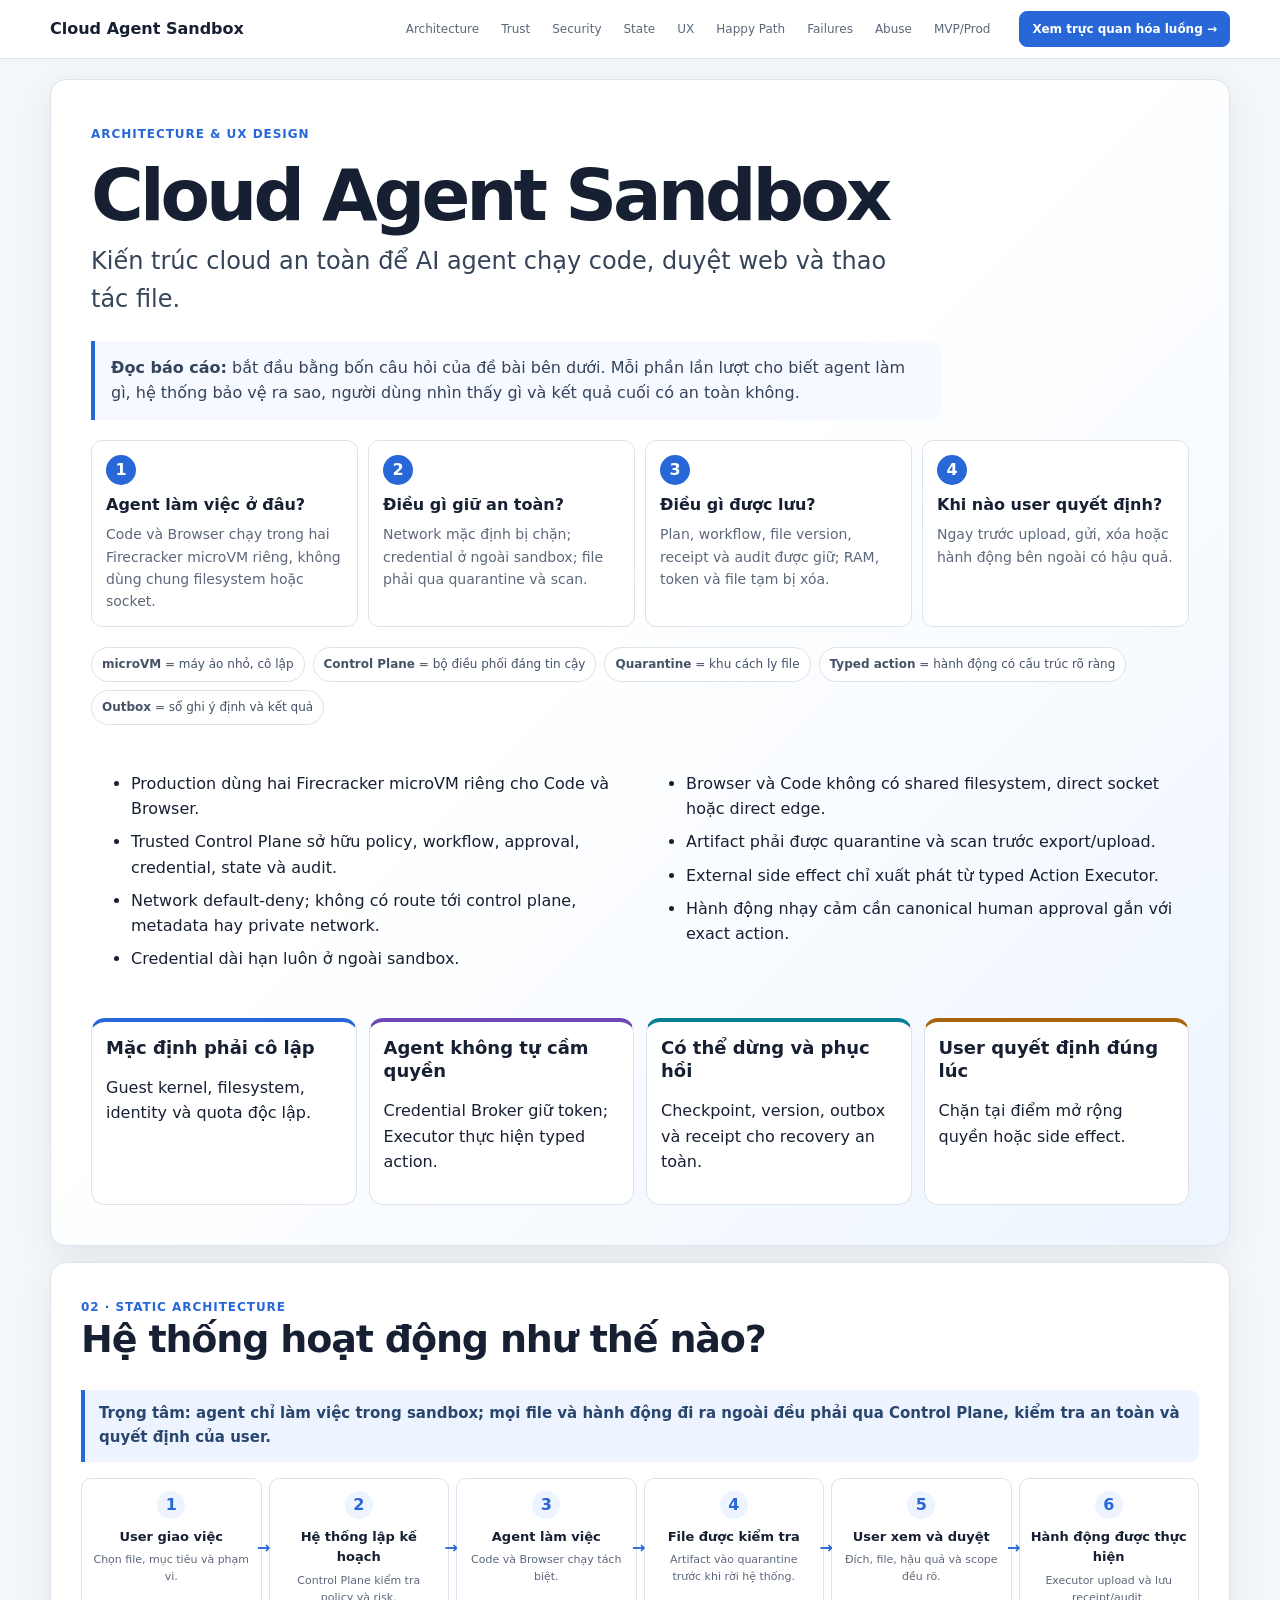
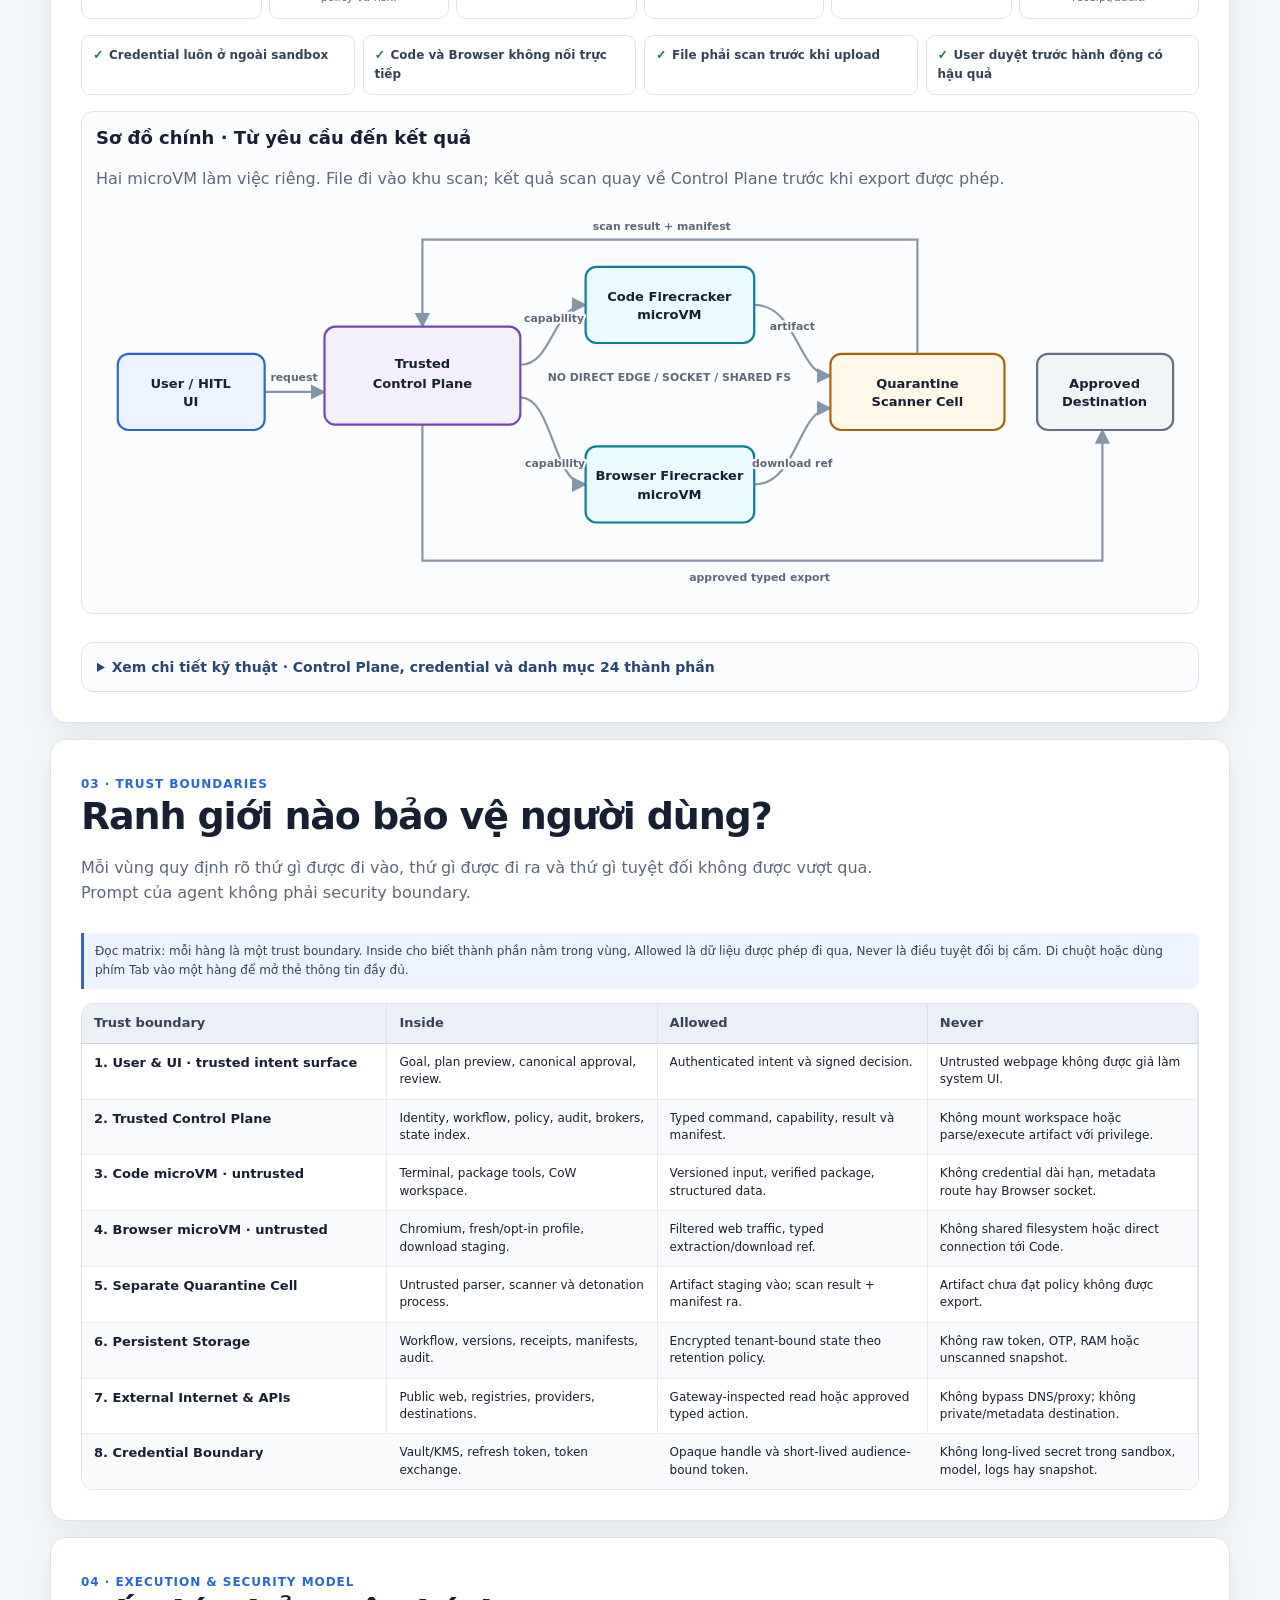
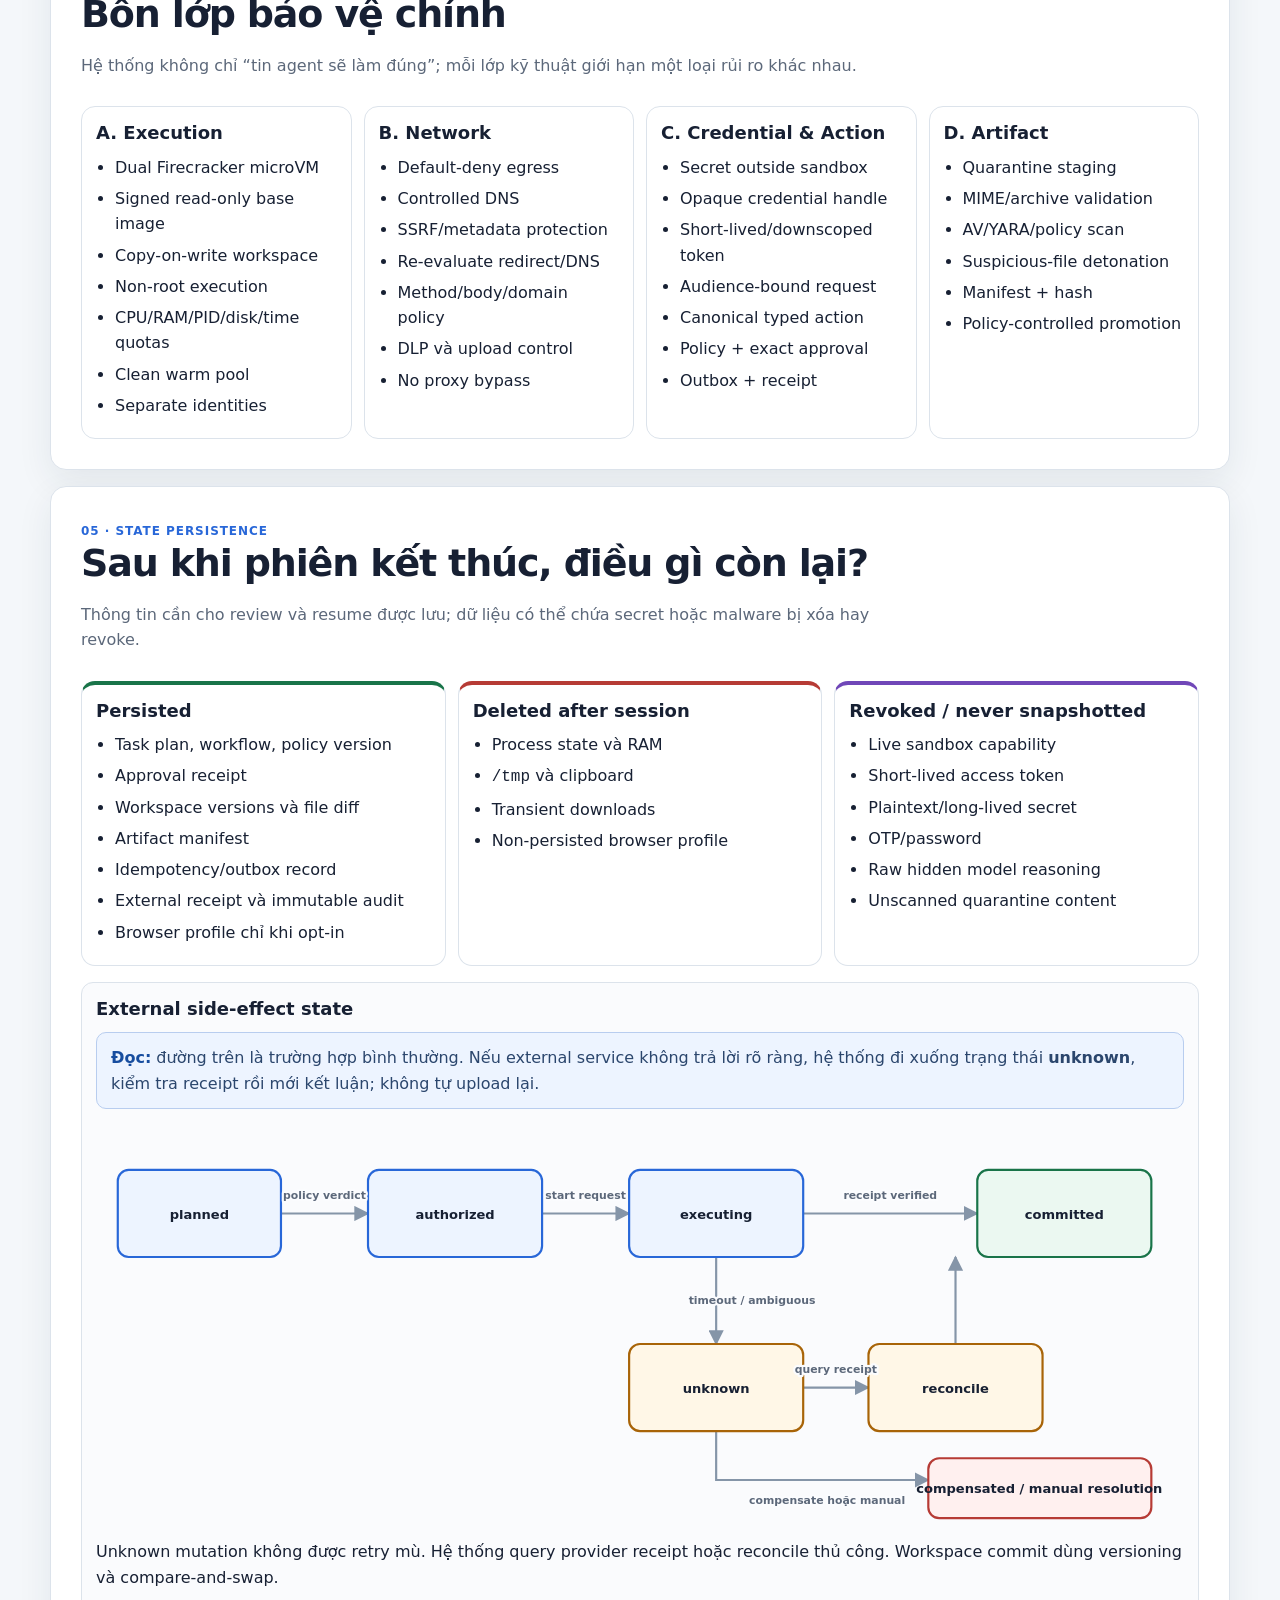
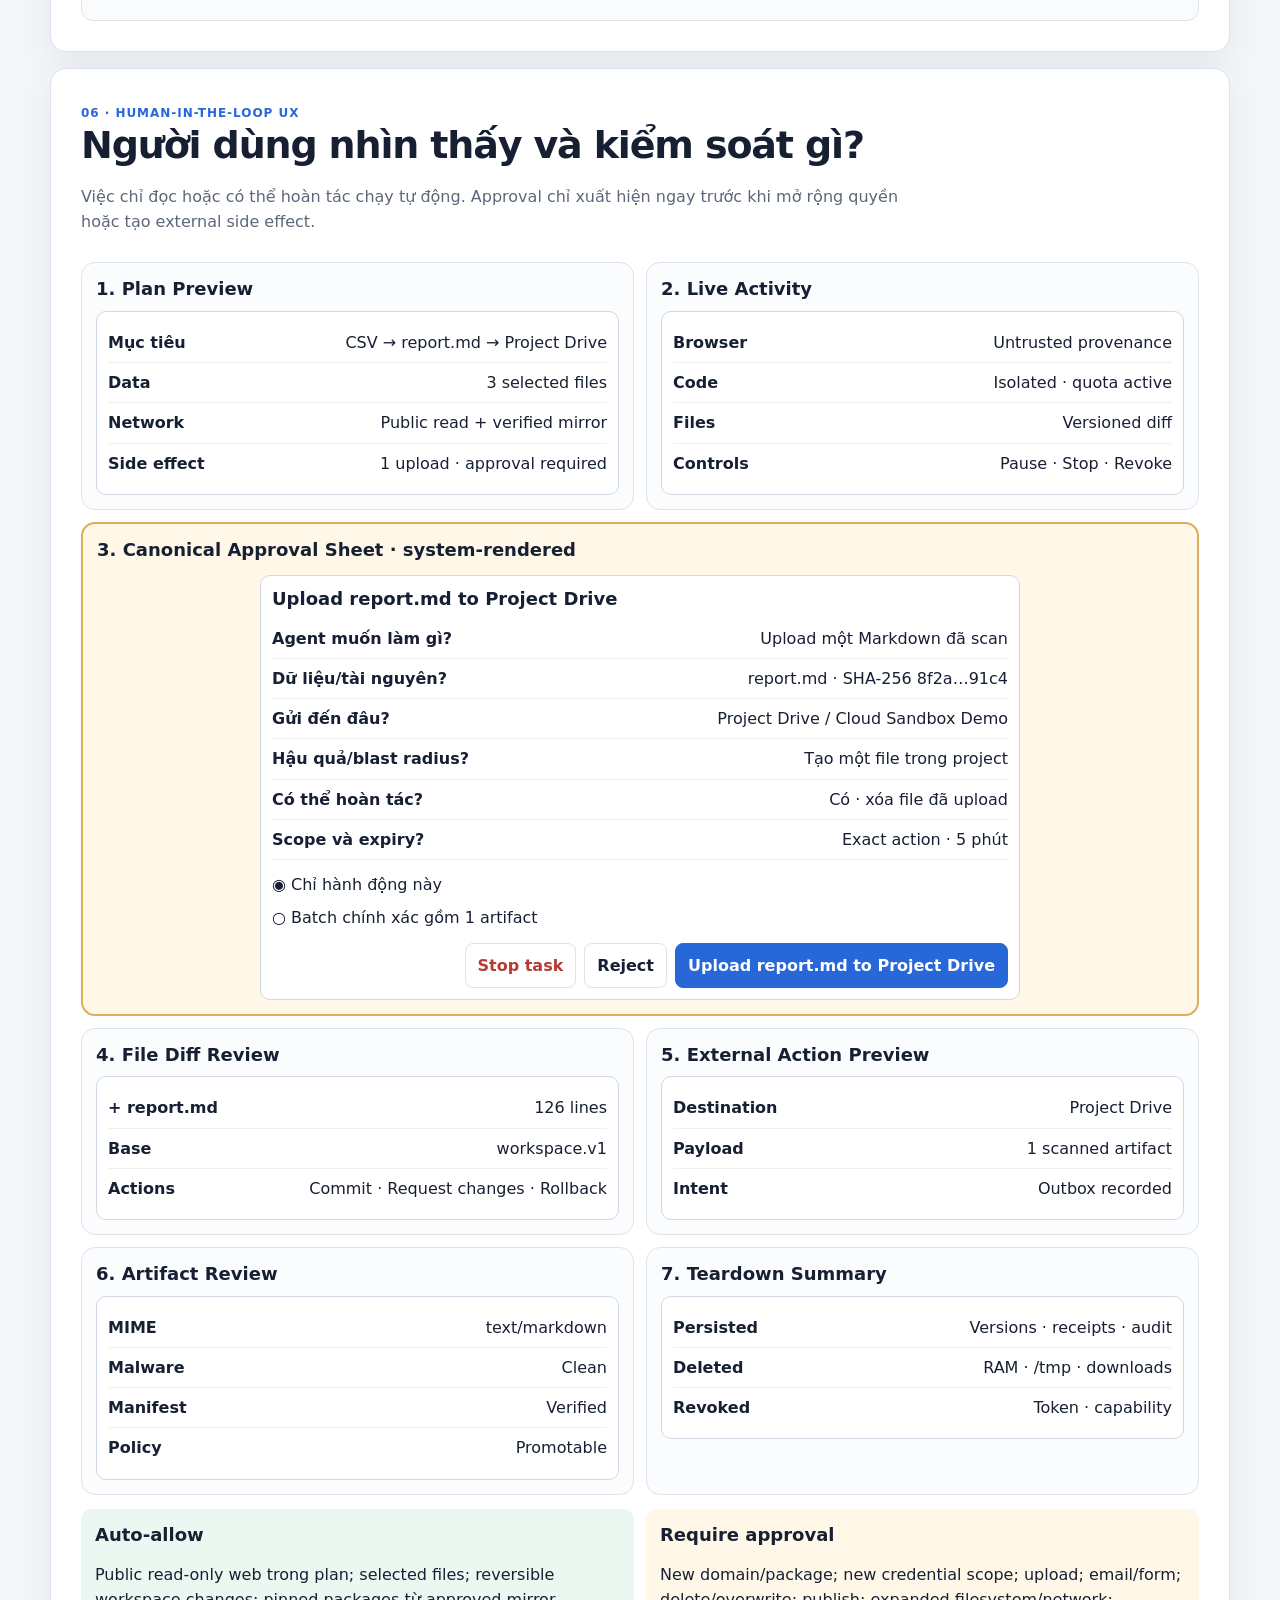
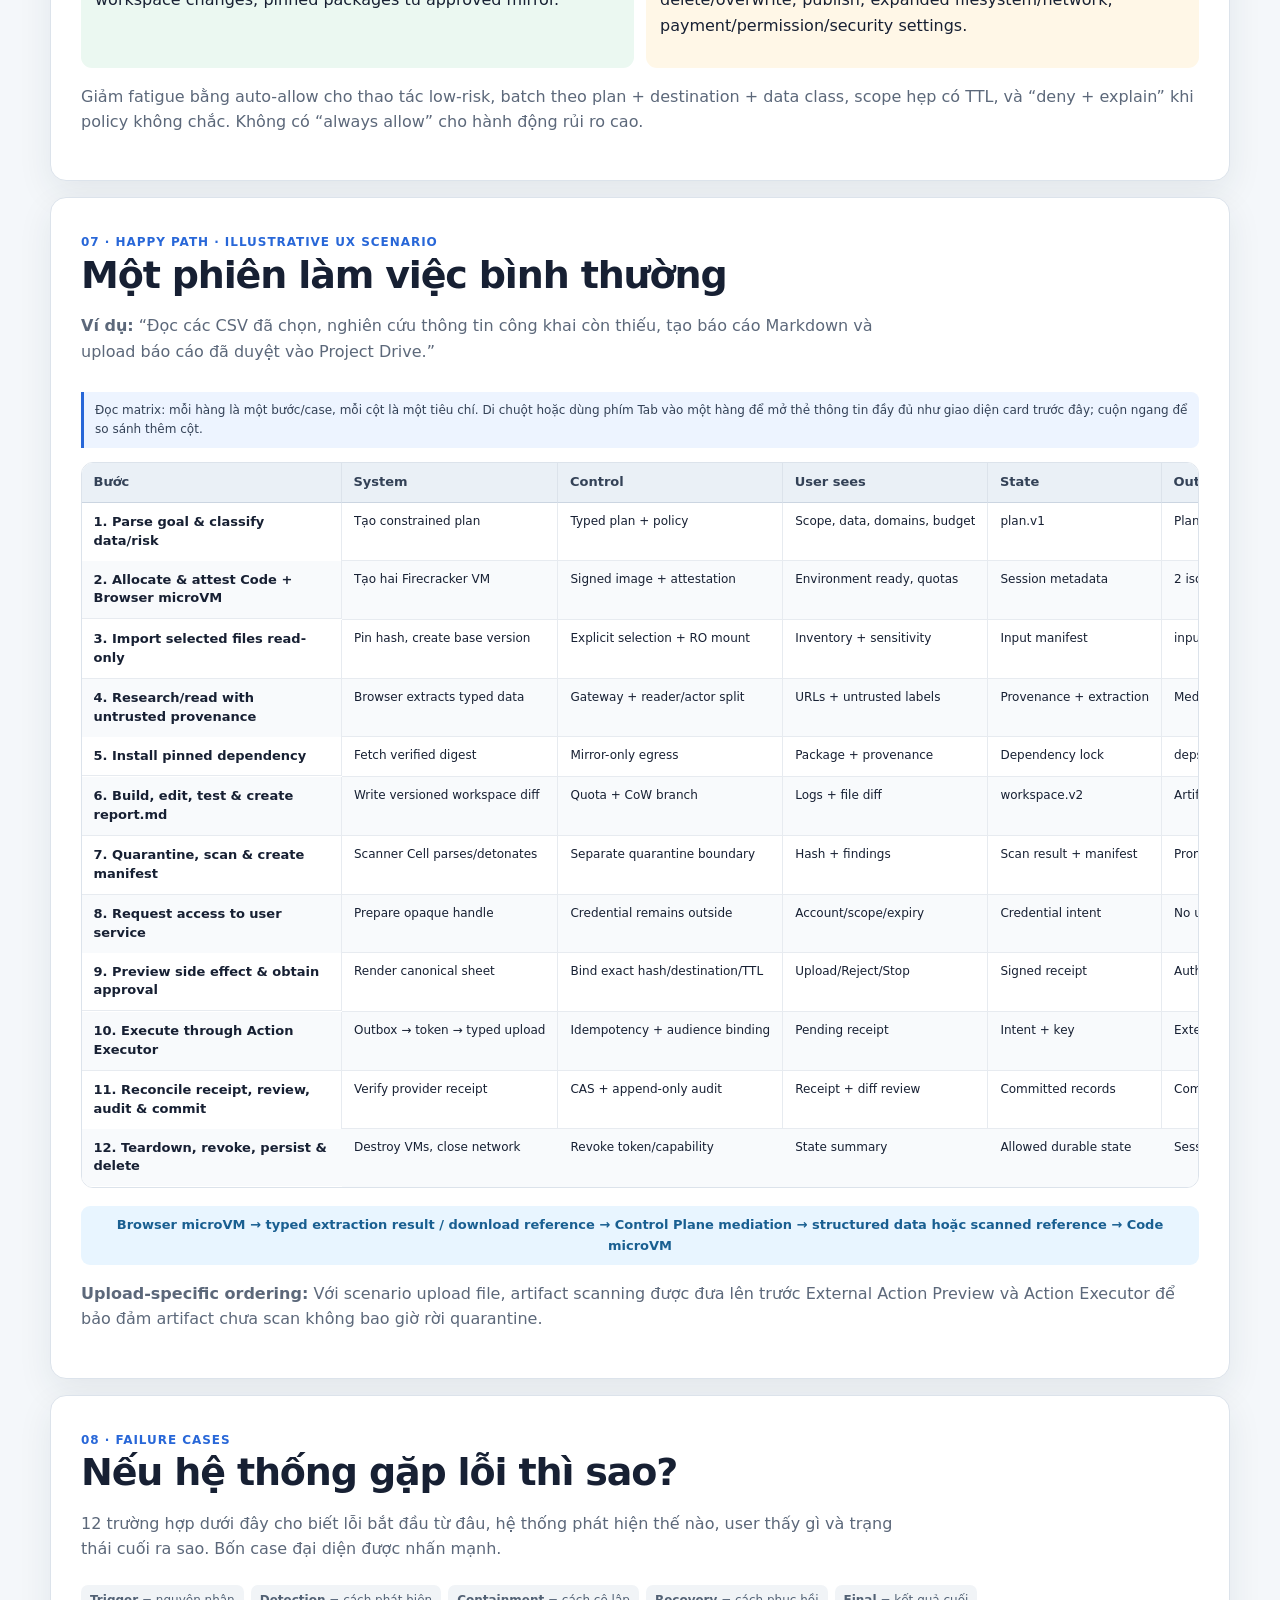
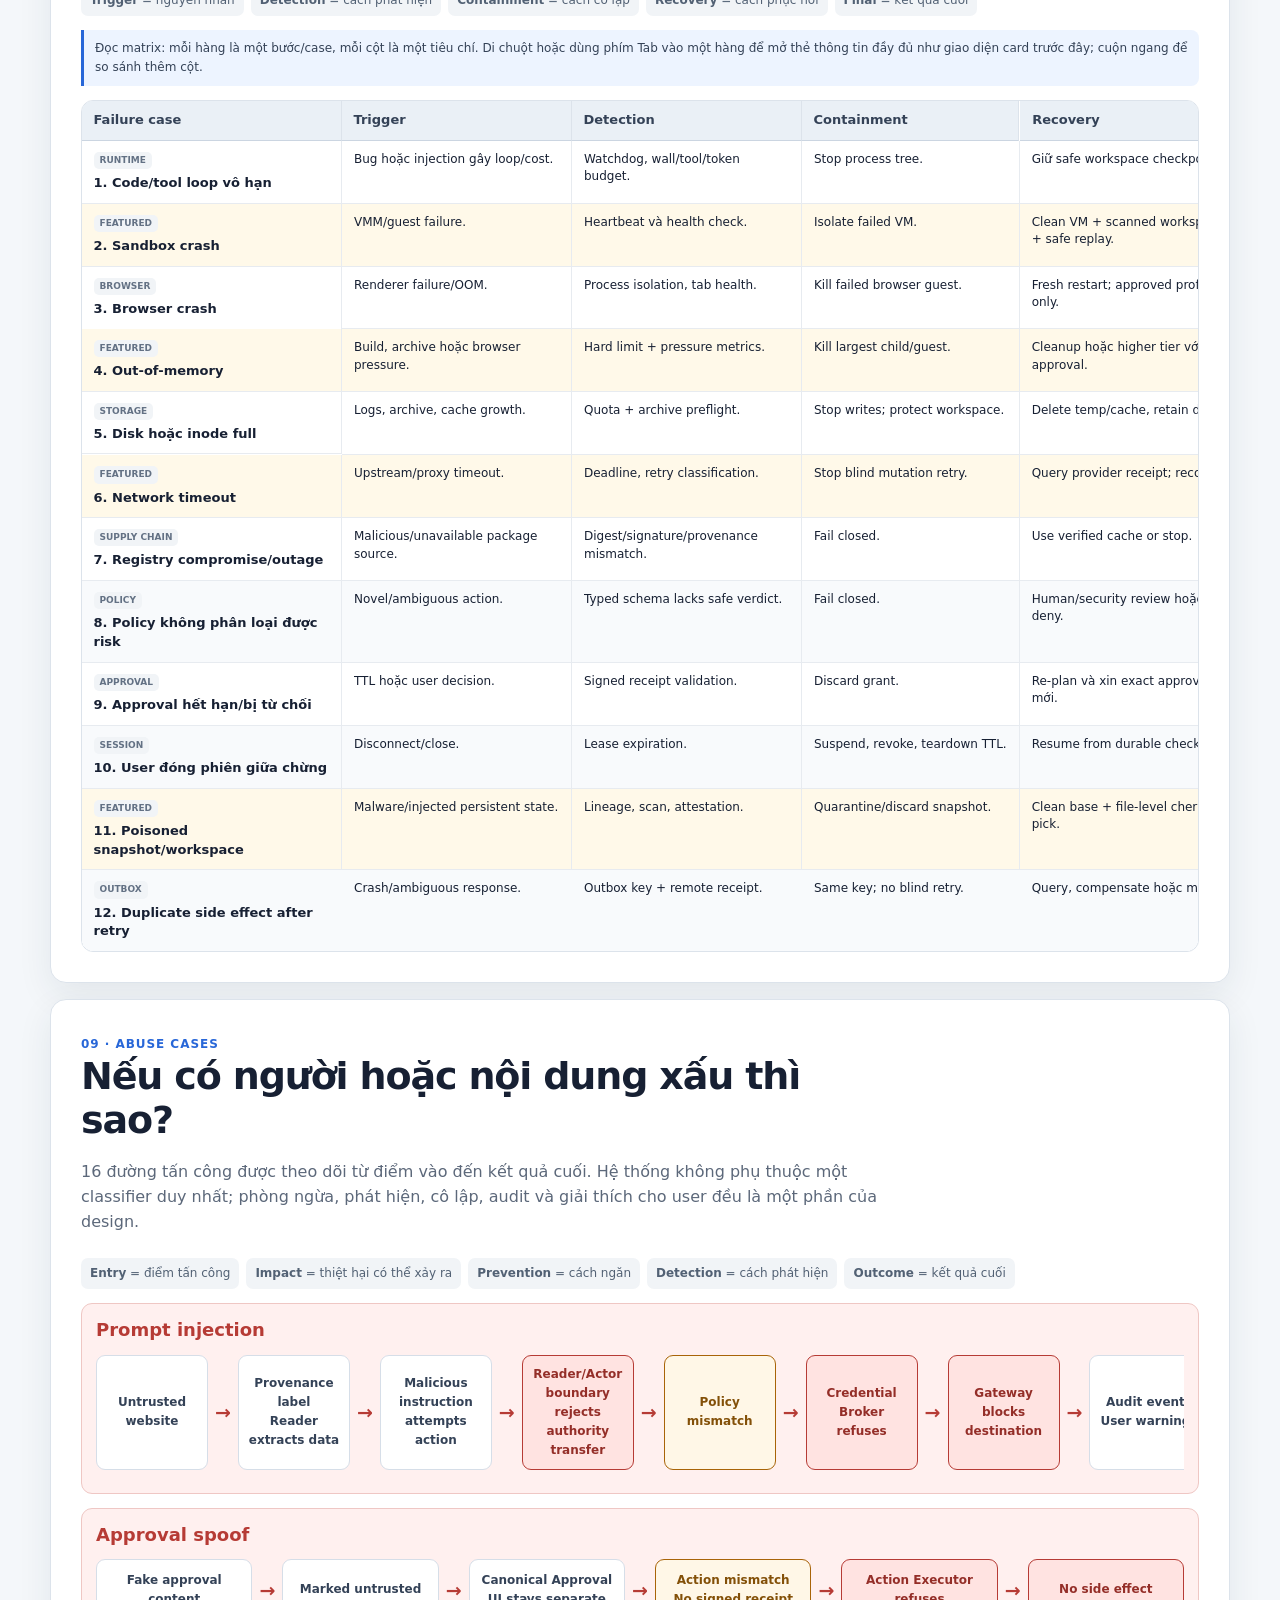
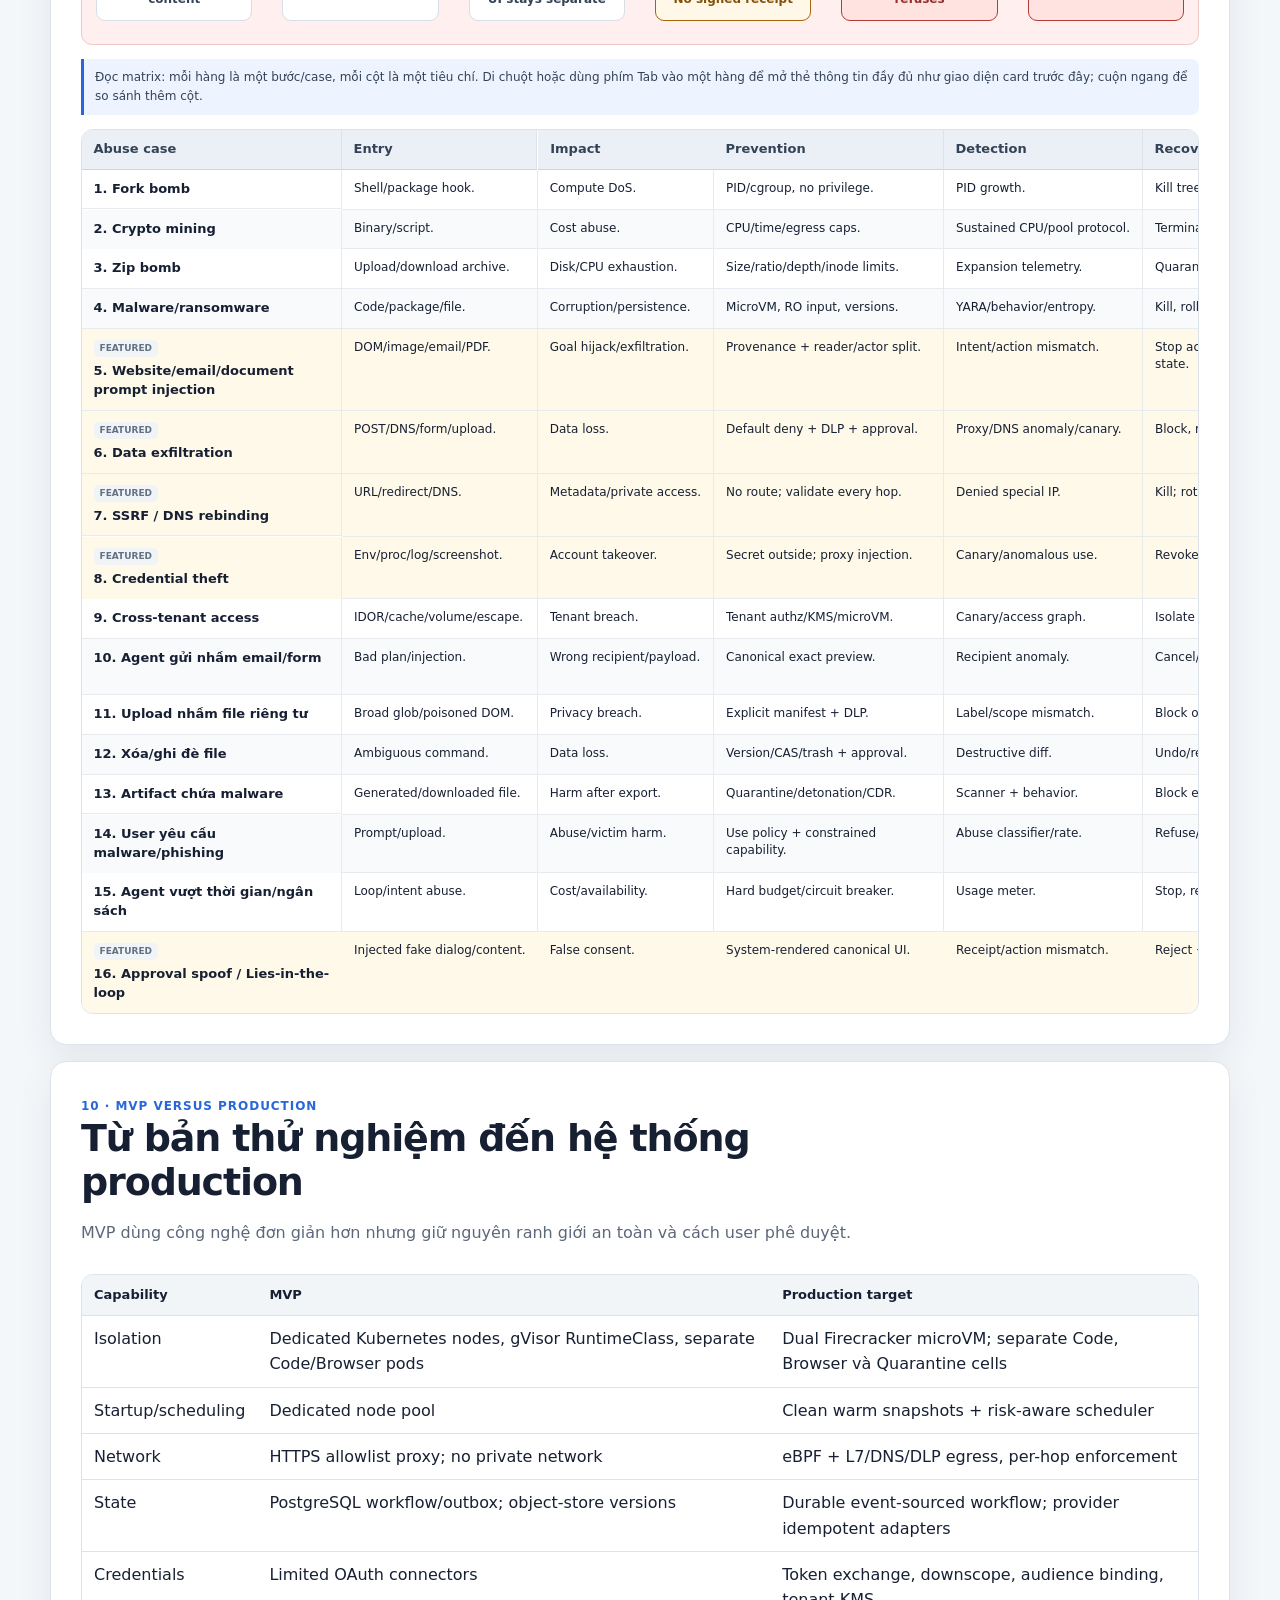
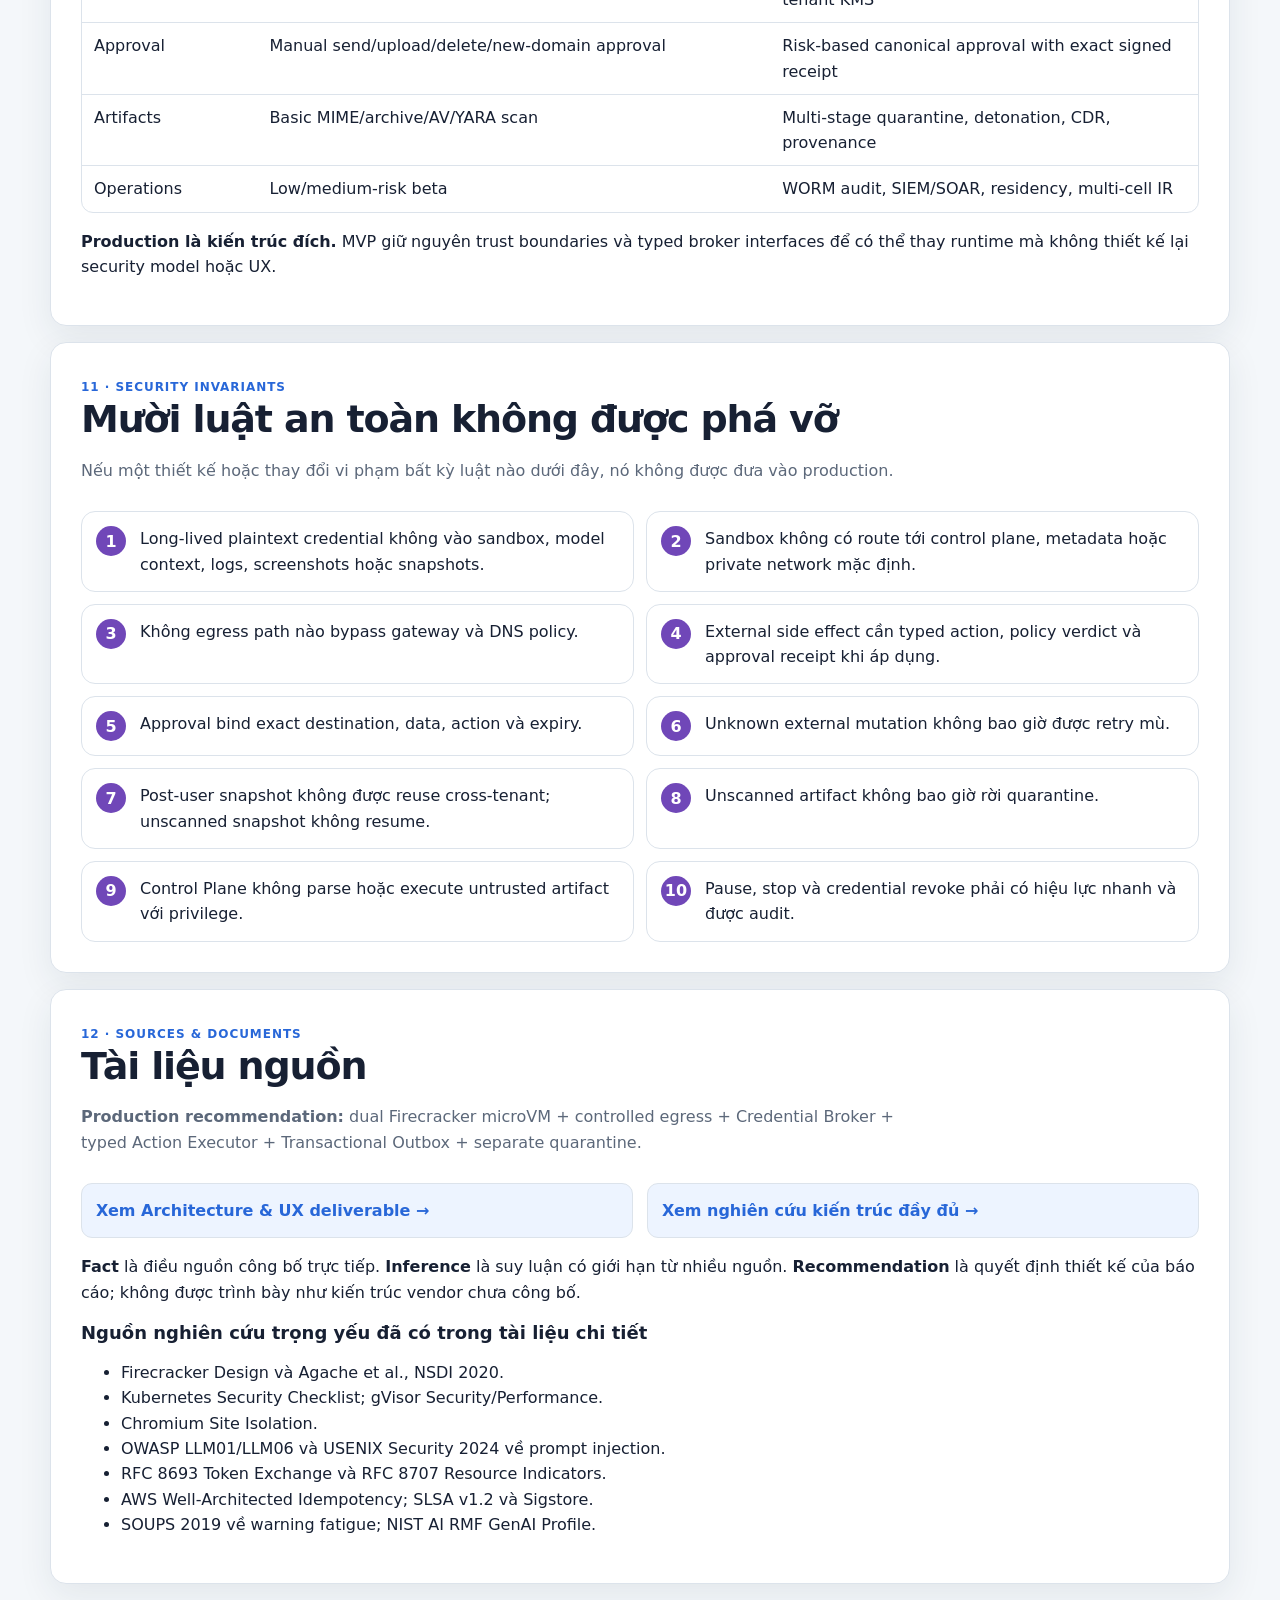
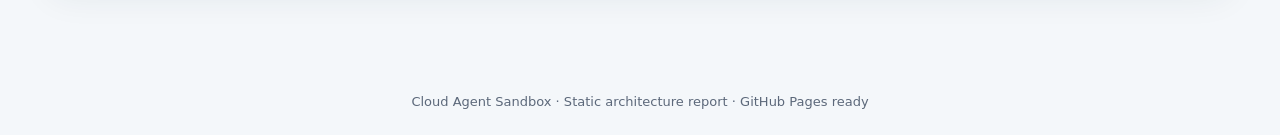
<file: index.html>
<!DOCTYPE html>
<html lang="vi">
<head>
  <meta charset="utf-8">
  <meta name="viewport" content="width=device-width,initial-scale=1">
  <meta name="description" content="Architecture và UX design tĩnh cho Cloud Agent Sandbox.">
  <title>Cloud Agent Sandbox — Architecture &amp; UX Report</title>
  <style>
    :root{--ink:#172033;--muted:#5c687a;--line:#dce3eb;--paper:#fff;--bg:#f4f7fa;--blue:#2867d8;--blue-bg:#edf4ff;--cyan:#087f94;--cyan-bg:#eafafd;--violet:#7047b8;--violet-bg:#f4effd;--amber:#a86408;--amber-bg:#fff7e7;--red:#b63b35;--red-bg:#fff0ef;--green:#197449;--green-bg:#ebf8f1;--gray:#637184;--gray-bg:#f1f4f7;--radius:14px;--shadow:0 12px 35px rgba(30,47,67,.08)}
    *{box-sizing:border-box}
    html{scroll-behavior:smooth}
    body{margin:0;background:var(--bg);color:var(--ink);font:16px/1.58 system-ui,-apple-system,"Segoe UI",sans-serif;overflow-x:hidden}
    a{color:var(--blue)}
    button{font:inherit}
    .wrap{width:min(1180px,calc(100% - 40px));margin:auto}
    .topbar{position:sticky;z-index:20;top:0;border-bottom:1px solid var(--line);background:rgba(255,255,255,.95);backdrop-filter:blur(10px)}
    .topbar .wrap{display:flex;align-items:center;gap:20px;min-height:58px}
    .brand{margin-right:auto;color:var(--ink);font-weight:800;text-decoration:none}
    .toc{display:flex;gap:4px;overflow:auto;white-space:nowrap;scrollbar-width:none}
    .toc a{padding:7px 9px;border-radius:7px;color:var(--muted);font-size:12px;text-decoration:none}
    .toc a:hover{background:var(--blue-bg);color:var(--blue)}
    .flow-view{flex:none;padding:8px 12px;border:1px solid var(--blue);border-radius:8px;background:var(--blue);color:#fff;font-size:12px;font-weight:800;text-decoration:none;white-space:nowrap}
    .flow-view:hover{background:#1f56b8}
    .flow-view:focus-visible{outline:3px solid rgba(40,103,216,.25);outline-offset:2px}
    .print{flex:none;padding:8px 12px;border:1px solid var(--blue);border-radius:8px;background:var(--blue);color:#fff;font-weight:700;cursor:pointer}
    main{padding-bottom:70px}
    section{scroll-margin-top:76px;margin:16px auto;padding:30px;border:1px solid var(--line);border-radius:16px;background:var(--paper);box-shadow:var(--shadow)}
    .hero{margin-top:20px;padding:40px;background:linear-gradient(135deg,#fff 45%,#edf5ff)}
    .eyebrow,.pill{display:inline-block;color:var(--blue);font-size:12px;font-weight:800;letter-spacing:.08em;text-transform:uppercase}
    h1{max-width:850px;margin:14px 0 12px;font-size:clamp(40px,7vw,72px);line-height:1;letter-spacing:-.055em}
    .lead{max-width:800px;margin:0;color:#36445a;font-size:clamp(18px,2vw,24px)}
    .audience-note{max-width:850px;margin:22px 0 0;padding:14px 16px;border-left:4px solid var(--blue);border-radius:0 10px 10px 0;background:#f6f9ff;color:#34445b}
    .assignment-map{display:grid;grid-template-columns:repeat(4,1fr);gap:10px;margin:20px 0}
    .assignment-card{padding:14px;border:1px solid var(--line);border-radius:11px;background:#fff}
    .assignment-card span{display:grid;place-items:center;width:30px;height:30px;margin-bottom:10px;border-radius:50%;background:var(--blue);color:#fff;font-weight:900}
    .assignment-card h3{font-size:16px}.assignment-card p{margin:0;color:var(--muted);font-size:14px}
    .glossary{display:flex;flex-wrap:wrap;gap:8px;margin-top:18px}
    .glossary span{padding:7px 10px;border:1px solid var(--line);border-radius:999px;background:#fff;color:#455268;font-size:12px}
    h2{margin:0 0 8px;font-size:clamp(27px,4vw,38px);line-height:1.15;letter-spacing:-.03em}
    h3{margin:0 0 8px;font-size:18px;line-height:1.3}
    h4{margin:0 0 6px;font-size:15px}
    .section-head{max-width:820px;margin-bottom:28px}
    .section-head p,.muted{color:var(--muted)}
    .summary,.principles,.four-grid,.three-grid,.ux-grid,.case-grid,.invariant-grid,.boundary-grid{display:grid;gap:12px}
    .summary{grid-template-columns:repeat(2,1fr);margin:22px 0}
    .summary li{margin:8px 0}
    .principles,.four-grid{grid-template-columns:repeat(4,1fr)}
    .principle,.info-card,.state-card,.ux-card,.case,.invariant,.boundary{border:1px solid var(--line);border-radius:var(--radius);background:#fff}
    .principle,.info-card,.state-card,.ux-card,.case,.invariant{padding:14px}
    .principle{border-top:4px solid var(--blue)}
    .principle:nth-child(2){border-top-color:var(--violet)} .principle:nth-child(3){border-top-color:var(--cyan)} .principle:nth-child(4){border-top-color:var(--amber)}
    .legend{display:flex;flex-wrap:wrap;gap:10px;margin:14px 0 18px;padding:9px 12px;border:1px solid var(--line);border-radius:10px;background:#fafbfd;font-size:13px}
    .legend i{display:inline-block;width:10px;height:10px;margin-right:6px;border-radius:50%;background:var(--c)}
    .legend .blue{--c:var(--blue)}.legend .cyan{--c:var(--cyan)}.legend .violet{--c:var(--violet)}.legend .amber{--c:var(--amber)}.legend .red{--c:var(--red)}.legend .green{--c:var(--green)}.legend .gray{--c:var(--gray)}
    .plain-story{display:grid;grid-template-columns:repeat(6,1fr);gap:7px;margin:16px 0}
    .story-card{position:relative;padding:12px 10px;border:1px solid var(--line);border-radius:10px;background:#fff;text-align:center}
    .story-card:not(:last-child)::after{content:"→";position:absolute;z-index:2;right:-10px;top:50%;transform:translateY(-50%);color:var(--blue);font-weight:900}
    .story-card b{display:grid;place-items:center;width:28px;height:28px;margin:0 auto 8px;border-radius:50%;background:var(--blue-bg);color:var(--blue)}
    .story-card strong{display:block;font-size:13px}.story-card small{display:block;margin-top:4px;color:var(--muted);font-size:11px}
    .remember{margin:12px 0;padding:12px 14px;border:1px solid #b8cdef;border-radius:10px;background:var(--blue-bg);color:#2b466d}
    .remember strong{color:#174d9f}
    .architecture-one-line{margin:0 0 14px;padding:12px 14px;border-left:4px solid var(--blue);border-radius:0 9px 9px 0;background:var(--blue-bg);color:#29466e;font-size:15px;font-weight:750}
    .architecture-rules{display:grid;grid-template-columns:repeat(4,1fr);gap:8px;margin:12px 0 16px}
    .architecture-rule{padding:10px 11px;border:1px solid var(--line);border-radius:9px;background:#fff;color:#344257;font-size:12px;font-weight:750}
    .architecture-rule::before{content:"✓";margin-right:6px;color:var(--green);font-weight:950}
    .architecture-primary{border-color:#b7c9e3;background:#fff}
    .arch-details{margin-top:14px;border:1px solid var(--line);border-radius:12px;background:#fafbfd}
    .arch-details summary{padding:13px 15px;color:#29466e;font-size:14px;font-weight:850;cursor:pointer;list-style-position:inside}
    .arch-details summary:hover{background:var(--blue-bg)}
    .arch-details[open] summary{border-bottom:1px solid var(--line);background:var(--blue-bg)}
    .arch-details-body{padding:14px}
    .arch-details-intro{margin:0 0 10px;color:var(--muted);font-size:13px}
    .tech-label,.inventory-title{margin:20px 0 10px;padding-top:14px;border-top:1px solid var(--line)}
    .architecture{display:grid;gap:14px}
    .diagram-grid{display:grid;grid-template-columns:1fr;gap:12px;min-width:0}
    .diagram-card{max-width:100%;min-width:0;padding:14px;border:1px solid var(--line);border-radius:12px;background:#fbfcfe;overflow-x:auto;break-inside:avoid}
    .diagram-card h3{margin-bottom:12px}
    .arch-svg,.state-svg{display:block;width:100%;height:auto;overflow:visible}
    .arch-svg .edge,.state-svg .edge{fill:none;stroke:#8595a8;stroke-width:2}
    .overview-svg .edge{marker-end:url(#arrow-overview)}
    .control-svg .edge{marker-end:url(#arrow-control)}
    .credential-svg .edge{marker-end:url(#arrow-credential)}
    .state-svg .edge{marker-end:url(#arrow-state)}
    .arch-svg .edge.dashed{stroke-dasharray:6 5}
    .arch-svg .edge.blocked{stroke:var(--red)}
    .arch-svg .svg-box,.state-svg .svg-box{stroke-width:2;rx:10}
    .arch-svg .system{fill:var(--blue-bg);stroke:var(--blue)}
    .arch-svg .infra{fill:var(--cyan-bg);stroke:var(--cyan)}
    .arch-svg .security{fill:var(--violet-bg);stroke:var(--violet)}
    .arch-svg .approval-node{fill:var(--amber-bg);stroke:var(--amber)}
    .arch-svg .external{fill:var(--gray-bg);stroke:var(--gray)}
    .arch-svg .verified{fill:var(--green-bg);stroke:var(--green)}
    .arch-svg text,.state-svg text{fill:var(--ink);font:700 12px system-ui,-apple-system,"Segoe UI",sans-serif;text-anchor:middle}
    .arch-svg .edge-label,.state-svg .edge-label{fill:var(--muted);stroke:#fbfcfe;stroke-width:4px;stroke-linejoin:round;paint-order:stroke fill;font-size:10px;font-weight:650;pointer-events:none}
    .architecture-inventory{display:grid;gap:10px;padding-top:6px}
    .trust-map{display:grid;gap:8px;padding-top:4px}
    .trust-map .zone{margin:0}
    .trust-control-groups{display:grid;grid-template-columns:repeat(4,1fr);gap:9px}
    .trust-group{padding:9px;border:1px dashed #b9a4dd;border-radius:10px;background:rgba(255,255,255,.58)}
    .trust-group-title{display:block;margin-bottom:7px;color:#5b3a91;font-size:10px;font-weight:900;letter-spacing:.05em;text-transform:uppercase}
    .trust-group .nodes{grid-template-columns:1fr;gap:6px}
    .trust-group .node{min-height:48px;padding:7px 8px;font-size:12px}
    .trust-connector{display:grid;justify-items:center;gap:2px;min-height:34px;color:#526174;font-size:11px;font-weight:800;text-align:center}
    .trust-connector::before{content:"";width:2px;height:15px;background:#8595a8}
    .trust-connector::after{content:"▼";margin-top:-5px;color:#8595a8;font-size:11px;line-height:1}
    .trust-execution{display:grid;grid-template-columns:minmax(0,1fr) minmax(230px,.75fr) minmax(0,1fr);gap:10px;align-items:stretch}
    .trust-execution .zone{height:100%}
    .trust-execution .nodes{grid-template-columns:1fr}
    .mediation-bridge{display:grid;place-content:center;padding:12px;border:1px dashed var(--blue);border-radius:12px;background:var(--blue-bg);color:#245187;text-align:center}
    .mediation-bridge strong{font-size:12px}
    .mediation-bridge span{margin-top:5px;font-size:10px}
    .mediation-bridge .blocked-link{color:var(--red);font-weight:850}
    .trust-bottom{display:grid;grid-template-columns:.8fr 1.2fr;gap:10px}
    .trust-bottom .nodes{grid-template-columns:repeat(2,minmax(0,1fr))}
    .trust-bottom .external-zone .node:last-child{grid-column:1/-1}
    .trust-map-note{padding:9px 11px;border-radius:9px;background:var(--green-bg);color:#216344;font-size:11px;font-weight:750;text-align:center}
    .zone{position:relative;padding:34px 12px 12px;border:2px solid var(--zone);border-radius:14px;background:var(--zone-bg)}
    .zone-title{position:absolute;top:10px;left:14px;color:var(--zone-text);font-size:12px;font-weight:850;letter-spacing:.06em;text-transform:uppercase}
    .nodes{display:grid;grid-template-columns:repeat(4,minmax(0,1fr));gap:8px}
    .node{display:grid;align-content:center;min-height:64px;padding:9px;border:1px solid #cbd6e3;border-radius:9px;background:#fff;box-shadow:0 3px 10px rgba(27,45,68,.06);font-size:13px;font-weight:800;text-align:center}
    .node.blue{border-color:#91b4ef;background:var(--blue-bg);color:#194eaa}
    .node.cyan{border-color:#75c6d3;background:var(--cyan-bg);color:#096f80}
    .node.violet{border-color:#ae91dd;background:var(--violet-bg);color:#59359b}
    .node.amber{border-color:#e1b05e;background:var(--amber-bg);color:#8e5709}
    .node.green{border-color:#78bf9b;background:var(--green-bg);color:#12643d}
    .node.gray{border-color:#aeb9c6;background:var(--gray-bg);color:#526174}
    .node small{display:block;margin-top:3px;color:var(--muted);font-size:11px;font-weight:500}
    .user-zone{--zone:#86aef1;--zone-bg:var(--blue-bg);--zone-text:var(--blue)}
    .control-zone{--zone:#ad90dd;--zone-bg:var(--violet-bg);--zone-text:var(--violet)}
    .data-row{display:grid;grid-template-columns:1fr 1fr;gap:10px}
    .code-zone,.browser-zone{--zone:#70c6d3;--zone-bg:var(--cyan-bg);--zone-text:var(--cyan)}
    .quarantine-zone{--zone:#e4ae53;--zone-bg:var(--amber-bg);--zone-text:var(--amber)}
    .persist-zone{--zone:#98a7b8;--zone-bg:var(--gray-bg);--zone-text:var(--gray)}
    .external-zone{--zone:#b2bcc8;--zone-bg:#f8f9fb;--zone-text:var(--gray)}
    .credential-zone{margin-top:8px;padding:8px;border:2px dashed var(--violet);border-radius:9px;background:#fff;color:var(--violet);font-size:12px;text-align:center}
    .flow-note{padding:9px;border-radius:9px;background:#e8f5ff;color:#195f91;font-size:13px;font-weight:750;text-align:center}
    .flow-note.warn{background:var(--amber-bg);color:var(--amber)}
    .flow-note.ok{background:var(--green-bg);color:var(--green)}
    .flow-note.spaced{margin-top:18px}
    .boundary-grid{grid-template-columns:repeat(2,1fr)}
    .boundary{overflow:hidden}
    .boundary h3{padding:11px 13px;background:var(--gray-bg)}
    .boundary dl,.case dl{margin:0}
    .boundary dl{padding:10px 13px}
    dt{margin-top:8px;color:var(--muted);font-size:11px;font-weight:800;letter-spacing:.04em;text-transform:uppercase}
    dd{margin:2px 0 0}
    .info-card ul,.state-card ul{margin:10px 0 0;padding-left:19px}
    .info-card li,.state-card li{margin:6px 0}
    .three-grid{grid-template-columns:repeat(3,1fr)}
    .state-card.persist{border-top:4px solid var(--green)} .state-card.delete{border-top:4px solid var(--red)} .state-card.revoke{border-top:4px solid var(--violet)}
    .state-machine{margin-top:16px;padding:14px;border:1px solid var(--line);border-radius:12px;background:#fafbfd}
    .state-svg .normal-state{fill:var(--blue-bg);stroke:var(--blue)}
    .state-svg .unknown-state{fill:var(--amber-bg);stroke:var(--amber)}
    .state-svg .success-state{fill:var(--green-bg);stroke:var(--green)}
    .state-svg .manual-state{fill:var(--red-bg);stroke:var(--red)}
    .ux-grid{grid-template-columns:repeat(2,1fr)}
    .ux-card{background:#fbfcfe}
    .wire{margin-top:10px;padding:11px;border:1px solid #cfd8e3;border-radius:10px;background:#fff}
    .wire-row{display:flex;justify-content:space-between;gap:14px;padding:7px 0;border-bottom:1px solid #edf0f3}
    .wire-row:last-child{border:0}
    .approval{grid-column:span 2;border:2px solid #dfad58;background:var(--amber-bg)}
    .approval .wire{max-width:760px;margin:14px auto 0}
    .choices{display:grid;gap:8px;margin:12px 0}
    .buttons{display:flex;flex-wrap:wrap;justify-content:flex-end;gap:8px}
    .btn{padding:9px 12px;border:1px solid var(--line);border-radius:8px;background:#fff;font-weight:750}
    .btn.primary{border-color:var(--blue);background:var(--blue);color:#fff}
    .btn.danger{color:var(--red)}
    .policy-grid{display:grid;grid-template-columns:1fr 1fr;gap:12px;margin-top:14px}
    .policy-box{padding:14px;border-radius:11px;background:var(--green-bg)} .policy-box.approve{background:var(--amber-bg)}
    .timeline{position:relative;display:grid;gap:10px;margin-top:18px}
    .step{display:grid;grid-template-columns:52px 1fr;gap:11px}
    .step-no{display:grid;place-items:center;align-self:start;width:45px;height:45px;border-radius:50%;background:var(--blue);color:#fff;font-weight:900}
    .step-body{padding:14px;border:1px solid var(--line);border-radius:11px;background:#fff}
    .step-body h3{color:var(--blue)}
    .step-meta{display:grid;grid-template-columns:repeat(5,1fr);gap:7px;margin-top:9px}
    .step-meta div{padding:7px;border-radius:7px;background:#f6f8fa;font-size:12px}
    .step-meta b{display:block;color:var(--muted);font-size:10px;text-transform:uppercase}
    .case-grid{grid-template-columns:repeat(2,1fr)}
    .case{position:relative}
    .case h3{padding-right:70px}
    .tag{position:absolute;top:13px;right:13px;padding:4px 7px;border-radius:6px;background:var(--gray-bg);color:var(--gray);font-size:10px;font-weight:850;text-transform:uppercase}
    .case dl{display:grid;grid-template-columns:repeat(2,1fr);gap:0 14px}
    .case dt,.case dd{margin:0;padding:6px 0;border-bottom:1px solid #edf0f3}
    .case dt{color:#5e6c80}.case dd{font-size:13px}
    .case dt:last-of-type,.case dd:last-child{border-bottom:0}
    .case.emphasis{border:2px solid var(--amber);background:#fffdfa}
    .case.threat{border-left:4px solid var(--red)}
    .static-flow{margin:14px 0;padding:14px;border:1px solid #efc7c4;border-radius:11px;background:var(--red-bg)}
    .static-flow h3{color:var(--red)}
    .field-guide{display:flex;flex-wrap:wrap;gap:7px;margin:-4px 0 14px}
    .field-guide span{padding:6px 9px;border-radius:7px;background:var(--gray-bg);color:#526174;font-size:12px}
    .flow-track{display:flex;align-items:stretch;gap:7px;overflow-x:auto;padding:5px 0 9px}
    .flow-step{display:grid;place-items:center;flex:1 0 112px;min-height:62px;padding:9px;border:1px solid #d6dee8;border-radius:9px;background:#fff;color:#344257;font-size:12px;font-weight:750;text-align:center}
    .flow-step.reject{border-color:var(--red);background:#ffe3e1;color:#942e28}
    .flow-step.block{border-color:var(--amber);background:var(--amber-bg);color:#835008}
    .flow-arrow{align-self:center;flex:0 0 auto;color:var(--red);font-size:19px;font-weight:900}
    .compare{width:100%;border-collapse:collapse}
    .table-wrap{overflow-x:auto;border:1px solid var(--line);border-radius:12px}
    th,td{padding:10px 12px;border-bottom:1px solid var(--line);vertical-align:top;text-align:left}
    th{background:#f2f5f8;font-size:13px}
    tr:last-child td{border:0}
    .matrix-wrap{position:relative;overflow-x:auto;margin-top:14px;border:1px solid var(--line);border-radius:12px;background:#fff}
    .matrix-table{width:max-content;min-width:100%;border-collapse:separate;border-spacing:0;font-size:12px;line-height:1.45}
    .matrix-table th{position:sticky;z-index:2;top:0;min-width:155px;padding:10px 12px;border-right:1px solid var(--line);border-bottom:1px solid #cbd5e1;background:#eaf0f6;color:#344257;white-space:nowrap}
    .matrix-table td{min-width:155px;max-width:230px;padding:10px 12px;border-right:1px solid #e7ebf0;border-bottom:1px solid #e7ebf0}
    .matrix-table th:first-child,.matrix-table td:first-child{position:sticky;z-index:1;left:0;min-width:230px;max-width:260px;background:#fff}
    .matrix-table th:first-child{z-index:3;background:#eaf0f6}
    .matrix-table tbody tr:nth-child(even) td{background:#f8fafc}
    .matrix-table tbody tr:nth-child(even) td:first-child{background:#f8fafc}
    .matrix-table tbody tr.featured-row td{background:#fff9e9}
    .matrix-table tbody tr.featured-row td:first-child{background:#fff9e9}
    .matrix-case-title{display:block;color:var(--ink);font-size:13px;font-weight:850}
    .matrix-case-tag{display:inline-block;margin-bottom:5px;padding:2px 6px;border-radius:5px;background:var(--gray-bg);color:var(--gray);font-size:9px;font-weight:850;text-transform:uppercase}
    .matrix-cell-text{display:-webkit-box;overflow:hidden;-webkit-box-orient:vertical;-webkit-line-clamp:3;line-clamp:3}
    .matrix-table tbody tr{cursor:help}
    .matrix-table tbody tr:hover td,.matrix-table tbody tr:focus td{background:var(--blue-bg);outline:1px solid rgba(40,103,216,.22);outline-offset:-1px}
    .matrix-table tbody tr:hover td:first-child,.matrix-table tbody tr:focus td:first-child{background:var(--blue-bg)}
    .matrix-hint{margin:8px 0 10px;padding:9px 11px;border-left:3px solid var(--blue);border-radius:0 8px 8px 0;background:var(--blue-bg);color:#344257;font-size:12px}
    .matrix-row-card{position:fixed;z-index:1000;width:min(440px,calc(100vw - 24px));max-height:min(70vh,560px);overflow:auto;padding:14px;border:1px solid #b8c7d8;border-radius:12px;background:#fff;color:var(--ink);box-shadow:0 18px 45px rgba(23,32,51,.24);font-size:13px;line-height:1.45;pointer-events:none}
    .matrix-row-card[hidden]{display:none}
    .matrix-row-card h3{margin:0 0 10px;padding-right:60px;font-size:16px}
    .matrix-row-card dl{display:grid;grid-template-columns:118px 1fr;gap:0;margin:0}
    .matrix-row-card dt,.matrix-row-card dd{margin:0;padding:7px 0;border-bottom:1px solid #e7ebf0}
    .matrix-row-card dt{color:var(--muted);font-size:11px;font-weight:850;text-transform:uppercase}
    .matrix-row-card dd{font-size:13px}
    .matrix-row-card .matrix-case-tag{float:right;margin:0}
    .timeline[hidden],.case-grid[hidden]{display:none!important}
    .sr-only{position:absolute;width:1px;height:1px;padding:0;margin:-1px;overflow:hidden;clip:rect(0,0,0,0);white-space:nowrap;border:0}
    .invariant-grid{grid-template-columns:repeat(2,1fr);counter-reset:inv}
    .invariant{display:grid;grid-template-columns:34px 1fr;gap:10px;align-items:start}
    .invariant:before{counter-increment:inv;content:counter(inv);display:grid;place-items:center;width:30px;height:30px;border-radius:50%;background:var(--violet);color:#fff;font-weight:900}
    .sources{display:grid;grid-template-columns:1fr 1fr;gap:14px}
    .source-card{padding:14px;border:1px solid var(--line);border-radius:11px;background:var(--blue-bg)}
    .source-link{display:block;font-weight:800;text-decoration:none}
    .source-card p{margin:7px 0 0;color:var(--muted);font-size:13px}
    footer{padding:22px;color:var(--muted);font-size:13px;text-align:center}
    @media(max-width:900px){
      .topbar .wrap{width:100%;padding:0 14px}.toc{display:none}
      section,.hero{padding:24px}.principles,.four-grid,.assignment-map{grid-template-columns:repeat(2,1fr)}
      .plain-story{grid-template-columns:repeat(3,1fr)}.story-card:nth-child(3)::after{display:none}.architecture-rules{grid-template-columns:repeat(2,1fr)}.trust-control-groups{grid-template-columns:repeat(2,1fr)}
      .nodes{grid-template-columns:repeat(2,1fr)}.step-meta{grid-template-columns:repeat(2,1fr)}
    }
    @media(max-width:640px){
      body{font-size:15px}.wrap{width:min(100% - 20px,1180px)}
      .topbar .wrap{gap:8px}.brand{font-size:13px}.print{padding:8px 9px;font-size:0}.print::after{content:"PDF";font-size:11px}
      h1{font-size:clamp(36px,12vw,48px);overflow-wrap:anywhere}
      section,.hero{margin:10px auto;padding:18px;border-radius:14px}
      .summary,.principles,.four-grid,.three-grid,.ux-grid,.case-grid,.boundary-grid,.policy-grid,.sources,.data-row,.invariant-grid,.assignment-map,.plain-story,.architecture-rules,.trust-control-groups,.trust-execution,.trust-bottom{grid-template-columns:1fr}
      .story-card::after{display:none}
      .approval{grid-column:auto}.nodes{grid-template-columns:1fr}.step{grid-template-columns:40px 1fr}.step-no{width:36px;height:36px}
      .step-meta{grid-template-columns:1fr}.case dl{grid-template-columns:1fr}.buttons{justify-content:stretch}.btn{width:100%}
      .diagram-card{padding:12px}.arch-svg{min-width:690px}
    }
    @media print{
      @page{size:A4;margin:12mm}
      :root{--bg:#fff;--shadow:none}
      html{scroll-behavior:auto}body{background:#fff;color:#111;font-size:10.5pt}
      .topbar,.print{display:none!important}.wrap{width:100%;max-width:none}
      main{padding:0}section,.hero{margin:0 0 8mm;padding:8mm;border:1px solid #bbb;border-radius:0;box-shadow:none;break-before:auto}
      h1{font-size:35pt}h2{font-size:23pt}
      .principle,.info-card,.state-card,.ux-card,.case,.invariant,.boundary,.step,.step-body,.zone,.state-machine,.table-wrap,.assignment-card,.story-card,.remember{break-inside:avoid;box-shadow:none}
      .case-grid{grid-template-columns:1fr 1fr;gap:4mm}.case{padding:4mm}.case dl{grid-template-columns:1fr}.case dd{font-size:8.5pt}
      .step-meta{grid-template-columns:repeat(5,1fr)}.nodes{grid-template-columns:repeat(4,1fr)}
      .diagram-card{padding:4mm}.arch-svg,.state-svg{max-height:155mm}.flow-track{flex-wrap:wrap;overflow:visible}.flow-step{flex:1 1 27mm;min-height:15mm}.flow-arrow{transform:rotate(0)}
      .assignment-map{grid-template-columns:repeat(4,1fr)}.plain-story{grid-template-columns:repeat(3,1fr)}
      a{color:#111;text-decoration:none}.source-card{background:#fff}
    }
  </style>
</head>
<body>
  <header class="topbar">
    <div class="wrap">
      <a class="brand" href="#top">Cloud Agent Sandbox</a>
      <nav class="toc" aria-label="Mục lục">
       <a href="#architecture">Architecture</a>
<a href="#boundaries">Trust</a>
<a href="#security">Security</a>
<a href="#state">State</a>
<a href="#ux">UX</a>
<a href="#happy">Happy Path</a>
<a href="#failures">Failures</a>
<a href="#abuse">Abuse</a>
<a href="#production">MVP/Prod</a>      </nav>
      <a class="flow-view" href="./index3.html">Xem trực quan hóa luồng →</a>
    </div>
  </header>

  <main id="top" class="wrap">
    <section class="hero">
      <span class="eyebrow">Architecture &amp; UX Design </span>
      <h1>Cloud Agent Sandbox</h1>
      <p class="lead">Kiến trúc cloud an toàn để AI agent chạy code, duyệt web và thao tác file.</p>
      <p class="audience-note"><strong>Đọc báo cáo:</strong> bắt đầu bằng bốn câu hỏi của đề bài bên dưới. Mỗi phần lần lượt cho biết agent làm gì, hệ thống bảo vệ ra sao, người dùng nhìn thấy gì và kết quả cuối có an toàn không.</p>
      <div class="assignment-map">
        <article class="assignment-card"><span>1</span><h3>Agent làm việc ở đâu?</h3><p>Code và Browser chạy trong hai Firecracker microVM riêng, không dùng chung filesystem hoặc socket.</p></article>
        <article class="assignment-card"><span>2</span><h3>Điều gì giữ an toàn?</h3><p>Network mặc định bị chặn; credential ở ngoài sandbox; file phải qua quarantine và scan.</p></article>
        <article class="assignment-card"><span>3</span><h3>Điều gì được lưu?</h3><p>Plan, workflow, file version, receipt và audit được giữ; RAM, token và file tạm bị xóa.</p></article>
        <article class="assignment-card"><span>4</span><h3>Khi nào user quyết định?</h3><p>Ngay trước upload, gửi, xóa hoặc hành động bên ngoài có hậu quả.</p></article>
      </div>
      <div class="glossary">
        <span><b>microVM</b> = máy ảo nhỏ, cô lập</span><span><b>Control Plane</b> = bộ điều phối đáng tin cậy</span>
        <span><b>Quarantine</b> = khu cách ly file</span><span><b>Typed action</b> = hành động có cấu trúc rõ ràng</span>
        <span><b>Outbox</b> = sổ ghi ý định và kết quả</span>
      </div>
      <div class="summary">
        <ul>
          <li>Production dùng hai Firecracker microVM riêng cho Code và Browser.</li>
          <li>Trusted Control Plane sở hữu policy, workflow, approval, credential, state và audit.</li>
          <li>Network default-deny; không có route tới control plane, metadata hay private network.</li>
          <li>Credential dài hạn luôn ở ngoài sandbox.</li>
        </ul>
        <ul>
          <li>Browser và Code không có shared filesystem, direct socket hoặc direct edge.</li>
          <li>Artifact phải được quarantine và scan trước export/upload.</li>
          <li>External side effect chỉ xuất phát từ typed Action Executor.</li>
          <li>Hành động nhạy cảm cần canonical human approval gắn với exact action.</li>
        </ul>
      </div>
      <div class="principles">
        <article class="principle"><h3>Mặc định phải cô lập</h3><p>Guest kernel, filesystem, identity và quota độc lập.</p></article>
        <article class="principle"><h3>Agent không tự cầm quyền</h3><p>Credential Broker giữ token; Executor thực hiện typed action.</p></article>
        <article class="principle"><h3>Có thể dừng và phục hồi</h3><p>Checkpoint, version, outbox và receipt cho recovery an toàn.</p></article>
        <article class="principle"><h3>User quyết định đúng lúc</h3><p>Chặn tại điểm mở rộng quyền hoặc side effect.</p></article>
      </div>
    </section>

    <section id="architecture">
      <div class="section-head"><span class="eyebrow">02 · Static Architecture</span><h2>Hệ thống hoạt động như thế nào?</h2></div>
      <p class="architecture-one-line">Trọng tâm: agent chỉ làm việc trong sandbox; mọi file và hành động đi ra ngoài đều phải qua Control Plane, kiểm tra an toàn và quyết định của user.</p>
      <div class="plain-story">
        <div class="story-card"><b>1</b><strong>User giao việc</strong><small>Chọn file, mục tiêu và phạm vi.</small></div>
        <div class="story-card"><b>2</b><strong>Hệ thống lập kế hoạch</strong><small>Control Plane kiểm tra policy và risk.</small></div>
        <div class="story-card"><b>3</b><strong>Agent làm việc</strong><small>Code và Browser chạy tách biệt.</small></div>
        <div class="story-card"><b>4</b><strong>File được kiểm tra</strong><small>Artifact vào quarantine trước khi rời hệ thống.</small></div>
        <div class="story-card"><b>5</b><strong>User xem và duyệt</strong><small>Đích, file, hậu quả và scope đều rõ.</small></div>
        <div class="story-card"><b>6</b><strong>Hành động được thực hiện</strong><small>Executor upload và lưu receipt/audit.</small></div>
      </div>
      <div class="architecture-rules" aria-label="Bốn quy tắc kiến trúc chính">
        <div class="architecture-rule">Credential luôn ở ngoài sandbox</div>
        <div class="architecture-rule">Code và Browser không nối trực tiếp</div>
        <div class="architecture-rule">File phải scan trước khi upload</div>
        <div class="architecture-rule">User duyệt trước hành động có hậu quả</div>
      </div>
      <div class="architecture">
          <article class="diagram-card architecture-primary">
            <h3>Sơ đồ chính · Từ yêu cầu đến kết quả</h3>
            <p class="muted">Hai microVM làm việc riêng. File đi vào khu scan; kết quả scan quay về Control Plane trước khi export được phép.</p>
            <svg class="arch-svg overview-svg" viewBox="0 0 1000 360" role="img" aria-labelledby="overview-title overview-desc">
              <title id="overview-title">Sơ đồ tổng quan Cloud Agent Sandbox</title>
              <desc id="overview-desc">User gọi Control Plane. Control Plane cấp Code và Browser microVM riêng. Artifact đi vào Quarantine; Browser gửi typed extraction hoặc download reference qua Control Plane mediation. Scan result quay lại Control Plane trước khi approved export.</desc>
              <defs><marker id="arrow-overview" viewBox="0 0 10 10" refX="9" refY="5" markerWidth="7" markerHeight="7" orient="auto-start-reverse"><path d="M0 0L10 5L0 10Z" fill="#8595a8"/></marker></defs>
              <g>
                <path class="edge" d="M155 170H210"/><path class="edge" d="M390 145C420 145 420 90 450 90"/><path class="edge" d="M390 175C420 175 420 255 450 255"/>
                <path class="edge" d="M605 90C645 90 645 155 675 155"/><path class="edge" d="M605 255C645 255 645 185 675 185"/>
                <path class="edge" d="M755 135V30H300V110"/><path class="edge" d="M300 200V325H925V205"/>
              </g>
              <rect class="svg-box system" x="20" y="135" width="135" height="70"/><text x="87" y="166"><tspan x="87">User / HITL</tspan><tspan x="87" dy="17">UI</tspan></text>
              <rect class="svg-box security" x="210" y="110" width="180" height="90"/><text x="300" y="148"><tspan x="300">Trusted</tspan><tspan x="300" dy="18">Control Plane</tspan></text>
              <rect class="svg-box infra" x="450" y="55" width="155" height="70"/><text x="527" y="86"><tspan x="527">Code Firecracker</tspan><tspan x="527" dy="17">microVM</tspan></text>
              <rect class="svg-box infra" x="450" y="220" width="155" height="70"/><text x="527" y="251"><tspan x="527">Browser Firecracker</tspan><tspan x="527" dy="17">microVM</tspan></text>
              <rect class="svg-box approval-node" x="675" y="135" width="160" height="70"/><text x="755" y="166"><tspan x="755">Quarantine</tspan><tspan x="755" dy="17">Scanner Cell</tspan></text>
              <rect class="svg-box external" x="865" y="135" width="125" height="70"/><text x="927" y="166"><tspan x="927">Approved</tspan><tspan x="927" dy="17">Destination</tspan></text>
              <text class="edge-label" x="182" y="160">request</text><text class="edge-label" x="421" y="106">capability</text><text class="edge-label" x="422" y="239">capability</text>
              <text class="edge-label" x="640" y="113">artifact</text><text class="edge-label" x="640" y="239">download ref</text><text class="edge-label" x="520" y="21">scan result + manifest</text><text class="edge-label" x="610" y="344">approved typed export</text>
              <text class="edge-label" x="527" y="160">NO DIRECT EDGE / SOCKET / SHARED FS</text>
            </svg>
          </article>
        <details class="arch-details">
          <summary>Xem chi tiết kỹ thuật · Control Plane, credential và danh mục 24 thành phần</summary>
          <div class="arch-details-body">
            <p class="arch-details-intro">Phần này dành cho người cần kiểm tra implementation boundary và trách nhiệm của từng component.</p>
            <div class="legend"><span><i class="blue"></i>System flow</span><span><i class="cyan"></i>Deterministic infrastructure</span><span><i class="violet"></i>Security control</span><span><i class="amber"></i>Approval/quarantine</span><span><i class="red"></i>Blocked</span><span><i class="green"></i>Verified</span><span><i class="gray"></i>External context</span></div>
            <div class="diagram-grid">
          <article class="diagram-card">
            <h3>Ai kiểm tra và cấp quyền cho hành động?</h3>
            <p class="muted">Policy đánh giá risk, Approval ghi nhận quyết định, Broker cấp quyền ngắn hạn, Executor hành động và Outbox lưu dấu vết.</p>
            <svg class="arch-svg control-svg" viewBox="0 0 1000 260" role="img" aria-labelledby="control-title control-desc">
              <title id="control-title">Quan hệ gọi trong Trusted Control Plane</title>
              <desc id="control-desc">Policy Engine đánh giá, Approval Service ký quyết định, Credential Broker cấp token ngắn hạn, Action Executor thực hiện typed action và Transactional Outbox lưu intent cùng receipt.</desc>
              <defs><marker id="arrow-control" viewBox="0 0 10 10" refX="9" refY="5" markerWidth="7" markerHeight="7" orient="auto-start-reverse"><path d="M0 0L10 5L0 10Z" fill="#7047b8"/></marker></defs>
              <g>
                <path class="edge" d="M180 115H215"/><path class="edge" d="M375 115H410"/><path class="edge" d="M570 115H605"/><path class="edge" d="M765 100H800"/>
                <path class="edge dashed" d="M800 145H765"/><path class="edge dashed" d="M605 155H570"/><path class="edge dashed" d="M215 155H180"/>
              </g>
              <rect class="svg-box security" x="20" y="80" width="160" height="90"/><text x="100" y="120"><tspan x="100">Policy</tspan><tspan x="100" dy="18">Engine</tspan></text>
              <rect class="svg-box approval-node" x="215" y="80" width="160" height="90"/><text x="295" y="120"><tspan x="295">Approval</tspan><tspan x="295" dy="18">Service</tspan></text>
              <rect class="svg-box security" x="410" y="80" width="160" height="90"/><text x="490" y="120"><tspan x="490">Credential</tspan><tspan x="490" dy="18">Broker</tspan></text>
              <rect class="svg-box security" x="605" y="80" width="160" height="90"/><text x="685" y="120"><tspan x="685">Action</tspan><tspan x="685" dy="18">Executor</tspan></text>
              <rect class="svg-box infra" x="800" y="80" width="180" height="90"/><text x="890" y="111"><tspan x="890">Idempotency Store /</tspan><tspan x="890" dy="18">Transactional Outbox</tspan></text>
              <text class="edge-label" x="197" y="102">risk verdict</text><text class="edge-label" x="392" y="102">signed approval</text><text class="edge-label" x="587" y="102">scoped grant</text><text class="edge-label" x="782" y="87">record intent</text>
              <text class="edge-label" x="782" y="169">receipt/status</text><text class="edge-label" x="587" y="179">token request</text><text class="edge-label" x="197" y="179">scope change</text>
            </svg>
          </article>
          <article class="diagram-card">
            <h3>Credential đi đâu — và không đi đâu?</h3>
            <p class="muted">Secret thật ở Vault/KMS. Sandbox chỉ dùng opaque handle; token ngắn hạn chỉ được gắn vào exact request của Action Executor.</p>
            <svg class="arch-svg credential-svg" viewBox="0 0 1000 270" role="img" aria-labelledby="credential-title credential-desc">
              <title id="credential-title">Luồng credential ngắn hạn</title>
              <desc id="credential-desc">Vault cấp credential cho Broker. Sandbox chỉ gửi opaque handle đến Broker. Broker cấp token ngắn hạn cho Action Executor, Executor gọi External API.</desc>
              <defs><marker id="arrow-credential" viewBox="0 0 10 10" refX="9" refY="5" markerWidth="7" markerHeight="7" orient="auto-start-reverse"><path d="M0 0L10 5L0 10Z" fill="#7047b8"/></marker></defs>
              <g>
                <path class="edge" d="M180 65C225 65 225 120 270 120"/><path class="edge dashed" d="M180 210C225 210 225 150 270 150"/>
                <path class="edge" d="M430 135H485"/><path class="edge" d="M615 135H670"/><path class="edge" d="M830 135H870"/>
              </g>
              <rect class="svg-box security" x="20" y="30" width="160" height="70"/><text x="100" y="71">Vault / KMS</text>
              <rect class="svg-box infra" x="20" y="175" width="160" height="70"/><text x="100" y="201"><tspan x="100">Sandbox</tspan><tspan x="100" dy="17">no raw credential</tspan></text>
              <rect class="svg-box security" x="270" y="100" width="160" height="70"/><text x="350" y="126"><tspan x="350">Credential</tspan><tspan x="350" dy="17">Broker</tspan></text>
              <rect class="svg-box approval-node" x="485" y="100" width="130" height="70"/><text x="550" y="126"><tspan x="550">Short-lived</tspan><tspan x="550" dy="17">token</tspan></text>
              <rect class="svg-box security" x="670" y="100" width="160" height="70"/><text x="750" y="126"><tspan x="750">Action</tspan><tspan x="750" dy="17">Executor</tspan></text>
              <rect class="svg-box external" x="870" y="100" width="120" height="70"/><text x="930" y="126"><tspan x="930">External</tspan><tspan x="930" dy="17">API</tspan></text>
              <text class="edge-label" x="225" y="70">Vault-only secret</text><text class="edge-label" x="225" y="215">opaque handle</text><text class="edge-label" x="457" y="122">mint</text><text class="edge-label" x="642" y="122">attach</text><text class="edge-label" x="850" y="122">typed request</text>
            </svg>
          </article>
        </div>
        <h3 class="inventory-title">Trust Boundary Map · 24 thành phần</h3>
        <p class="arch-details-intro">Đọc từ trên xuống dưới. Mỗi khung màu là một ranh giới tin cậy; các node bên trong dùng chung mức độ bảo vệ và quyền truy cập.</p>
        <div class="architecture-inventory trust-map">
          <div class="zone user-zone">
            <span class="zone-title">1 · User &amp; Human-in-the-loop</span>
            <div class="nodes"><div class="node blue" data-arch-node>User / Human-in-the-loop UI<small>Goal · Preview · Approval · Review</small></div></div>
          </div>

          <div class="trust-connector">Authenticated request · exact user intent</div>

          <div class="zone control-zone">
            <span class="zone-title">2 · Trusted Control Plane</span>
            <div class="trust-control-groups">
              <div class="trust-group">
                <span class="trust-group-title">Điều phối</span>
                <div class="nodes">
                  <div class="node violet" data-arch-node>API / Authentication</div>
                  <div class="node violet" data-arch-node>Task Planner</div>
                  <div class="node violet" data-arch-node>Durable Workflow</div>
                  <div class="node violet" data-arch-node>Scheduler / Attestation</div>
                </div>
              </div>
              <div class="trust-group">
                <span class="trust-group-title">Policy &amp; quan sát</span>
                <div class="nodes">
                  <div class="node violet" data-arch-node>Policy Engine</div>
                  <div class="node amber" data-arch-node>Approval Service</div>
                  <div class="node violet" data-arch-node>Event / Audit Log</div>
                  <div class="node violet" data-arch-node>Egress / DNS / SSRF / DLP Gateway</div>
                </div>
              </div>
              <div class="trust-group">
                <span class="trust-group-title">Quyền &amp; hành động</span>
                <div class="nodes">
                  <div class="node violet" data-arch-node>Credential Broker<small>Giữ và cấp token ngắn hạn</small></div>
                  <div class="node violet" data-arch-node>Action Executor<small>Typed external side effect</small></div>
                  <div class="node amber" data-arch-node>Artifact Policy / Quarantine Controller<small>Chỉ nhận result + manifest</small></div>
                </div>
              </div>
              <div class="trust-group">
                <span class="trust-group-title">State &amp; nhất quán</span>
                <div class="nodes">
                  <div class="node cyan" data-arch-node>Idempotency Store / Transactional Outbox</div>
                  <div class="node cyan" data-arch-node>Workspace Version Service</div>
                </div>
              </div>
            </div>
            <div class="credential-zone">Credential boundary · raw credential không vào model, microVM, log, screenshot hoặc snapshot</div>
          </div>

          <div class="trust-connector">Attested short-lived capabilities · guest kernel và network identity riêng</div>

          <div class="trust-execution">
            <div class="zone code-zone">
              <span class="zone-title">3 · Untrusted Code Boundary</span>
              <div class="nodes"><div class="node cyan" data-arch-node>Code Firecracker microVM<small>Terminal · packages · CoW /work</small></div></div>
            </div>
            <div class="mediation-bridge" id="typed-mediation">
              <strong>Typed Control Plane mediation</strong>
              <span>Browser → extraction/download reference → Control Plane → structured data hoặc scanned reference → Code</span>
              <span class="blocked-link">Không có direct edge, shared filesystem hoặc socket</span>
            </div>
            <div class="zone browser-zone">
              <span class="zone-title">4 · Untrusted Browser Boundary</span>
              <div class="nodes"><div class="node cyan" data-arch-node>Browser Firecracker microVM<small>Chromium · fresh profile · download ref</small></div></div>
            </div>
          </div>

          <div class="trust-connector">Artifact / download reference → quarantine staging</div>

          <div class="zone quarantine-zone" id="quarantine-boundary">
            <span class="zone-title">5 · Separate Quarantine Boundary</span>
            <div class="nodes"><div class="node amber" data-arch-node>Artifact Scanner / Detonation Cell<small>MIME · archive · AV/YARA · detonation</small></div></div>
          </div>

          <div class="trust-map-note">Scan result + manifest → Artifact Policy Controller → Approval → Action Executor → approved typed export</div>

          <div class="trust-bottom">
            <div class="zone persist-zone">
              <span class="zone-title">6 · Persistent Storage</span>
              <div class="nodes"><div class="node cyan" data-arch-node>Persistent State Store</div><div class="node cyan" data-arch-node>Clean Base Images</div></div>
            </div>
            <div class="zone external-zone">
              <span class="zone-title">7 · External Internet &amp; APIs</span>
              <div class="nodes">
                <div class="node gray" data-arch-node>Selected User Files</div>
                <div class="node green" data-arch-node>Package Registry / Verified Mirror</div>
                <div class="node gray" data-arch-node>Public Internet</div>
                <div class="node gray" data-arch-node>External APIs / User Accounts</div>
                <div class="node green" data-arch-node>Approved Export Destination</div>
              </div>
            </div>
          </div>
        </div>
          </div>
        </details>
      </div>
    </section>

    <section id="boundaries">
      <div class="section-head"><span class="eyebrow">03 · Trust Boundaries</span><h2>Ranh giới nào bảo vệ người dùng?</h2><p>Mỗi vùng quy định rõ thứ gì được đi vào, thứ gì được đi ra và thứ gì tuyệt đối không được vượt qua. Prompt của agent không phải security boundary.</p></div>
      <div class="boundary-grid">
        <article class="boundary"><h3>1. User &amp; UI · trusted intent surface</h3><dl><dt>Inside</dt><dd>Goal, plan preview, canonical approval, review.</dd><dt>Allowed</dt><dd>Authenticated intent và signed decision.</dd><dt>Never</dt><dd>Untrusted webpage không được giả làm system UI.</dd></dl></article>
        <article class="boundary"><h3>2. Trusted Control Plane</h3><dl><dt>Inside</dt><dd>Identity, workflow, policy, audit, brokers, state index.</dd><dt>Allowed</dt><dd>Typed command, capability, result và manifest.</dd><dt>Never</dt><dd>Không mount workspace hoặc parse/execute artifact với privilege.</dd></dl></article>
        <article class="boundary"><h3>3. Code microVM · untrusted</h3><dl><dt>Inside</dt><dd>Terminal, package tools, CoW workspace.</dd><dt>Allowed</dt><dd>Versioned input, verified package, structured data.</dd><dt>Never</dt><dd>Không credential dài hạn, metadata route hay Browser socket.</dd></dl></article>
        <article class="boundary"><h3>4. Browser microVM · untrusted</h3><dl><dt>Inside</dt><dd>Chromium, fresh/opt-in profile, download staging.</dd><dt>Allowed</dt><dd>Filtered web traffic, typed extraction/download ref.</dd><dt>Never</dt><dd>Không shared filesystem hoặc direct connection tới Code.</dd></dl></article>
        <article class="boundary"><h3>5. Separate Quarantine Cell</h3><dl><dt>Inside</dt><dd>Untrusted parser, scanner và detonation process.</dd><dt>Allowed</dt><dd>Artifact staging vào; scan result + manifest ra.</dd><dt>Never</dt><dd>Artifact chưa đạt policy không được export.</dd></dl></article>
        <article class="boundary"><h3>6. Persistent Storage</h3><dl><dt>Inside</dt><dd>Workflow, versions, receipts, manifests, audit.</dd><dt>Allowed</dt><dd>Encrypted tenant-bound state theo retention policy.</dd><dt>Never</dt><dd>Không raw token, OTP, RAM hoặc unscanned snapshot.</dd></dl></article>
        <article class="boundary"><h3>7. External Internet &amp; APIs</h3><dl><dt>Inside</dt><dd>Public web, registries, providers, destinations.</dd><dt>Allowed</dt><dd>Gateway-inspected read hoặc approved typed action.</dd><dt>Never</dt><dd>Không bypass DNS/proxy; không private/metadata destination.</dd></dl></article>
        <article class="boundary"><h3>8. Credential Boundary</h3><dl><dt>Inside</dt><dd>Vault/KMS, refresh token, token exchange.</dd><dt>Allowed</dt><dd>Opaque handle và short-lived audience-bound token.</dd><dt>Never</dt><dd>Không long-lived secret trong sandbox, model, logs hay snapshot.</dd></dl></article>
      </div>
    </section>

    <section id="security">
      <div class="section-head"><span class="eyebrow">04 · Execution &amp; Security Model</span><h2>Bốn lớp bảo vệ chính</h2><p>Hệ thống không chỉ “tin agent sẽ làm đúng”; mỗi lớp kỹ thuật giới hạn một loại rủi ro khác nhau.</p></div>
      <div class="four-grid">
        <article class="info-card"><h3>A. Execution</h3><ul><li>Dual Firecracker microVM</li><li>Signed read-only base image</li><li>Copy-on-write workspace</li><li>Non-root execution</li><li>CPU/RAM/PID/disk/time quotas</li><li>Clean warm pool</li><li>Separate identities</li></ul></article>
        <article class="info-card"><h3>B. Network</h3><ul><li>Default-deny egress</li><li>Controlled DNS</li><li>SSRF/metadata protection</li><li>Re-evaluate redirect/DNS</li><li>Method/body/domain policy</li><li>DLP và upload control</li><li>No proxy bypass</li></ul></article>
        <article class="info-card"><h3>C. Credential &amp; Action</h3><ul><li>Secret outside sandbox</li><li>Opaque credential handle</li><li>Short-lived/downscoped token</li><li>Audience-bound request</li><li>Canonical typed action</li><li>Policy + exact approval</li><li>Outbox + receipt</li></ul></article>
        <article class="info-card"><h3>D. Artifact</h3><ul><li>Quarantine staging</li><li>MIME/archive validation</li><li>AV/YARA/policy scan</li><li>Suspicious-file detonation</li><li>Manifest + hash</li><li>Policy-controlled promotion</li></ul></article>
      </div>
    </section>

    <section id="state">
      <div class="section-head"><span class="eyebrow">05 · State Persistence</span><h2>Sau khi phiên kết thúc, điều gì còn lại?</h2><p>Thông tin cần cho review và resume được lưu; dữ liệu có thể chứa secret hoặc malware bị xóa hay revoke.</p></div>
      <div class="three-grid">
        <article class="state-card persist"><h3>Persisted</h3><ul><li>Task plan, workflow, policy version</li><li>Approval receipt</li><li>Workspace versions và file diff</li><li>Artifact manifest</li><li>Idempotency/outbox record</li><li>External receipt và immutable audit</li><li>Browser profile chỉ khi opt-in</li></ul></article>
        <article class="state-card delete"><h3>Deleted after session</h3><ul><li>Process state và RAM</li><li><code>/tmp</code> và clipboard</li><li>Transient downloads</li><li>Non-persisted browser profile</li></ul></article>
        <article class="state-card revoke"><h3>Revoked / never snapshotted</h3><ul><li>Live sandbox capability</li><li>Short-lived access token</li><li>Plaintext/long-lived secret</li><li>OTP/password</li><li>Raw hidden model reasoning</li><li>Unscanned quarantine content</li></ul></article>
      </div>
      <div class="state-machine">
        <h3>External side-effect state</h3>
        <div class="remember"><strong>Đọc:</strong> đường trên là trường hợp bình thường. Nếu external service không trả lời rõ ràng, hệ thống đi xuống trạng thái <b>unknown</b>, kiểm tra receipt rồi mới kết luận; không tự upload lại.</div>
        <svg class="state-svg" viewBox="0 0 1000 370" role="img" aria-labelledby="state-title state-desc">
          <title id="state-title">State machine cho external side effect</title>
          <desc id="state-desc">Luồng chính từ planned tới committed. Từ executing có thể chuyển sang unknown. Unknown đi qua reconcile để committed hoặc đi tới compensated và manual resolution.</desc>
          <defs><marker id="arrow-state" viewBox="0 0 10 10" refX="9" refY="5" markerWidth="7" markerHeight="7" orient="auto-start-reverse"><path d="M0 0L10 5L0 10Z" fill="#8595a8"/></marker></defs>
          <path class="edge" d="M170 85H250"/><path class="edge" d="M410 85H490"/><path class="edge" d="M650 85H810"/>
          <path class="edge" d="M570 125V205"/><path class="edge" d="M650 245H710"/><path class="edge" d="M790 205V125"/>
          <path class="edge" d="M570 285V330H765"/>
          <rect class="svg-box normal-state" x="20" y="45" width="150" height="80"/><text x="95" y="90">planned</text>
          <rect class="svg-box normal-state" x="250" y="45" width="160" height="80"/><text x="330" y="90">authorized</text>
          <rect class="svg-box normal-state" x="490" y="45" width="160" height="80"/><text x="570" y="90">executing</text>
          <rect class="svg-box success-state" x="810" y="45" width="160" height="80"/><text x="890" y="90">committed</text>
          <rect class="svg-box unknown-state" x="490" y="205" width="160" height="80"/><text x="570" y="250">unknown</text>
          <rect class="svg-box unknown-state" x="710" y="205" width="160" height="80"/><text x="790" y="250">reconcile</text>
          <rect class="svg-box manual-state" x="765" y="310" width="205" height="55"/><text x="867" y="342">compensated / manual resolution</text>
          <text class="edge-label" x="210" y="72">policy verdict</text><text class="edge-label" x="450" y="72">start request</text><text class="edge-label" x="730" y="72">receipt verified</text>
          <text class="edge-label" x="603" y="168">timeout / ambiguous</text><text class="edge-label" x="680" y="232">query receipt</text><text class="edge-label" x="672" y="352">compensate hoặc manual</text>
        </svg>
        <p>Unknown mutation không được retry mù. Hệ thống query provider receipt hoặc reconcile thủ công. Workspace commit dùng versioning và compare-and-swap.</p>
      </div>
    </section>

    <section id="ux">
      <div class="section-head"><span class="eyebrow">06 · Human-in-the-loop UX</span><h2>Người dùng nhìn thấy và kiểm soát gì?</h2><p>Việc chỉ đọc hoặc có thể hoàn tác chạy tự động. Approval chỉ xuất hiện ngay trước khi mở rộng quyền hoặc tạo external side effect.</p></div>
      <div class="ux-grid">
        <article class="ux-card"><h3>1. Plan Preview</h3><div class="wire"><div class="wire-row"><b>Mục tiêu</b><span>CSV → report.md → Project Drive</span></div><div class="wire-row"><b>Data</b><span>3 selected files</span></div><div class="wire-row"><b>Network</b><span>Public read + verified mirror</span></div><div class="wire-row"><b>Side effect</b><span>1 upload · approval required</span></div></div></article>
        <article class="ux-card"><h3>2. Live Activity</h3><div class="wire"><div class="wire-row"><b>Browser</b><span>Untrusted provenance</span></div><div class="wire-row"><b>Code</b><span>Isolated · quota active</span></div><div class="wire-row"><b>Files</b><span>Versioned diff</span></div><div class="wire-row"><b>Controls</b><span>Pause · Stop · Revoke</span></div></div></article>
        <article class="ux-card approval"><h3>3. Canonical Approval Sheet · system-rendered</h3><div class="wire"><h3>Upload report.md to Project Drive</h3><div class="wire-row"><b>Agent muốn làm gì?</b><span>Upload một Markdown đã scan</span></div><div class="wire-row"><b>Dữ liệu/tài nguyên?</b><span>report.md · SHA-256 8f2a…91c4</span></div><div class="wire-row"><b>Gửi đến đâu?</b><span>Project Drive / Cloud Sandbox Demo</span></div><div class="wire-row"><b>Hậu quả/blast radius?</b><span>Tạo một file trong project</span></div><div class="wire-row"><b>Có thể hoàn tác?</b><span>Có · xóa file đã upload</span></div><div class="wire-row"><b>Scope và expiry?</b><span>Exact action · 5 phút</span></div><div class="choices"><span>◉ Chỉ hành động này</span><span>○ Batch chính xác gồm 1 artifact</span></div><div class="buttons"><span class="btn danger">Stop task</span><span class="btn">Reject</span><span class="btn primary">Upload report.md to Project Drive</span></div></div></article>
        <article class="ux-card"><h3>4. File Diff Review</h3><div class="wire"><div class="wire-row"><b>+ report.md</b><span>126 lines</span></div><div class="wire-row"><b>Base</b><span>workspace.v1</span></div><div class="wire-row"><b>Actions</b><span>Commit · Request changes · Rollback</span></div></div></article>
        <article class="ux-card"><h3>5. External Action Preview</h3><div class="wire"><div class="wire-row"><b>Destination</b><span>Project Drive</span></div><div class="wire-row"><b>Payload</b><span>1 scanned artifact</span></div><div class="wire-row"><b>Intent</b><span>Outbox recorded</span></div></div></article>
        <article class="ux-card"><h3>6. Artifact Review</h3><div class="wire"><div class="wire-row"><b>MIME</b><span>text/markdown</span></div><div class="wire-row"><b>Malware</b><span>Clean</span></div><div class="wire-row"><b>Manifest</b><span>Verified</span></div><div class="wire-row"><b>Policy</b><span>Promotable</span></div></div></article>
        <article class="ux-card"><h3>7. Teardown Summary</h3><div class="wire"><div class="wire-row"><b>Persisted</b><span>Versions · receipts · audit</span></div><div class="wire-row"><b>Deleted</b><span>RAM · /tmp · downloads</span></div><div class="wire-row"><b>Revoked</b><span>Token · capability</span></div></div></article>
      </div>
      <div class="policy-grid"><div class="policy-box"><h3>Auto-allow</h3><p>Public read-only web trong plan; selected files; reversible workspace changes; pinned packages từ approved mirror.</p></div><div class="policy-box approve"><h3>Require approval</h3><p>New domain/package; new credential scope; upload; email/form; delete/overwrite; publish; expanded filesystem/network; payment/permission/security settings.</p></div></div>
      <p class="muted">Giảm fatigue bằng auto-allow cho thao tác low-risk, batch theo plan + destination + data class, scope hẹp có TTL, và “deny + explain” khi policy không chắc. Không có “always allow” cho hành động rủi ro cao.</p>
    </section>

    <section id="happy">
      <div class="section-head"><span class="eyebrow">07 · Happy Path · illustrative UX scenario</span><h2>Một phiên làm việc bình thường</h2><p><b>Ví dụ:</b> “Đọc các CSV đã chọn, nghiên cứu thông tin công khai còn thiếu, tạo báo cáo Markdown và upload báo cáo đã duyệt vào Project Drive.”</p></div>
      <div class="timeline">
        <article class="step" data-happy-step><span class="step-no">1</span><div class="step-body"><h3>Parse goal &amp; classify data/risk</h3><div class="step-meta"><div><b>System</b>Tạo constrained plan</div><div><b>Control</b>Typed plan + policy</div><div><b>User sees</b>Scope, data, domains, budget</div><div><b>State</b>plan.v1</div><div><b>Outcome</b>Plan constrained</div></div></div></article>
        <article class="step" data-happy-step><span class="step-no">2</span><div class="step-body"><h3>Allocate &amp; attest Code + Browser microVM</h3><div class="step-meta"><div><b>System</b>Tạo hai Firecracker VM</div><div><b>Control</b>Signed image + attestation</div><div><b>User sees</b>Environment ready, quotas</div><div><b>State</b>Session metadata</div><div><b>Outcome</b>2 isolated guests</div></div></div></article>
        <article class="step" data-happy-step><span class="step-no">3</span><div class="step-body"><h3>Import selected files read-only</h3><div class="step-meta"><div><b>System</b>Pin hash, create base version</div><div><b>Control</b>Explicit selection + RO mount</div><div><b>User sees</b>Inventory + sensitivity</div><div><b>State</b>Input manifest</div><div><b>Outcome</b>inputs.pinned</div></div></div></article>
        <article class="step" data-happy-step><span class="step-no">4</span><div class="step-body"><h3>Research/read with untrusted provenance</h3><div class="step-meta"><div><b>System</b>Browser extracts typed data</div><div><b>Control</b>Gateway + reader/actor split</div><div><b>User sees</b>URLs + untrusted labels</div><div><b>State</b>Provenance + extraction</div><div><b>Outcome</b>Mediated data</div></div></div></article>
        <article class="step" data-happy-step><span class="step-no">5</span><div class="step-body"><h3>Install pinned dependency</h3><div class="step-meta"><div><b>System</b>Fetch verified digest</div><div><b>Control</b>Mirror-only egress</div><div><b>User sees</b>Package + provenance</div><div><b>State</b>Dependency lock</div><div><b>Outcome</b>deps.locked</div></div></div></article>
        <article class="step" data-happy-step><span class="step-no">6</span><div class="step-body"><h3>Build, edit, test &amp; create report.md</h3><div class="step-meta"><div><b>System</b>Write versioned workspace diff</div><div><b>Control</b>Quota + CoW branch</div><div><b>User sees</b>Logs + file diff</div><div><b>State</b>workspace.v2</div><div><b>Outcome</b>Artifact candidate</div></div></div></article>
        <article class="step" data-happy-step><span class="step-no">7</span><div class="step-body"><h3>Quarantine, scan &amp; create manifest</h3><div class="step-meta"><div><b>System</b>Scanner Cell parses/detonates</div><div><b>Control</b>Separate quarantine boundary</div><div><b>User sees</b>Hash + findings</div><div><b>State</b>Scan result + manifest</div><div><b>Outcome</b>Promotable</div></div></div></article>
        <article class="step" data-happy-step><span class="step-no">8</span><div class="step-body"><h3>Request access to user service</h3><div class="step-meta"><div><b>System</b>Prepare opaque handle</div><div><b>Control</b>Credential remains outside</div><div><b>User sees</b>Account/scope/expiry</div><div><b>State</b>Credential intent</div><div><b>Outcome</b>No usable token yet</div></div></div></article>
        <article class="step" data-happy-step><span class="step-no">9</span><div class="step-body"><h3>Preview side effect &amp; obtain approval</h3><div class="step-meta"><div><b>System</b>Render canonical sheet</div><div><b>Control</b>Bind exact hash/destination/TTL</div><div><b>User sees</b>Upload/Reject/Stop</div><div><b>State</b>Signed receipt</div><div><b>Outcome</b>Authorized</div></div></div></article>
        <article class="step" data-happy-step><span class="step-no">10</span><div class="step-body"><h3>Execute through Action Executor</h3><div class="step-meta"><div><b>System</b>Outbox → token → typed upload</div><div><b>Control</b>Idempotency + audience binding</div><div><b>User sees</b>Pending receipt</div><div><b>State</b>Intent + key</div><div><b>Outcome</b>External receipt</div></div></div></article>
        <article class="step" data-happy-step><span class="step-no">11</span><div class="step-body"><h3>Reconcile receipt, review, audit &amp; commit</h3><div class="step-meta"><div><b>System</b>Verify provider receipt</div><div><b>Control</b>CAS + append-only audit</div><div><b>User sees</b>Receipt + diff review</div><div><b>State</b>Committed records</div><div><b>Outcome</b>Committed safely</div></div></div></article>
        <article class="step" data-happy-step><span class="step-no">12</span><div class="step-body"><h3>Teardown, revoke, persist &amp; delete</h3><div class="step-meta"><div><b>System</b>Destroy VMs, close network</div><div><b>Control</b>Revoke token/capability</div><div><b>User sees</b>State summary</div><div><b>State</b>Allowed durable state</div><div><b>Outcome</b>Session closed</div></div></div></article>
      </div>
      <div class="flow-note spaced">Browser microVM → typed extraction result / download reference → Control Plane mediation → structured data hoặc scanned reference → Code microVM</div>
      <p class="muted"><b>Upload-specific ordering:</b> Với scenario upload file, artifact scanning được đưa lên trước External Action Preview và Action Executor để bảo đảm artifact chưa scan không bao giờ rời quarantine.</p>
    </section>

    <section id="failures">
      <div class="section-head"><span class="eyebrow">08 · Failure Cases</span><h2>Nếu hệ thống gặp lỗi thì sao?</h2><p>12 trường hợp dưới đây cho biết lỗi bắt đầu từ đâu, hệ thống phát hiện thế nào, user thấy gì và trạng thái cuối ra sao. Bốn case đại diện được nhấn mạnh.</p></div>
      <div class="field-guide"><span><b>Trigger</b> = nguyên nhân</span><span><b>Detection</b> = cách phát hiện</span><span><b>Containment</b> = cách cô lập</span><span><b>Recovery</b> = cách phục hồi</span><span><b>Final</b> = kết quả cuối</span></div>
      <div class="case-grid">
        <article class="case" data-failure-case><span class="tag">Runtime</span><h3>1. Code/tool loop vô hạn</h3><dl><dt>Trigger</dt><dd>Bug hoặc injection gây loop/cost.</dd><dt>Detection</dt><dd>Watchdog, wall/tool/token budget.</dd><dt>Containment</dt><dd>Stop process tree.</dd><dt>Recovery</dt><dd>Giữ safe workspace checkpoint.</dd><dt>UX</dt><dd>Limit, partial result, request extension.</dd><dt>Owner</dt><dd>Runtime / Workflow</dd><dt>Final</dt><dd>Stopped; no external side effect.</dd></dl></article>
        <article class="case emphasis" data-failure-case><span class="tag">Featured</span><h3>2. Sandbox crash</h3><dl><dt>Trigger</dt><dd>VMM/guest failure.</dd><dt>Detection</dt><dd>Heartbeat và health check.</dd><dt>Containment</dt><dd>Isolate failed VM.</dd><dt>Recovery</dt><dd>Clean VM + scanned workspace + safe replay.</dd><dt>UX</dt><dd>“Recovered; no external action repeated.”</dd><dt>Owner</dt><dd>Scheduler</dd><dt>Final</dt><dd>Transient state lost; durable checkpoint intact.</dd></dl></article>
        <article class="case" data-failure-case><span class="tag">Browser</span><h3>3. Browser crash</h3><dl><dt>Trigger</dt><dd>Renderer failure/OOM.</dd><dt>Detection</dt><dd>Process isolation, tab health.</dd><dt>Containment</dt><dd>Kill failed browser guest.</dd><dt>Recovery</dt><dd>Fresh restart; approved profile only.</dd><dt>UX</dt><dd>Show last page/action.</dd><dt>Owner</dt><dd>Browser Service</dd><dt>Final</dt><dd>Workflow resumes from typed checkpoint.</dd></dl></article>
        <article class="case emphasis" data-failure-case><span class="tag">Featured</span><h3>4. Out-of-memory</h3><dl><dt>Trigger</dt><dd>Build, archive hoặc browser pressure.</dd><dt>Detection</dt><dd>Hard limit + pressure metrics.</dd><dt>Containment</dt><dd>Kill largest child/guest.</dd><dt>Recovery</dt><dd>Cleanup hoặc higher tier với approval.</dd><dt>UX</dt><dd>Process cause + cost delta.</dd><dt>Owner</dt><dd>Runtime</dd><dt>Final</dt><dd>Checkpoint retained; RAM discarded.</dd></dl></article>
        <article class="case" data-failure-case><span class="tag">Storage</span><h3>5. Disk hoặc inode full</h3><dl><dt>Trigger</dt><dd>Logs, archive, cache growth.</dd><dt>Detection</dt><dd>Quota + archive preflight.</dd><dt>Containment</dt><dd>Stop writes; protect workspace.</dd><dt>Recovery</dt><dd>Delete temp/cache, retain delta.</dd><dt>UX</dt><dd>Storage breakdown + cleanup choice.</dd><dt>Owner</dt><dd>Runtime / Artifact</dd><dt>Final</dt><dd>Workspace safe; temp removed.</dd></dl></article>
        <article class="case emphasis" data-failure-case><span class="tag">Featured</span><h3>6. Network timeout</h3><dl><dt>Trigger</dt><dd>Upstream/proxy timeout.</dd><dt>Detection</dt><dd>Deadline, retry classification.</dd><dt>Containment</dt><dd>Stop blind mutation retry.</dd><dt>Recovery</dt><dd>Query provider receipt; reconcile.</dd><dt>UX</dt><dd>executing → unknown → reconcile.</dd><dt>Owner</dt><dd>Gateway / Workflow</dd><dt>Final</dt><dd>Committed, compensated hoặc manual; never “exactly once”.</dd></dl></article>
        <article class="case" data-failure-case><span class="tag">Supply chain</span><h3>7. Registry compromise/outage</h3><dl><dt>Trigger</dt><dd>Malicious/unavailable package source.</dd><dt>Detection</dt><dd>Digest/signature/provenance mismatch.</dd><dt>Containment</dt><dd>Fail closed.</dd><dt>Recovery</dt><dd>Use verified cache or stop.</dd><dt>UX</dt><dd>Blocked dependency + reason.</dd><dt>Owner</dt><dd>Supply Chain</dd><dt>Final</dt><dd>Unverified code never executes.</dd></dl></article>
        <article class="case" data-failure-case><span class="tag">Policy</span><h3>8. Policy không phân loại được risk</h3><dl><dt>Trigger</dt><dd>Novel/ambiguous action.</dd><dt>Detection</dt><dd>Typed schema lacks safe verdict.</dd><dt>Containment</dt><dd>Fail closed.</dd><dt>Recovery</dt><dd>Human/security review hoặc deny.</dd><dt>UX</dt><dd>“Không thể phân loại; chưa chạy.”</dd><dt>Owner</dt><dd>Policy</dd><dt>Final</dt><dd>No action, no credential issued.</dd></dl></article>
        <article class="case" data-failure-case><span class="tag">Approval</span><h3>9. Approval hết hạn/bị từ chối</h3><dl><dt>Trigger</dt><dd>TTL hoặc user decision.</dd><dt>Detection</dt><dd>Signed receipt validation.</dd><dt>Containment</dt><dd>Discard grant.</dd><dt>Recovery</dt><dd>Re-plan và xin exact approval mới.</dd><dt>UX</dt><dd>Explicit “no side effect”.</dd><dt>Owner</dt><dd>Approval Service</dd><dt>Final</dt><dd>Credential absent/revoked.</dd></dl></article>
        <article class="case" data-failure-case><span class="tag">Session</span><h3>10. User đóng phiên giữa chừng</h3><dl><dt>Trigger</dt><dd>Disconnect/close.</dd><dt>Detection</dt><dd>Lease expiration.</dd><dt>Containment</dt><dd>Suspend, revoke, teardown TTL.</dd><dt>Recovery</dt><dd>Resume from durable checkpoint.</dd><dt>UX</dt><dd>Resume card + retained/deleted state.</dd><dt>Owner</dt><dd>Workflow</dd><dt>Final</dt><dd>Live capability revoked.</dd></dl></article>
        <article class="case emphasis" data-failure-case><span class="tag">Featured</span><h3>11. Poisoned snapshot/workspace</h3><dl><dt>Trigger</dt><dd>Malware/injected persistent state.</dd><dt>Detection</dt><dd>Lineage, scan, attestation.</dd><dt>Containment</dt><dd>Quarantine/discard snapshot.</dd><dt>Recovery</dt><dd>Clean base + file-level cherry-pick.</dd><dt>UX</dt><dd>Warning + excluded-file diff.</dd><dt>Owner</dt><dd>State / IR</dd><dt>Final</dt><dd>Unscanned snapshot never resumes.</dd></dl></article>
        <article class="case" data-failure-case><span class="tag">Outbox</span><h3>12. Duplicate side effect after retry</h3><dl><dt>Trigger</dt><dd>Crash/ambiguous response.</dd><dt>Detection</dt><dd>Outbox key + remote receipt.</dd><dt>Containment</dt><dd>Same key; no blind retry.</dd><dt>Recovery</dt><dd>Query, compensate hoặc manual.</dd><dt>UX</dt><dd>“Outcome unknown—checking.”</dd><dt>Owner</dt><dd>Action Executor / Outbox</dd><dt>Final</dt><dd>One reconciled outcome; no exactly-once claim.</dd></dl></article>
      </div>
    </section>

    <section id="abuse">
      <div class="section-head"><span class="eyebrow">09 · Abuse Cases</span><h2>Nếu có người hoặc nội dung xấu thì sao?</h2><p>16 đường tấn công được theo dõi từ điểm vào đến kết quả cuối. Hệ thống không phụ thuộc một classifier duy nhất; phòng ngừa, phát hiện, cô lập, audit và giải thích cho user đều là một phần của design.</p></div>
      <div class="field-guide"><span><b>Entry</b> = điểm tấn công</span><span><b>Impact</b> = thiệt hại có thể xảy ra</span><span><b>Prevention</b> = cách ngăn</span><span><b>Detection</b> = cách phát hiện</span><span><b>Outcome</b> = kết quả cuối</span></div>
      <div class="static-flow">
        <h3>Prompt injection</h3>
        <div class="flow-track">
          <span class="flow-step">Untrusted website</span><span class="flow-arrow" aria-hidden="true">→</span>
          <span class="flow-step">Provenance label<br>Reader extracts data</span><span class="flow-arrow" aria-hidden="true">→</span>
          <span class="flow-step">Malicious instruction attempts action</span><span class="flow-arrow" aria-hidden="true">→</span>
          <span class="flow-step reject">Reader/Actor boundary rejects authority transfer</span><span class="flow-arrow" aria-hidden="true">→</span>
          <span class="flow-step block">Policy mismatch</span><span class="flow-arrow" aria-hidden="true">→</span>
          <span class="flow-step reject">Credential Broker refuses</span><span class="flow-arrow" aria-hidden="true">→</span>
          <span class="flow-step reject">Gateway blocks destination</span><span class="flow-arrow" aria-hidden="true">→</span>
          <span class="flow-step">Audit event<br>User warning</span>
        </div>
      </div>
      <div class="static-flow">
        <h3>Approval spoof</h3>
        <div class="flow-track">
          <span class="flow-step">Fake approval content</span><span class="flow-arrow" aria-hidden="true">→</span>
          <span class="flow-step">Marked untrusted</span><span class="flow-arrow" aria-hidden="true">→</span>
          <span class="flow-step">Canonical Approval UI stays separate</span><span class="flow-arrow" aria-hidden="true">→</span>
          <span class="flow-step block">Action mismatch<br>No signed receipt</span><span class="flow-arrow" aria-hidden="true">→</span>
          <span class="flow-step reject">Action Executor refuses</span><span class="flow-arrow" aria-hidden="true">→</span>
          <span class="flow-step reject">No side effect</span>
        </div>
      </div>
      <div class="case-grid">
        <article class="case threat" data-abuse-case><h3>1. Fork bomb</h3><dl><dt>Entry</dt><dd>Shell/package hook.</dd><dt>Impact</dt><dd>Compute DoS.</dd><dt>Prevention</dt><dd>PID/cgroup, no privilege.</dd><dt>Detection</dt><dd>PID growth.</dd><dt>Recovery</dt><dd>Kill tree.</dd><dt>UX</dt><dd>Quota violation explained.</dd><dt>Owner</dt><dd>Runtime</dd><dt>Outcome</dt><dd>Contained.</dd></dl></article>
        <article class="case threat" data-abuse-case><h3>2. Crypto mining</h3><dl><dt>Entry</dt><dd>Binary/script.</dd><dt>Impact</dt><dd>Cost abuse.</dd><dt>Prevention</dt><dd>CPU/time/egress caps.</dd><dt>Detection</dt><dd>Sustained CPU/pool protocol.</dd><dt>Recovery</dt><dd>Terminate; preserve audit.</dd><dt>UX</dt><dd>Session stopped.</dd><dt>Owner</dt><dd>Abuse/Runtime</dd><dt>Outcome</dt><dd>Account review.</dd></dl></article>
        <article class="case threat" data-abuse-case><h3>3. Zip bomb</h3><dl><dt>Entry</dt><dd>Upload/download archive.</dd><dt>Impact</dt><dd>Disk/CPU exhaustion.</dd><dt>Prevention</dt><dd>Size/ratio/depth/inode limits.</dd><dt>Detection</dt><dd>Expansion telemetry.</dd><dt>Recovery</dt><dd>Quarantine/delete temp.</dd><dt>UX</dt><dd>File blocked.</dd><dt>Owner</dt><dd>Artifact</dd><dt>Outcome</dt><dd>No extraction.</dd></dl></article>
        <article class="case threat" data-abuse-case><h3>4. Malware/ransomware</h3><dl><dt>Entry</dt><dd>Code/package/file.</dd><dt>Impact</dt><dd>Corruption/persistence.</dd><dt>Prevention</dt><dd>MicroVM, RO input, versions.</dd><dt>Detection</dt><dd>YARA/behavior/entropy.</dd><dt>Recovery</dt><dd>Kill, rollback, quarantine.</dd><dt>UX</dt><dd>Finding + restored version.</dd><dt>Owner</dt><dd>IR/State</dd><dt>Outcome</dt><dd>Artifact not exported.</dd></dl></article>
        <article class="case threat emphasis" data-abuse-case><span class="tag">Featured</span><h3>5. Website/email/document prompt injection</h3><dl><dt>Entry</dt><dd>DOM/image/email/PDF.</dd><dt>Impact</dt><dd>Goal hijack/exfiltration.</dd><dt>Prevention</dt><dd>Provenance + reader/actor split.</dd><dt>Detection</dt><dd>Intent/action mismatch.</dd><dt>Recovery</dt><dd>Stop action; discard poisoned state.</dd><dt>UX</dt><dd>Highlight malicious source.</dd><dt>Owner</dt><dd>Agent Security</dd><dt>Outcome</dt><dd>Authority transfer rejected.</dd></dl></article>
        <article class="case threat emphasis" data-abuse-case><span class="tag">Featured</span><h3>6. Data exfiltration</h3><dl><dt>Entry</dt><dd>POST/DNS/form/upload.</dd><dt>Impact</dt><dd>Data loss.</dd><dt>Prevention</dt><dd>Default deny + DLP + approval.</dd><dt>Detection</dt><dd>Proxy/DNS anomaly/canary.</dd><dt>Recovery</dt><dd>Block, revoke, incident.</dd><dt>UX</dt><dd>Destination/data reason shown.</dd><dt>Owner</dt><dd>Gateway</dd><dt>Outcome</dt><dd>Unauthorized transfer blocked.</dd></dl></article>
        <article class="case threat emphasis" data-abuse-case><span class="tag">Featured</span><h3>7. SSRF / DNS rebinding</h3><dl><dt>Entry</dt><dd>URL/redirect/DNS.</dd><dt>Impact</dt><dd>Metadata/private access.</dd><dt>Prevention</dt><dd>No route; validate every hop.</dd><dt>Detection</dt><dd>Denied special IP.</dd><dt>Recovery</dt><dd>Kill; rotate workload identity.</dd><dt>UX</dt><dd>Unsafe destination explained.</dd><dt>Owner</dt><dd>Gateway</dd><dt>Outcome</dt><dd>Request blocked.</dd></dl></article>
        <article class="case threat emphasis" data-abuse-case><span class="tag">Featured</span><h3>8. Credential theft</h3><dl><dt>Entry</dt><dd>Env/proc/log/screenshot.</dd><dt>Impact</dt><dd>Account takeover.</dd><dt>Prevention</dt><dd>Secret outside; proxy injection.</dd><dt>Detection</dt><dd>Canary/anomalous use.</dd><dt>Recovery</dt><dd>Revoke/rotate.</dd><dt>UX</dt><dd>Affected account notice.</dd><dt>Owner</dt><dd>Credential Broker</dd><dt>Outcome</dt><dd>Token invalidated.</dd></dl></article>
        <article class="case threat" data-abuse-case><h3>9. Cross-tenant access</h3><dl><dt>Entry</dt><dd>IDOR/cache/volume/escape.</dd><dt>Impact</dt><dd>Tenant breach.</dd><dt>Prevention</dt><dd>Tenant authz/KMS/microVM.</dd><dt>Detection</dt><dd>Canary/access graph.</dd><dt>Recovery</dt><dd>Isolate cell, rotate identity.</dd><dt>UX</dt><dd>Incident notification policy.</dd><dt>Owner</dt><dd>Platform/IR</dd><dt>Outcome</dt><dd>Cell quarantined.</dd></dl></article>
        <article class="case threat" data-abuse-case><h3>10. Agent gửi nhầm email/form</h3><dl><dt>Entry</dt><dd>Bad plan/injection.</dd><dt>Impact</dt><dd>Wrong recipient/payload.</dd><dt>Prevention</dt><dd>Canonical exact preview.</dd><dt>Detection</dt><dd>Recipient anomaly.</dd><dt>Recovery</dt><dd>Cancel/recall if supported.</dd><dt>UX</dt><dd>Exact recipient visible.</dd><dt>Owner</dt><dd>Action Executor/UX</dd><dt>Outcome</dt><dd>Mismatch blocked or compensated.</dd></dl></article>
        <article class="case threat" data-abuse-case><h3>11. Upload nhầm file riêng tư</h3><dl><dt>Entry</dt><dd>Broad glob/poisoned DOM.</dd><dt>Impact</dt><dd>Privacy breach.</dd><dt>Prevention</dt><dd>Explicit manifest + DLP.</dd><dt>Detection</dt><dd>Label/scope mismatch.</dd><dt>Recovery</dt><dd>Block or revoke link/token.</dd><dt>UX</dt><dd>Exact file/hash shown.</dd><dt>Owner</dt><dd>Artifact/Policy</dd><dt>Outcome</dt><dd>Wrong file not uploaded.</dd></dl></article>
        <article class="case threat" data-abuse-case><h3>12. Xóa/ghi đè file</h3><dl><dt>Entry</dt><dd>Ambiguous command.</dd><dt>Impact</dt><dd>Data loss.</dd><dt>Prevention</dt><dd>Version/CAS/trash + approval.</dd><dt>Detection</dt><dd>Destructive diff.</dd><dt>Recovery</dt><dd>Undo/restore.</dd><dt>UX</dt><dd>Exact paths + rollback.</dd><dt>Owner</dt><dd>Filesystem</dd><dt>Outcome</dt><dd>Recoverable change.</dd></dl></article>
        <article class="case threat" data-abuse-case><h3>13. Artifact chứa malware</h3><dl><dt>Entry</dt><dd>Generated/downloaded file.</dd><dt>Impact</dt><dd>Harm after export.</dd><dt>Prevention</dt><dd>Quarantine/detonation/CDR.</dd><dt>Detection</dt><dd>Scanner + behavior.</dd><dt>Recovery</dt><dd>Block export/regenerate.</dd><dt>UX</dt><dd>Finding + provenance.</dd><dt>Owner</dt><dd>Artifact</dd><dt>Outcome</dt><dd>Remains quarantined.</dd></dl></article>
        <article class="case threat" data-abuse-case><h3>14. User yêu cầu malware/phishing</h3><dl><dt>Entry</dt><dd>Prompt/upload.</dd><dt>Impact</dt><dd>Abuse/victim harm.</dd><dt>Prevention</dt><dd>Use policy + constrained capability.</dd><dt>Detection</dt><dd>Abuse classifier/rate.</dd><dt>Recovery</dt><dd>Refuse/escalate.</dd><dt>UX</dt><dd>Clear refusal.</dd><dt>Owner</dt><dd>Trust &amp; Safety</dd><dt>Outcome</dt><dd>No harmful artifact/action.</dd></dl></article>
        <article class="case threat" data-abuse-case><h3>15. Agent vượt thời gian/ngân sách</h3><dl><dt>Entry</dt><dd>Loop/intent abuse.</dd><dt>Impact</dt><dd>Cost/availability.</dd><dt>Prevention</dt><dd>Hard budget/circuit breaker.</dd><dt>Detection</dt><dd>Usage meter.</dd><dt>Recovery</dt><dd>Stop, retain partial result.</dd><dt>UX</dt><dd>Specific extension request.</dd><dt>Owner</dt><dd>Workflow</dd><dt>Outcome</dt><dd>Bounded cost.</dd></dl></article>
        <article class="case threat emphasis" data-abuse-case><span class="tag">Featured</span><h3>16. Approval spoof / Lies-in-the-loop</h3><dl><dt>Entry</dt><dd>Injected fake dialog/content.</dd><dt>Impact</dt><dd>False consent.</dd><dt>Prevention</dt><dd>System-rendered canonical UI.</dd><dt>Detection</dt><dd>Receipt/action mismatch.</dd><dt>Recovery</dt><dd>Reject + security banner.</dd><dt>UX</dt><dd>Untrusted content visually separate.</dd><dt>Owner</dt><dd>Approval UI</dd><dt>Outcome</dt><dd>No signed receipt; no side effect.</dd></dl></article>
      </div>
    </section>

    <section id="production">
      <div class="section-head"><span class="eyebrow">10 · MVP versus Production</span><h2>Từ bản thử nghiệm đến hệ thống production</h2><p>MVP dùng công nghệ đơn giản hơn nhưng giữ nguyên ranh giới an toàn và cách user phê duyệt.</p></div>
      <div class="table-wrap"><table class="compare"><thead><tr><th>Capability</th><th>MVP</th><th>Production target</th></tr></thead><tbody>
        <tr><td>Isolation</td><td>Dedicated Kubernetes nodes, gVisor RuntimeClass, separate Code/Browser pods</td><td>Dual Firecracker microVM; separate Code, Browser và Quarantine cells</td></tr>
        <tr><td>Startup/scheduling</td><td>Dedicated node pool</td><td>Clean warm snapshots + risk-aware scheduler</td></tr>
        <tr><td>Network</td><td>HTTPS allowlist proxy; no private network</td><td>eBPF + L7/DNS/DLP egress, per-hop enforcement</td></tr>
        <tr><td>State</td><td>PostgreSQL workflow/outbox; object-store versions</td><td>Durable event-sourced workflow; provider idempotent adapters</td></tr>
        <tr><td>Credentials</td><td>Limited OAuth connectors</td><td>Token exchange, downscope, audience binding, tenant KMS</td></tr>
        <tr><td>Approval</td><td>Manual send/upload/delete/new-domain approval</td><td>Risk-based canonical approval with exact signed receipt</td></tr>
        <tr><td>Artifacts</td><td>Basic MIME/archive/AV/YARA scan</td><td>Multi-stage quarantine, detonation, CDR, provenance</td></tr>
        <tr><td>Operations</td><td>Low/medium-risk beta</td><td>WORM audit, SIEM/SOAR, residency, multi-cell IR</td></tr>
      </tbody></table></div>
      <p><b>Production là kiến trúc đích.</b> MVP giữ nguyên trust boundaries và typed broker interfaces để có thể thay runtime mà không thiết kế lại security model hoặc UX.</p>
    </section>

    <section id="invariants">
      <div class="section-head"><span class="eyebrow">11 · Security Invariants</span><h2>Mười luật an toàn không được phá vỡ</h2><p>Nếu một thiết kế hoặc thay đổi vi phạm bất kỳ luật nào dưới đây, nó không được đưa vào production.</p></div>
      <div class="invariant-grid">
        <div class="invariant">Long-lived plaintext credential không vào sandbox, model context, logs, screenshots hoặc snapshots.</div>
        <div class="invariant">Sandbox không có route tới control plane, metadata hoặc private network mặc định.</div>
        <div class="invariant">Không egress path nào bypass gateway và DNS policy.</div>
        <div class="invariant">External side effect cần typed action, policy verdict và approval receipt khi áp dụng.</div>
        <div class="invariant">Approval bind exact destination, data, action và expiry.</div>
        <div class="invariant">Unknown external mutation không bao giờ được retry mù.</div>
        <div class="invariant">Post-user snapshot không được reuse cross-tenant; unscanned snapshot không resume.</div>
        <div class="invariant">Unscanned artifact không bao giờ rời quarantine.</div>
        <div class="invariant">Control Plane không parse hoặc execute untrusted artifact với privilege.</div>
        <div class="invariant">Pause, stop và credential revoke phải có hiệu lực nhanh và được audit.</div>
      </div>
    </section>

    <section id="sources">
      <div class="section-head"><span class="eyebrow">12 · Sources &amp; Documents</span><h2>Tài liệu nguồn </h2><p><b>Production recommendation:</b> dual Firecracker microVM + controlled egress + Credential Broker + typed Action Executor + Transactional Outbox + separate quarantine.</p></div>
      <div class="sources">
        <article class="source-card">
          <a class="source-link" href="./document.html?doc=deliverable">Xem Architecture &amp; UX deliverable →</a>
        </article>
        <article class="source-card">
          <a class="source-link" href="./document.html?doc=research">Xem nghiên cứu kiến trúc đầy đủ →</a>
        </article>
      </div>
      <p><b>Fact</b> là điều nguồn công bố trực tiếp. <b>Inference</b> là suy luận có giới hạn từ nhiều nguồn. <b>Recommendation</b> là quyết định thiết kế của báo cáo; không được trình bày như kiến trúc vendor chưa công bố.</p>
      <h3>Nguồn nghiên cứu trọng yếu đã có trong tài liệu chi tiết</h3>
      <ul><li>Firecracker Design và Agache et al., NSDI 2020.</li><li>Kubernetes Security Checklist; gVisor Security/Performance.</li><li>Chromium Site Isolation.</li><li>OWASP LLM01/LLM06 và USENIX Security 2024 về prompt injection.</li><li>RFC 8693 Token Exchange và RFC 8707 Resource Indicators.</li><li>AWS Well-Architected Idempotency; SLSA v1.2 và Sigstore.</li><li>SOUPS 2019 về warning fatigue; NIST AI RMF GenAI Profile.</li></ul>
    </section>
  </main>
  <footer>Cloud Agent Sandbox · Static architecture report · GitHub Pages ready</footer>
  <script>
    (() => {
      const rowCard = document.createElement("aside");
      rowCard.className = "matrix-row-card";
      rowCard.hidden = true;
      rowCard.setAttribute("aria-live", "polite");
      document.body.appendChild(rowCard);

      const hideRowCard = () => {
        rowCard.hidden = true;
      };

      const showRowCard = (trigger, item, headers) => {
        rowCard.replaceChildren();

        if (item.tag) {
          const badge = document.createElement("span");
          badge.className = "matrix-case-tag";
          badge.textContent = item.tag;
          rowCard.appendChild(badge);
        }

        const title = document.createElement("h3");
        title.textContent = item.title;
        rowCard.appendChild(title);

        const details = document.createElement("dl");
        item.values.forEach((value, index) => {
          const term = document.createElement("dt");
          term.textContent = headers[index + 1];
          const description = document.createElement("dd");
          description.textContent = value || "—";
          details.append(term, description);
        });
        rowCard.appendChild(details);
        rowCard.hidden = false;

        const triggerRect = trigger.getBoundingClientRect();
        const cardRect = rowCard.getBoundingClientRect();
        const left = Math.max(12, Math.min(triggerRect.left + 36, window.innerWidth - cardRect.width - 12));
        const below = triggerRect.bottom + 8;
        const top = below + cardRect.height <= window.innerHeight - 12
          ? below
          : Math.max(12, triggerRect.top - cardRect.height - 8);
        rowCard.style.left = `${left}px`;
        rowCard.style.top = `${top}px`;
      };

      const cellText = (element, labelSelector) => {
        const clone = element.cloneNode(true);
        const label = clone.querySelector(labelSelector);
        if (label) label.remove();
        return clone.textContent.trim();
      };

      const createMatrix = ({source, caption, headers, rows, hintText}) => {
        if (!source || !rows.length) return;

        const wrap = document.createElement("div");
        wrap.className = "matrix-wrap";
        wrap.tabIndex = 0;
        wrap.setAttribute("role", "region");
        wrap.setAttribute("aria-label", caption);

        const table = document.createElement("table");
        table.className = "matrix-table";

        const tableCaption = document.createElement("caption");
        tableCaption.className = "sr-only";
        tableCaption.textContent = caption;
        table.appendChild(tableCaption);

        const head = document.createElement("thead");
        const headRow = document.createElement("tr");
        headers.forEach((header) => {
          const th = document.createElement("th");
          th.scope = "col";
          th.textContent = header;
          headRow.appendChild(th);
        });
        head.appendChild(headRow);
        table.appendChild(head);

        const body = document.createElement("tbody");
        rows.forEach((item) => {
          const {title, tag, values, featured} = item;
          const row = document.createElement("tr");
          if (featured) row.className = "featured-row";
          row.tabIndex = 0;
          row.setAttribute("aria-label", `Xem chi tiết: ${title}`);
          row.addEventListener("mouseenter", () => showRowCard(row, item, headers));
          row.addEventListener("mouseleave", hideRowCard);
          row.addEventListener("focus", () => showRowCard(row, item, headers));
          row.addEventListener("blur", hideRowCard);

          const titleCell = document.createElement("td");
          if (tag) {
            const badge = document.createElement("span");
            badge.className = "matrix-case-tag";
            badge.textContent = tag;
            titleCell.appendChild(badge);
          }
          const strong = document.createElement("strong");
          strong.className = "matrix-case-title";
          strong.textContent = title;
          titleCell.appendChild(strong);
          row.appendChild(titleCell);

          values.forEach((value) => {
            const td = document.createElement("td");
            const fullValue = value || "—";
            const text = document.createElement("span");
            text.className = "matrix-cell-text";
            text.textContent = fullValue;
            td.appendChild(text);
            row.appendChild(td);
          });
          body.appendChild(row);
        });
        table.appendChild(body);
        wrap.appendChild(table);

        const hint = document.createElement("p");
        hint.className = "matrix-hint";
        hint.textContent = hintText || "Đọc matrix: mỗi hàng là một bước/case, mỗi cột là một tiêu chí. Di chuột hoặc dùng phím Tab vào một hàng để mở thẻ thông tin đầy đủ như giao diện card trước đây; cuộn ngang để so sánh thêm cột.";
        source.before(hint, wrap);
        source.remove();
      };

      const happySource = document.querySelector("#happy .timeline");
      const happyRows = [...document.querySelectorAll("[data-happy-step]")].map((step) => ({
        title: `${step.querySelector(".step-no").textContent}. ${step.querySelector("h3").textContent}`,
        values: [...step.querySelectorAll(".step-meta > div")].map((item) => cellText(item, "b")),
        featured: false
      }));
      createMatrix({
        source: happySource,
        caption: "Happy Path matrix",
        headers: ["Bước", "System", "Control", "User sees", "State", "Outcome"],
        rows: happyRows
      });

      const caseRows = (selector, fields) => [...document.querySelectorAll(selector)].map((item) => {
        const values = {};
        item.querySelectorAll("dt").forEach((term) => {
          values[term.textContent.trim()] = term.nextElementSibling?.textContent.trim() || "";
        });
        return {
          title: item.querySelector("h3").textContent.trim(),
          tag: item.querySelector(".tag")?.textContent.trim() || "",
          values: fields.map((field) => values[field] || ""),
          featured: item.classList.contains("emphasis")
        };
      });

      const boundarySource = document.querySelector("#boundaries .boundary-grid");
      const boundaryFields = ["Inside", "Allowed", "Never"];
      createMatrix({
        source: boundarySource,
        caption: "Trust Boundaries matrix",
        headers: ["Trust boundary", ...boundaryFields],
        rows: caseRows("#boundaries .boundary", boundaryFields),
        hintText: "Đọc matrix: mỗi hàng là một trust boundary. Inside cho biết thành phần nằm trong vùng, Allowed là dữ liệu được phép đi qua, Never là điều tuyệt đối bị cấm. Di chuột hoặc dùng phím Tab vào một hàng để mở thẻ thông tin đầy đủ."
      });

      const failureSource = document.querySelector("#failures .case-grid");
      const failureFields = ["Trigger", "Detection", "Containment", "Recovery", "UX", "Owner", "Final"];
      createMatrix({
        source: failureSource,
        caption: "Failure Cases matrix",
        headers: ["Failure case", ...failureFields],
        rows: caseRows("[data-failure-case]", failureFields)
      });

      const abuseSource = document.querySelector("#abuse .case-grid");
      const abuseFields = ["Entry", "Impact", "Prevention", "Detection", "Recovery", "UX", "Owner", "Outcome"];
      createMatrix({
        source: abuseSource,
        caption: "Abuse Cases matrix",
        headers: ["Abuse case", ...abuseFields],
        rows: caseRows("[data-abuse-case]", abuseFields)
      });

      window.addEventListener("scroll", hideRowCard, {passive: true});
      window.addEventListener("resize", hideRowCard);
    })();
  </script>
</body>
</html>
</file>
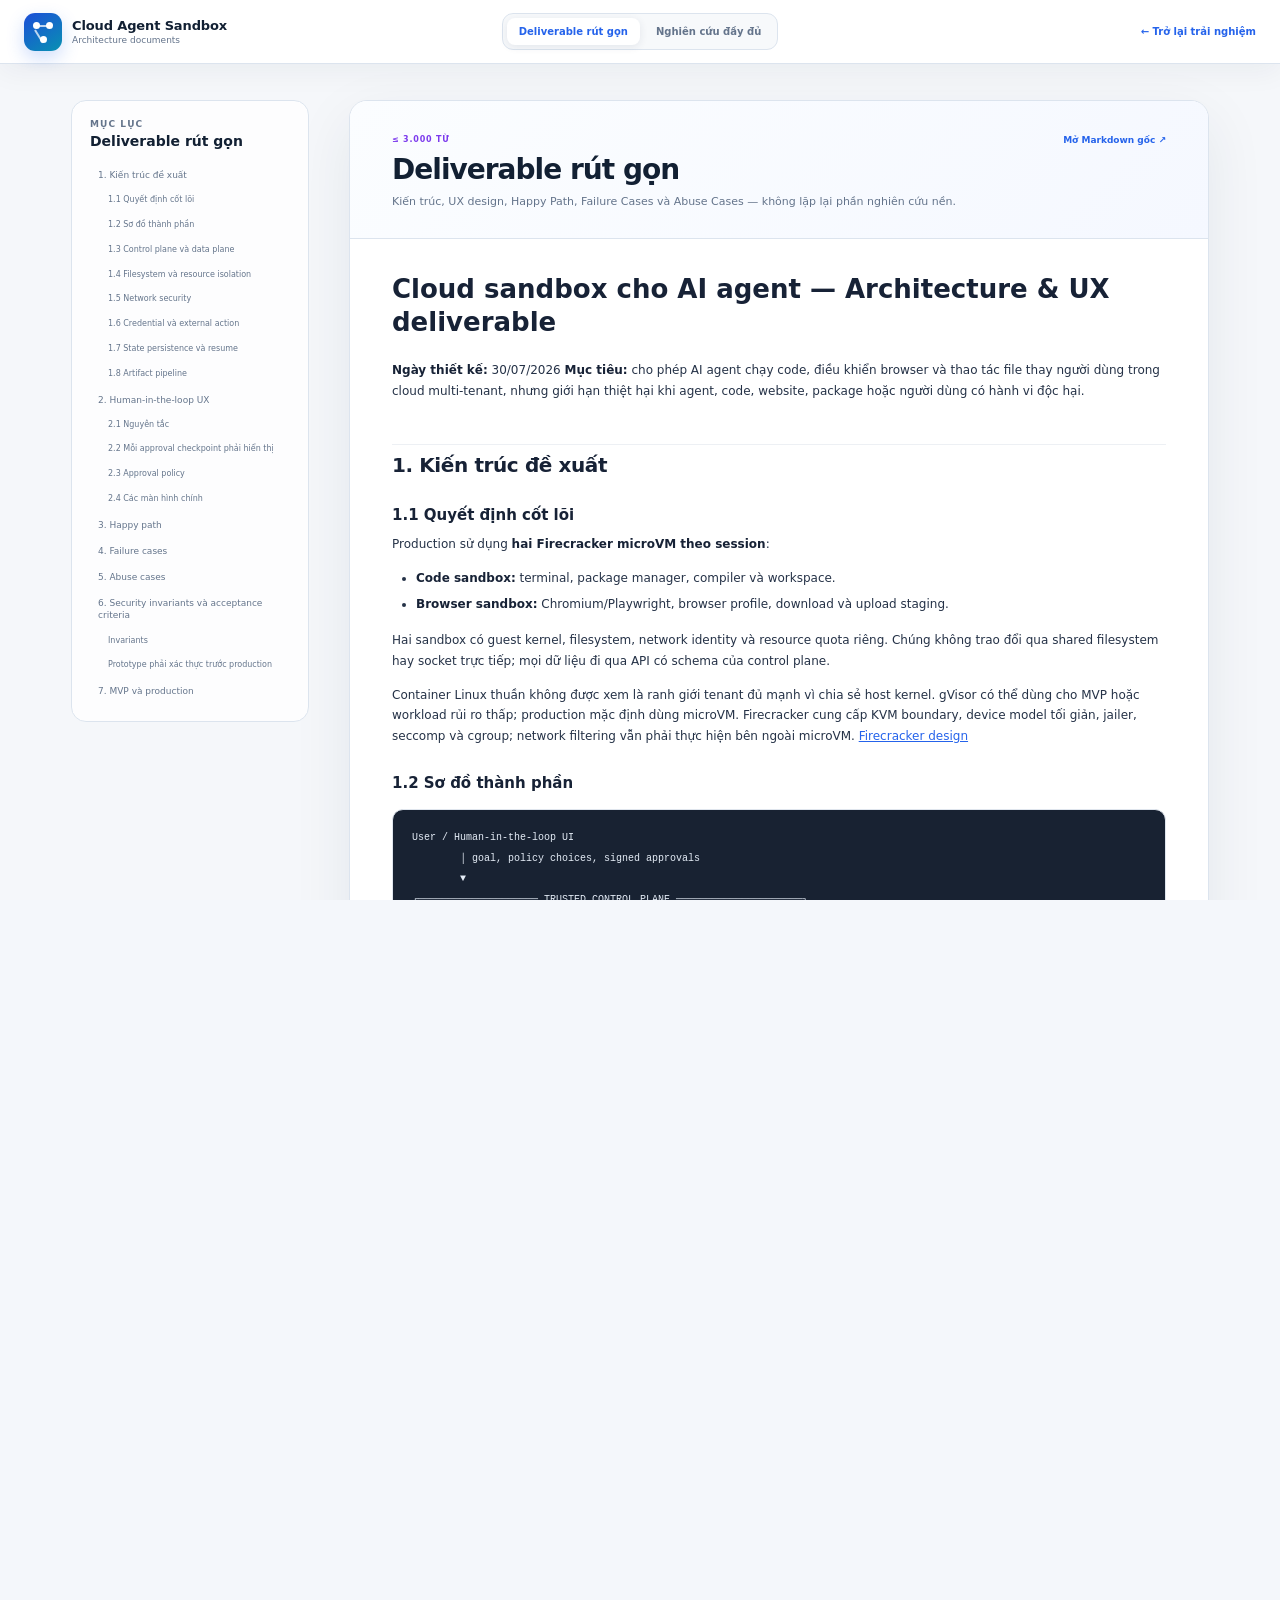
<file: document.html>
<!doctype html>
<html lang="vi">
<head>
  <meta charset="utf-8">
  <meta name="viewport" content="width=device-width, initial-scale=1">
  <meta name="description" content="Tài liệu thiết kế Cloud Agent Sandbox.">
  <title>Tài liệu · Cloud Agent Sandbox</title>
  <link rel="stylesheet" href="./styles.css">
  <link rel="stylesheet" href="./document.css">
</head>
<body class="document-page">
  <header class="document-header">
    <a class="document-brand" href="./index.html" aria-label="Quay lại Cloud Agent Sandbox">
      <span class="brand-mark" aria-hidden="true"><span></span><span></span><span></span></span>
      <span><strong>Cloud Agent Sandbox</strong><small>Architecture documents</small></span>
    </a>
    <nav class="document-switcher" aria-label="Chọn tài liệu">
      <a data-document="deliverable" href="./document.html?doc=deliverable">Deliverable rút gọn</a>
      <a data-document="research" href="./document.html?doc=research">Nghiên cứu đầy đủ</a>
    </nav>
    <a class="back-to-app" href="./index.html">← Trở lại trải nghiệm</a>
  </header>

  <main class="document-layout">
    <aside class="document-toc">
      <div>
        <span class="eyebrow">Mục lục</span>
        <h2 id="toc-title">Đang tải…</h2>
      </div>
      <nav id="toc" aria-label="Mục lục tài liệu"></nav>
    </aside>

    <article class="document-content">
      <div class="document-meta">
        <div>
          <span id="document-kicker" class="scenario-label">Tài liệu</span>
          <h1 id="document-title">Đang tải tài liệu…</h1>
          <p id="document-description"></p>
        </div>
        <a id="raw-link" class="raw-link" href="#">Mở Markdown gốc ↗</a>
      </div>
      <div id="document-body" class="markdown-body" aria-live="polite">
        <p class="document-loading">Đang đọc Markdown…</p>
      </div>
    </article>
  </main>

  <script src="./document.js"></script>
</body>
</html>
</file>
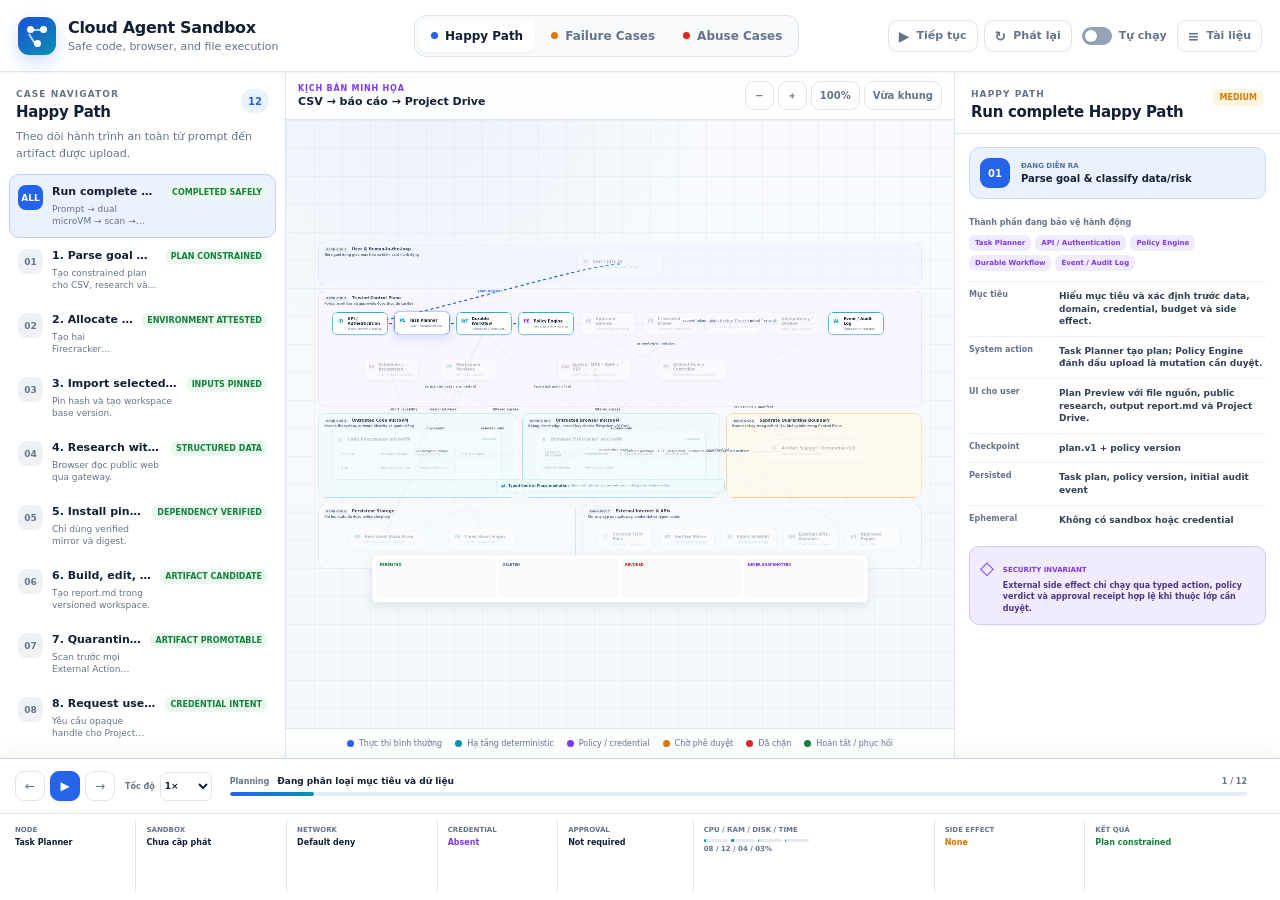
<file: index3.html>
<!doctype html>
<html lang="vi">
<head>
  <meta charset="utf-8">
  <meta name="viewport" content="width=device-width, initial-scale=1">
  <meta name="description" content="Interactive architecture for a secure cloud agent sandbox.">
  <title>Cloud Agent Sandbox</title>
  <link rel="stylesheet" href="./styles.css">
</head>
<body>
  <a class="skip-link" href="#architecture-canvas">Bỏ qua đến sơ đồ kiến trúc</a>

  <div class="app-shell">
    <header class="app-header">
      <div class="brand">
        <div class="brand-mark" aria-hidden="true">
          <span></span><span></span><span></span>
        </div>
        <div>
          <h1>Cloud Agent Sandbox</h1>
          <p>Safe code, browser, and file execution</p>
        </div>
      </div>

      <nav class="mode-tabs" aria-label="Chế độ mô phỏng">
        <button class="mode-tab active" data-mode="happy" aria-selected="true">
          <span class="tab-dot blue"></span>Happy Path
        </button>
        <button class="mode-tab" data-mode="failures" aria-selected="false">
          <span class="tab-dot amber"></span>Failure Cases
        </button>
        <button class="mode-tab" data-mode="abuse" aria-selected="false">
          <span class="tab-dot red"></span>Abuse Cases
        </button>
      </nav>

      <div class="header-actions">
        <button id="play-toggle" class="icon-text-button" aria-label="Tạm dừng hoạt ảnh">
          <span class="button-icon" aria-hidden="true">Ⅱ</span>
          <span class="button-label">Tạm dừng</span>
        </button>
        <button id="replay-button" class="icon-text-button" aria-label="Phát lại case">
          <span class="button-icon" aria-hidden="true">↻</span>
          <span>Phát lại</span>
        </button>
        <label class="auto-toggle">
          <input id="autoplay-toggle" type="checkbox">
          <span class="toggle-track"></span>
          <span>Tự chạy</span>
        </label>
        <div class="docs-menu">
          <button id="docs-menu-button" class="icon-text-button" aria-expanded="false">
            <span class="button-icon" aria-hidden="true">≡</span>
            <span>Tài liệu</span>
          </button>
          <div id="docs-popover" class="docs-popover" hidden>
            <a href="./document.html?doc=deliverable">Bản deliverable</a>
            <a href="./document.html?doc=research">Kiến trúc &amp; nghiên cứu</a>
          </div>
        </div>
      </div>

      <button id="navigator-drawer-button" class="mobile-panel-button" aria-label="Mở danh sách case">☰</button>
    </header>

    <main class="workspace">
      <aside id="case-navigator" class="case-navigator" aria-label="Danh sách case">
        <div class="panel-heading">
          <div>
            <span class="eyebrow">Case navigator</span>
            <h2 id="navigator-title">Happy Path</h2>
          </div>
          <span id="case-count" class="count-badge">12</span>
          <button class="panel-close" data-close-panel="case-navigator" aria-label="Đóng danh sách case">×</button>
        </div>
        <p id="navigator-description" class="panel-intro">
          Theo dõi hành trình an toàn từ prompt đến artifact được upload.
        </p>
        <div id="case-list" class="case-list" role="listbox" aria-label="Các bước Happy Path"></div>
      </aside>

      <section class="canvas-region" aria-label="Sơ đồ kiến trúc tương tác">
        <div class="canvas-toolbar">
          <div class="canvas-context">
            <span id="scenario-label" class="scenario-label">Kịch bản minh họa</span>
            <strong id="canvas-title">CSV → báo cáo → Project Drive</strong>
          </div>
          <div class="zoom-controls" aria-label="Điều khiển sơ đồ">
            <button id="zoom-out" title="Thu nhỏ" aria-label="Thu nhỏ">−</button>
            <button id="zoom-in" title="Phóng to" aria-label="Phóng to">＋</button>
            <button id="zoom-reset" title="Tỷ lệ 100%">100%</button>
            <button id="zoom-fit" title="Vừa màn hình">Vừa khung</button>
          </div>
        </div>

        <div id="architecture-canvas" class="architecture-canvas" tabindex="0"
             aria-label="Kiến trúc Cloud Agent Sandbox. Giữ Ctrl và cuộn để zoom, kéo để di chuyển.">
          <div id="canvas-world" class="canvas-world">
            <svg id="edge-layer" class="edge-layer" width="1600" height="980"
                 viewBox="0 0 1600 980" aria-hidden="true"></svg>

            <div class="trust-zone zone-user">
              <div class="zone-label">
                <span class="zone-kicker">Ranh giới 1</span>
                User &amp; Human-in-the-loop
                <small>Nơi người dùng giao mục tiêu và kiểm soát hành động</small>
              </div>
            </div>
            <div class="trust-zone zone-control">
              <div class="zone-label">
                <span class="zone-kicker">Ranh giới 2</span>
                Trusted Control Plane
                <small>Policy, workflow và approvals được thực thi tại đây</small>
              </div>
            </div>
            <div class="trust-zone zone-code">
              <div class="zone-label">
                <span class="zone-kicker">Ranh giới 3</span>
                Untrusted Code microVM
                <small>Kernel, filesystem, network identity và quota riêng</small>
              </div>
            </div>
            <div class="trust-zone zone-browser">
              <div class="zone-label">
                <span class="zone-kicker">Ranh giới 4</span>
                Untrusted Browser microVM
                <small>Không direct edge, socket hay shared filesystem với Code</small>
              </div>
            </div>
            <div class="trust-zone zone-quarantine">
              <div class="zone-label">
                <span class="zone-kicker">Ranh giới 5</span>
                Separate Quarantine Boundary
                <small>Scanner chạy trong cell cô lập, không nằm trong Control Plane</small>
              </div>
            </div>
            <div class="trust-zone zone-persistence">
              <div class="zone-label">
                <span class="zone-kicker">Ranh giới 6</span>
                Persistent Storage
                <small>Chỉ lưu state đã được policy cho phép</small>
              </div>
            </div>
            <div class="trust-zone zone-external">
              <div class="zone-label">
                <span class="zone-kicker">Ranh giới 7</span>
                External Internet &amp; APIs
                <small>Chỉ truy cập qua gateway, credential và typed action</small>
              </div>
            </div>

            <div id="node-layer" class="node-layer"></div>

            <div id="mediation-note" class="mediation-note">
              <span class="mediation-icon">⇄</span>
              <strong>Typed Control Plane mediation</strong>
              <small>Structured data hoặc scanned reference — không direct Browser → Code</small>
            </div>

            <div id="side-effect-panel" class="canvas-overlay side-effect-panel" hidden>
              <span class="overlay-label">Side-effect state</span>
              <div class="state-machine">
                <span data-effect-state="planned">planned</span><i>→</i>
                <span data-effect-state="authorized">authorized</span><i>→</i>
                <span data-effect-state="executing">executing</span><i>→</i>
                <span data-effect-state="committed">committed</span>
                <div class="unknown-branch">
                  <b>↘</b><span data-effect-state="unknown">unknown</span><i>→</i>
                  <span data-effect-state="reconcile">reconcile</span><i>→</i>
                  <span data-effect-state="resolution">committed / compensated / manual</span>
                </div>
              </div>
              <small>Không tuyên bố “exactly once”; outcome không rõ luôn được đối soát.</small>
            </div>

            <div id="state-summary-panel" class="canvas-overlay state-summary-panel" hidden>
              <div class="state-column persisted">
                <h4>Persisted</h4>
                <div id="persisted-items"></div>
              </div>
              <div class="state-column deleted">
                <h4>Deleted</h4>
                <div id="deleted-items"></div>
              </div>
              <div class="state-column revoked">
                <h4>Revoked</h4>
                <div id="revoked-items"></div>
              </div>
              <div class="state-column never">
                <h4>Never snapshotted</h4>
                <div id="never-items"></div>
              </div>
            </div>
          </div>
        </div>

        <div class="legend" aria-label="Chú giải màu sắc">
          <span><i class="legend-dot normal"></i>Thực thi bình thường</span>
          <span><i class="legend-dot infra"></i>Hạ tầng deterministic</span>
          <span><i class="legend-dot security"></i>Policy / credential</span>
          <span><i class="legend-dot approval"></i>Chờ phê duyệt</span>
          <span><i class="legend-dot blocked"></i>Đã chặn</span>
          <span><i class="legend-dot success"></i>Hoàn tất / phục hồi</span>
        </div>
      </section>

      <aside id="case-inspector" class="case-inspector" aria-label="Chi tiết case">
        <div class="panel-heading inspector-heading">
          <div>
            <span id="inspector-mode" class="eyebrow">Happy Path</span>
            <h2 id="inspector-title">Run complete Happy Path</h2>
          </div>
          <span id="inspector-severity" class="severity-badge low">Low</span>
          <button class="panel-close" data-close-panel="case-inspector" aria-label="Đóng chi tiết case">×</button>
        </div>

        <div class="phase-callout">
          <span id="phase-number">01</span>
          <div>
            <small>Đang diễn ra</small>
            <strong id="phase-title">Phân tích mục tiêu</strong>
          </div>
        </div>

        <div id="inspector-components" class="protecting-components">
          <span>Thành phần đang bảo vệ hành động</span>
          <div id="component-chips"></div>
        </div>

        <dl id="inspector-fields" class="inspector-fields"></dl>

        <div class="invariant-card">
          <span class="invariant-icon" aria-hidden="true">◇</span>
          <div>
            <small>Security invariant</small>
            <p id="invariant-text">External side effect phải đi qua typed action và policy.</p>
          </div>
        </div>
      </aside>
    </main>

    <footer class="execution-status">
      <div class="status-topline">
        <div class="playback-controls">
          <button id="previous-step" aria-label="Bước trước">←</button>
          <button id="footer-play-toggle" class="primary-play" aria-label="Tạm dừng">Ⅱ</button>
          <button id="next-step" aria-label="Bước tiếp">→</button>
          <label class="speed-control">
            <span>Tốc độ</span>
            <select id="speed-select" aria-label="Tốc độ hoạt ảnh">
              <option value="1800">0.75×</option>
              <option value="1350" selected>1×</option>
              <option value="850">1.5×</option>
              <option value="500">2×</option>
            </select>
          </label>
        </div>

        <div class="progress-area">
          <div class="progress-copy">
            <span id="progress-phase">Planning</span>
            <strong id="progress-message">Đang phân loại mục tiêu và dữ liệu</strong>
            <span id="progress-fraction">1 / 12</span>
          </div>
          <div class="progress-track"><span id="progress-fill"></span></div>
        </div>

        <button id="inspector-sheet-button" class="mobile-panel-button inspector-button"
                aria-label="Mở chi tiết case">ⓘ</button>
      </div>

      <div class="status-grid">
        <div class="status-item"><span>Node</span><strong id="status-node">Task Planner</strong></div>
        <div class="status-item"><span>Sandbox</span><strong id="status-sandbox">Chưa cấp phát</strong></div>
        <div class="status-item"><span>Network</span><strong id="status-network">Default deny</strong></div>
        <div class="status-item credential-status"><span>Credential</span><strong id="status-credential">Absent</strong></div>
        <div class="status-item"><span>Approval</span><strong id="status-approval">Not required</strong></div>
        <div class="status-item resource-status">
          <span>CPU / RAM / Disk / Time</span>
          <div class="resource-bars">
            <i id="cpu-bar"></i><i id="ram-bar"></i><i id="disk-bar"></i><i id="time-bar"></i>
          </div>
          <strong id="resource-copy">08 / 12 / 04 / 03%</strong>
        </div>
        <div class="status-item side-effect-status"><span>Side effect</span><strong id="status-side-effect">None</strong></div>
        <div class="status-item outcome-status"><span>Kết quả</span><strong id="status-outcome">Đang chạy an toàn</strong></div>
      </div>
    </footer>
  </div>

  <dialog id="approval-dialog" class="approval-dialog" aria-labelledby="approval-title">
    <form method="dialog">
      <header class="approval-header">
        <div class="system-ui-badge">SYSTEM-RENDERED APPROVAL</div>
        <button value="reject" class="dialog-close" aria-label="Đóng và từ chối">×</button>
      </header>
      <div class="approval-title-row">
        <div class="approval-shield" aria-hidden="true">◇</div>
        <div>
          <span>Phê duyệt external side effect</span>
          <h2 id="approval-title">Upload report.md to Project Drive</h2>
        </div>
      </div>

      <div class="approval-grid">
        <div><span>Agent muốn làm gì?</span><strong>Upload một báo cáo Markdown đã scan</strong></div>
        <div><span>Dữ liệu hoặc tài nguyên?</span><strong>report.md · SHA-256 8f2a…91c4</strong></div>
        <div><span>Gửi tới đâu?</span><strong>Project Drive / Cloud Sandbox Demo</strong></div>
        <div><span>Hậu quả / blast radius?</span><strong>Tạo một file trong project đã chọn</strong></div>
        <div><span>Có thể hoàn tác?</span><strong>Có · có thể xóa file đã upload</strong></div>
        <div><span>Scope và expiry?</span><strong id="approval-scope-copy">Chỉ hành động này · 5 phút</strong></div>
      </div>

      <fieldset class="approval-scope">
        <legend>Phạm vi phê duyệt</legend>
        <label>
          <input type="radio" name="approval-scope" value="once" checked>
          <span><strong>Chỉ hành động này</strong><small>Một file, một destination, một lần</small></span>
        </label>
        <label>
          <input type="radio" name="approval-scope" value="batch">
          <span><strong>Batch chính xác gồm 1 artifact</strong><small>Gắn với manifest và hash hiện tại</small></span>
        </label>
      </fieldset>

      <div class="scan-proof">
        <span class="scan-check">✓</span>
        <div><strong>Artifact đã qua quarantine</strong><small>Malware: clean · Manifest: verified · Policy: promotable</small></div>
      </div>

      <div id="simulated-approval-note" class="simulated-note">
        Auto-play: <strong>Giả lập người dùng phê duyệt</strong> sau <span id="approval-countdown">3</span>s
      </div>

      <footer class="approval-actions">
        <button value="stop" class="danger-ghost">Dừng tác vụ</button>
        <button value="reject" class="secondary-action">Từ chối</button>
        <button id="approve-upload" value="approve" class="primary-action">
          Upload report.md to Project Drive
        </button>
      </footer>
    </form>
  </dialog>

  <div id="toast-region" class="toast-region" aria-live="polite" aria-atomic="true"></div>

  <script src="./experience-data.js"></script>
  <script src="./app.js"></script>
</body>
</html>
</file>
<file: styles.css>
:root {
  --bg: #f4f7fb;
  --surface: #ffffff;
  --surface-soft: #f8fafc;
  --text: #122033;
  --muted: #64748b;
  --line: #dce4ee;
  --line-strong: #c6d2df;
  --blue: #2563eb;
  --blue-soft: #eaf1ff;
  --cyan: #0891b2;
  --cyan-soft: #e8f8fb;
  --violet: #7c3aed;
  --violet-soft: #f1ebff;
  --amber: #d97706;
  --amber-soft: #fff5df;
  --red: #dc2626;
  --red-soft: #fff0f0;
  --green: #15803d;
  --green-soft: #eaf8ee;
  --gray: #94a3b8;
  --shadow-sm: 0 1px 2px rgba(15, 23, 42, .05);
  --shadow-md: 0 12px 30px rgba(31, 48, 73, .10);
  --header-h: 72px;
  --footer-h: 142px;
  --left-w: 286px;
  --right-w: 326px;
  color-scheme: light;
  font-family: Inter, ui-sans-serif, system-ui, -apple-system, BlinkMacSystemFont, "Segoe UI", sans-serif;
}

* { box-sizing: border-box; }

html, body {
  margin: 0;
  width: 100%;
  height: 100%;
  overflow: hidden;
  background: var(--bg);
  color: var(--text);
}

button, input, select { font: inherit; }
button, a { -webkit-tap-highlight-color: transparent; }
button { color: inherit; }

button:focus-visible,
a:focus-visible,
select:focus-visible,
input:focus-visible,
[tabindex]:focus-visible {
  outline: 3px solid rgba(37, 99, 235, .35);
  outline-offset: 2px;
}

.skip-link {
  position: fixed;
  top: 8px;
  left: 8px;
  z-index: 999;
  transform: translateY(-140%);
  padding: 9px 14px;
  border-radius: 8px;
  background: var(--text);
  color: #fff;
  text-decoration: none;
}

.skip-link:focus { transform: translateY(0); }

.app-shell {
  height: 100dvh;
  display: grid;
  grid-template-rows: var(--header-h) minmax(0, 1fr) var(--footer-h);
}

.app-header {
  position: relative;
  z-index: 50;
  display: grid;
  grid-template-columns: minmax(250px, .85fr) auto minmax(310px, 1fr);
  align-items: center;
  gap: 18px;
  min-width: 0;
  padding: 0 18px;
  border-bottom: 1px solid var(--line);
  background: rgba(255, 255, 255, .96);
  box-shadow: var(--shadow-sm);
}

.brand {
  display: flex;
  align-items: center;
  gap: 12px;
  min-width: 0;
}

.brand-mark {
  position: relative;
  width: 38px;
  height: 38px;
  flex: none;
  border-radius: 11px;
  background: linear-gradient(145deg, #1d4ed8, #0891b2);
  box-shadow: 0 7px 18px rgba(37, 99, 235, .22);
}

.brand-mark span {
  position: absolute;
  width: 7px;
  height: 7px;
  border-radius: 50%;
  background: #fff;
}

.brand-mark span:nth-child(1) { left: 9px; top: 9px; }
.brand-mark span:nth-child(2) { right: 9px; top: 9px; }
.brand-mark span:nth-child(3) { left: 16px; bottom: 8px; }

.brand-mark::before,
.brand-mark::after {
  content: "";
  position: absolute;
  height: 2px;
  background: rgba(255,255,255,.72);
  transform-origin: left center;
}

.brand-mark::before { width: 16px; left: 11px; top: 12px; }
.brand-mark::after { width: 15px; left: 11px; top: 16px; transform: rotate(58deg); }

.brand h1 {
  margin: 0;
  font-size: 16px;
  letter-spacing: -.02em;
}

.brand p {
  margin: 3px 0 0;
  color: var(--muted);
  font-size: 11px;
}

.mode-tabs {
  display: flex;
  gap: 4px;
  padding: 4px;
  border: 1px solid var(--line);
  border-radius: 12px;
  background: var(--surface-soft);
}

.mode-tab {
  display: flex;
  align-items: center;
  gap: 7px;
  padding: 9px 12px;
  border: 0;
  border-radius: 8px;
  background: transparent;
  color: var(--muted);
  font-size: 12px;
  font-weight: 700;
  cursor: pointer;
  white-space: nowrap;
}

.mode-tab:hover { color: var(--text); }

.mode-tab.active {
  background: var(--surface);
  color: var(--text);
  box-shadow: var(--shadow-sm);
}

.tab-dot, .legend-dot {
  display: inline-block;
  width: 7px;
  height: 7px;
  border-radius: 50%;
}

.tab-dot.blue, .legend-dot.normal { background: var(--blue); }
.tab-dot.amber, .legend-dot.approval { background: var(--amber); }
.tab-dot.red, .legend-dot.blocked { background: var(--red); }
.legend-dot.infra { background: var(--cyan); }
.legend-dot.security { background: var(--violet); }
.legend-dot.success { background: var(--green); }

.header-actions {
  display: flex;
  justify-content: flex-end;
  align-items: center;
  gap: 6px;
  min-width: 0;
}

.icon-text-button,
.mobile-panel-button,
.zoom-controls button,
.playback-controls button {
  border: 1px solid var(--line);
  border-radius: 9px;
  background: var(--surface);
  cursor: pointer;
}

.icon-text-button {
  display: inline-flex;
  align-items: center;
  gap: 7px;
  padding: 8px 10px;
  color: var(--muted);
  font-size: 11px;
  font-weight: 700;
}

.icon-text-button:hover { border-color: var(--line-strong); color: var(--text); }
.button-icon { font-size: 14px; line-height: 1; }

.auto-toggle {
  display: flex;
  align-items: center;
  gap: 7px;
  padding: 0 4px;
  color: var(--muted);
  font-size: 11px;
  font-weight: 700;
  cursor: pointer;
}

.auto-toggle input { position: absolute; opacity: 0; pointer-events: none; }
.toggle-track {
  position: relative;
  width: 30px;
  height: 18px;
  border-radius: 20px;
  background: var(--gray);
  transition: .2s ease;
}
.toggle-track::after {
  content: "";
  position: absolute;
  top: 3px;
  left: 3px;
  width: 12px;
  height: 12px;
  border-radius: 50%;
  background: white;
  box-shadow: 0 1px 3px rgba(0,0,0,.16);
  transition: .2s ease;
}
.auto-toggle input:checked + .toggle-track { background: var(--blue); }
.auto-toggle input:checked + .toggle-track::after { transform: translateX(12px); }

.docs-menu { position: relative; }
.docs-popover {
  position: absolute;
  top: calc(100% + 8px);
  right: 0;
  z-index: 70;
  width: 226px;
  padding: 7px;
  border: 1px solid var(--line);
  border-radius: 12px;
  background: var(--surface);
  box-shadow: var(--shadow-md);
}
.docs-popover a {
  display: block;
  padding: 10px 11px;
  border-radius: 8px;
  color: var(--text);
  font-size: 12px;
  font-weight: 650;
  text-decoration: none;
}
.docs-popover a:hover { background: var(--blue-soft); color: var(--blue); }

.mobile-panel-button { display: none; }

.workspace {
  display: grid;
  grid-template-columns: var(--left-w) minmax(0, 1fr) var(--right-w);
  min-height: 0;
}

.case-navigator,
.case-inspector {
  position: relative;
  z-index: 20;
  min-width: 0;
  overflow: hidden;
  background: var(--surface);
}

.case-navigator {
  display: flex;
  flex-direction: column;
  border-right: 1px solid var(--line);
}

.case-inspector {
  overflow-y: auto;
  border-left: 1px solid var(--line);
}

.panel-heading {
  display: flex;
  align-items: flex-start;
  gap: 10px;
  padding: 17px 16px 8px;
}

.panel-heading > div:first-child { min-width: 0; flex: 1; }
.eyebrow {
  display: block;
  color: var(--muted);
  font-size: 9px;
  font-weight: 800;
  letter-spacing: .12em;
  text-transform: uppercase;
}
.panel-heading h2 {
  margin: 4px 0 0;
  font-size: 15px;
  letter-spacing: -.02em;
}
.count-badge {
  display: grid;
  place-items: center;
  min-width: 24px;
  height: 24px;
  padding: 0 7px;
  border-radius: 12px;
  background: var(--blue-soft);
  color: var(--blue);
  font-size: 10px;
  font-weight: 800;
}
.panel-close {
  display: none;
  width: 30px;
  height: 30px;
  border: 0;
  border-radius: 8px;
  background: var(--surface-soft);
  cursor: pointer;
}
.panel-intro {
  margin: 0;
  padding: 0 16px 12px;
  color: var(--muted);
  font-size: 11px;
  line-height: 1.5;
}

.case-list {
  min-height: 0;
  padding: 0 9px 14px;
  overflow-y: auto;
  scrollbar-width: thin;
}

.case-item {
  position: relative;
  display: grid;
  grid-template-columns: 25px 1fr auto;
  gap: 9px;
  width: 100%;
  padding: 10px 8px;
  border: 1px solid transparent;
  border-radius: 10px;
  background: transparent;
  text-align: left;
  cursor: pointer;
}

.case-item:hover { background: var(--surface-soft); }
.case-item.active {
  border-color: #bed0fb;
  background: var(--blue-soft);
}
.case-number {
  display: grid;
  place-items: center;
  width: 25px;
  height: 25px;
  border-radius: 8px;
  background: #edf2f7;
  color: var(--muted);
  font-size: 9px;
  font-weight: 850;
}
.case-item.active .case-number { background: var(--blue); color: #fff; }
.case-copy { min-width: 0; }
.case-copy strong {
  display: block;
  overflow: hidden;
  color: var(--text);
  font-size: 11px;
  line-height: 1.25;
  text-overflow: ellipsis;
  white-space: nowrap;
}
.case-copy span {
  display: -webkit-box;
  margin-top: 4px;
  overflow: hidden;
  color: var(--muted);
  font-size: 9px;
  line-height: 1.35;
  -webkit-box-orient: vertical;
  -webkit-line-clamp: 2;
}
.outcome-mini {
  align-self: start;
  padding: 3px 5px;
  border-radius: 5px;
  background: var(--green-soft);
  color: var(--green);
  font-size: 8px;
  font-weight: 850;
  text-transform: uppercase;
  white-space: nowrap;
}
.mode-failures .case-item.active { border-color: #f4d296; background: var(--amber-soft); }
.mode-failures .case-item.active .case-number { background: var(--amber); }
.mode-abuse .case-item.active { border-color: #f2b7b7; background: var(--red-soft); }
.mode-abuse .case-item.active .case-number { background: var(--red); }

.canvas-region {
  position: relative;
  display: grid;
  grid-template-rows: 48px minmax(0, 1fr) 30px;
  min-width: 0;
  min-height: 0;
  overflow: hidden;
  background:
    radial-gradient(circle at 20% 0%, rgba(37,99,235,.06), transparent 34%),
    linear-gradient(#f8fafc, #f5f8fc);
}

.canvas-toolbar {
  position: relative;
  z-index: 12;
  display: flex;
  align-items: center;
  justify-content: space-between;
  gap: 14px;
  min-width: 0;
  padding: 7px 12px;
  border-bottom: 1px solid var(--line);
  background: rgba(255,255,255,.82);
  backdrop-filter: blur(8px);
}
.canvas-context { min-width: 0; }
.scenario-label {
  display: block;
  color: var(--violet);
  font-size: 8px;
  font-weight: 850;
  letter-spacing: .1em;
  text-transform: uppercase;
}
.canvas-context strong {
  display: block;
  margin-top: 2px;
  overflow: hidden;
  font-size: 11px;
  text-overflow: ellipsis;
  white-space: nowrap;
}
.zoom-controls { display: flex; gap: 4px; }
.zoom-controls button {
  min-width: 29px;
  height: 29px;
  padding: 0 8px;
  color: var(--muted);
  font-size: 10px;
  font-weight: 800;
}
.zoom-controls button:hover { color: var(--blue); border-color: #b8caf6; }

.architecture-canvas {
  position: relative;
  min-width: 0;
  min-height: 0;
  overflow: hidden;
  cursor: grab;
  touch-action: none;
  background-image:
    linear-gradient(rgba(148,163,184,.08) 1px, transparent 1px),
    linear-gradient(90deg, rgba(148,163,184,.08) 1px, transparent 1px);
  background-size: 28px 28px;
}
.architecture-canvas.dragging { cursor: grabbing; }

.canvas-world {
  position: absolute;
  left: 0;
  top: 0;
  width: 1600px;
  height: 980px;
  transform-origin: 0 0;
  will-change: transform;
}

.trust-zone {
  position: absolute;
  border: 1px solid var(--line-strong);
  border-radius: 18px;
  background: rgba(255,255,255,.72);
  box-shadow: inset 0 0 0 1px rgba(255,255,255,.7);
}

.zone-label {
  position: absolute;
  left: 14px;
  top: 12px;
  z-index: 1;
  color: #334155;
  font-size: 10px;
  font-weight: 850;
  letter-spacing: .02em;
}
.zone-label small {
  display: block;
  max-width: 330px;
  margin-top: 3px;
  color: var(--muted);
  font-size: 8px;
  font-weight: 550;
  letter-spacing: 0;
}
.zone-kicker {
  display: inline-block;
  margin-right: 6px;
  padding: 2px 5px;
  border-radius: 5px;
  background: #e9eef5;
  color: var(--muted);
  font-size: 7px;
  text-transform: uppercase;
}

.zone-user { left: 22px; top: 20px; width: 1556px; height: 112px; border-color: #bed0fb; background: rgba(239,245,255,.76); }
.zone-control { left: 22px; top: 146px; width: 1556px; height: 300px; border-color: #d4c3fa; background: rgba(248,245,255,.74); }
.zone-code { left: 22px; top: 462px; width: 510px; height: 218px; border-color: #a8dce7; background: rgba(240,251,253,.78); }
.zone-browser { left: 548px; top: 462px; width: 510px; height: 218px; border-color: #a8dce7; background: rgba(240,251,253,.78); }
.zone-quarantine { left: 1074px; top: 462px; width: 504px; height: 218px; border-color: #f0c981; background: rgba(255,249,235,.82); }
.zone-persistence { left: 22px; top: 696px; width: 664px; height: 168px; border-color: #c4d4e5; background: rgba(248,250,252,.88); }
.zone-external { left: 702px; top: 696px; width: 876px; height: 168px; border-color: #c4d4e5; background: rgba(248,250,252,.88); }

.node-layer { position: absolute; inset: 0; }

.arch-node {
  position: absolute;
  z-index: 5;
  display: flex;
  flex-direction: column;
  justify-content: center;
  width: 142px;
  min-height: 58px;
  padding: 9px 10px 8px 38px;
  border: 1px solid #d2dce8;
  border-radius: 12px;
  background: rgba(255,255,255,.96);
  box-shadow: 0 4px 12px rgba(15,23,42,.055);
  transition: border-color .2s ease, box-shadow .2s ease, opacity .2s ease, transform .2s ease;
}

.arch-node::before {
  content: attr(data-icon);
  position: absolute;
  left: 10px;
  top: 11px;
  display: grid;
  place-items: center;
  width: 20px;
  height: 20px;
  border-radius: 7px;
  background: var(--blue-soft);
  color: var(--blue);
  font-size: 10px;
  font-weight: 900;
}

.arch-node strong {
  font-size: 10px;
  line-height: 1.22;
}
.arch-node small {
  display: block;
  margin-top: 4px;
  overflow: hidden;
  color: var(--muted);
  font-size: 7px;
  line-height: 1.3;
  text-overflow: ellipsis;
  white-space: nowrap;
}
.arch-node.security::before { background: var(--violet-soft); color: var(--violet); }
.arch-node.infra::before { background: var(--cyan-soft); color: var(--cyan); }
.arch-node.external::before { background: #eef2f6; color: #52647a; }
.arch-node.quarantine::before { background: var(--amber-soft); color: var(--amber); }
.arch-node.microvm {
  width: 438px;
  min-height: 126px;
  padding: 40px 15px 12px;
  border-color: #9bd2df;
  background: rgba(255,255,255,.94);
}
.arch-node.microvm::before { top: 11px; }
.arch-node.microvm > strong {
  position: absolute;
  left: 38px;
  top: 14px;
  font-size: 11px;
}
.arch-node.microvm > small {
  position: absolute;
  right: 14px;
  top: 16px;
  margin: 0;
  color: var(--cyan);
  font-weight: 800;
}

.subcomponent-grid {
  display: grid;
  grid-template-columns: repeat(4, minmax(0,1fr));
  gap: 6px;
}
.subcomponent {
  display: flex;
  align-items: center;
  min-height: 30px;
  padding: 5px 6px;
  border: 1px solid #dbe6ee;
  border-radius: 7px;
  background: #f8fbfd;
  color: #43566b;
  font-size: 7px;
  font-weight: 750;
  line-height: 1.2;
}

.arch-node.active {
  z-index: 9;
  border-color: var(--blue);
  box-shadow: 0 0 0 3px rgba(37,99,235,.14), 0 12px 24px rgba(37,99,235,.16);
  transform: translateY(-2px);
}
.arch-node.active.security {
  border-color: var(--violet);
  box-shadow: 0 0 0 3px rgba(124,58,237,.14), 0 12px 24px rgba(124,58,237,.14);
}
.arch-node.active.quarantine {
  border-color: var(--amber);
  box-shadow: 0 0 0 3px rgba(217,119,6,.14), 0 12px 24px rgba(217,119,6,.14);
}
.arch-node.supporting {
  border-color: var(--cyan);
  box-shadow: 0 0 0 2px rgba(8,145,178,.11);
}
.arch-node.completed {
  border-color: #8bd0a1;
  background: #fbfffc;
}
.arch-node.completed::after {
  content: "✓";
  position: absolute;
  right: 7px;
  top: 6px;
  color: var(--green);
  font-size: 9px;
  font-weight: 900;
}
.arch-node.blocked {
  border-color: var(--red);
  background: var(--red-soft);
  box-shadow: 0 0 0 3px rgba(220,38,38,.12);
}
.arch-node.dimmed { opacity: .28; filter: grayscale(.35); }

.edge-layer { position: absolute; inset: 0; z-index: 2; overflow: visible; }
.architecture-edge {
  fill: none;
  stroke: #aebdcb;
  stroke-width: 1.5;
  vector-effect: non-scaling-stroke;
  transition: opacity .2s ease, stroke .2s ease, stroke-width .2s ease;
}
.architecture-edge.direct-prohibited {
  stroke-dasharray: 5 5;
  stroke: #c9d3de;
}
.architecture-edge.active {
  stroke: var(--blue);
  stroke-width: 3;
  stroke-dasharray: 8 7;
  animation: packet-flow .8s linear infinite;
}
.architecture-edge.active.security { stroke: var(--violet); }
.architecture-edge.active.quarantine { stroke: var(--amber); }
.architecture-edge.active.success { stroke: var(--green); }
.architecture-edge.blocked {
  stroke: var(--red);
  stroke-width: 3;
  stroke-dasharray: 7 6;
  animation: packet-block .8s ease-in-out infinite alternate;
}
.architecture-edge.dimmed { opacity: .16; }
.edge-label {
  fill: #6b7d91;
  font-size: 8px;
  font-weight: 700;
  text-anchor: middle;
  paint-order: stroke;
  stroke: #fff;
  stroke-width: 3px;
  stroke-linejoin: round;
}
.edge-label.active { fill: var(--blue); }
.edge-label.blocked { fill: var(--red); }

@keyframes packet-flow { to { stroke-dashoffset: -30; } }
@keyframes packet-block { from { stroke-dashoffset: 0; } to { stroke-dashoffset: -12; } }

.mediation-note {
  position: absolute;
  left: 480px;
  top: 632px;
  z-index: 8;
  display: flex;
  align-items: center;
  gap: 7px;
  width: 590px;
  padding: 8px 12px;
  border: 1px solid #abd7e0;
  border-radius: 10px;
  background: rgba(239,251,253,.96);
  box-shadow: var(--shadow-sm);
  color: #245569;
}
.mediation-note strong { font-size: 9px; white-space: nowrap; }
.mediation-note small { overflow: hidden; color: #52778a; font-size: 7px; text-overflow: ellipsis; white-space: nowrap; }
.mediation-icon { color: var(--cyan); font-size: 14px; font-weight: 900; }

.canvas-overlay {
  position: absolute;
  z-index: 30;
  border: 1px solid var(--line);
  border-radius: 13px;
  background: rgba(255,255,255,.97);
  box-shadow: var(--shadow-md);
}
.side-effect-panel {
  right: 28px;
  bottom: 24px;
  width: 405px;
  padding: 12px;
}
.overlay-label {
  display: block;
  margin-bottom: 8px;
  color: var(--muted);
  font-size: 8px;
  font-weight: 850;
  letter-spacing: .1em;
  text-transform: uppercase;
}
.state-machine { display: flex; align-items: center; gap: 5px; flex-wrap: wrap; }
.state-machine span {
  padding: 5px 7px;
  border-radius: 6px;
  background: #eef2f7;
  color: #52647a;
  font-size: 8px;
  font-weight: 800;
}
.state-machine i { color: var(--gray); font-size: 9px; font-style: normal; }
.state-machine span.active { background: var(--blue); color: #fff; box-shadow: 0 0 0 3px rgba(37,99,235,.13); }
.state-machine span.warning { background: var(--amber); color: #fff; }
.state-machine span.success { background: var(--green); color: #fff; }
.unknown-branch {
  display: flex;
  align-items: center;
  gap: 5px;
  width: 100%;
  margin: 5px 0 0 144px;
}
.unknown-branch b { color: var(--amber); }
.side-effect-panel > small { display: block; margin-top: 8px; color: var(--muted); font-size: 7px; }

.state-summary-panel {
  left: 160px;
  right: 160px;
  bottom: 30px;
  display: grid;
  grid-template-columns: repeat(4, 1fr);
  gap: 8px;
  padding: 10px;
}
.state-column {
  min-height: 100px;
  padding: 9px;
  border-radius: 9px;
  background: var(--surface-soft);
}
.state-column h4 {
  margin: 0 0 7px;
  font-size: 9px;
  text-transform: uppercase;
}
.state-column div > span {
  display: inline-block;
  margin: 2px;
  padding: 4px 5px;
  border-radius: 5px;
  background: white;
  color: #52647a;
  font-size: 7px;
  font-weight: 700;
  animation: state-arrive .35s ease both;
}
.state-column.persisted h4 { color: var(--green); }
.state-column.deleted h4 { color: #64748b; }
.state-column.revoked h4 { color: var(--red); }
.state-column.never h4 { color: var(--violet); }
@keyframes state-arrive { from { opacity: 0; transform: translateY(-6px); } }

.legend {
  display: flex;
  align-items: center;
  justify-content: center;
  gap: 13px;
  min-width: 0;
  padding: 6px 10px;
  border-top: 1px solid var(--line);
  background: rgba(255,255,255,.85);
  color: var(--muted);
  font-size: 8px;
  white-space: nowrap;
}
.legend span { display: inline-flex; align-items: center; gap: 5px; }

.inspector-heading { padding-bottom: 12px; border-bottom: 1px solid var(--line); }
.severity-badge {
  padding: 4px 7px;
  border-radius: 6px;
  font-size: 8px;
  font-weight: 850;
  text-transform: uppercase;
}
.severity-badge.low { background: var(--green-soft); color: var(--green); }
.severity-badge.medium { background: var(--amber-soft); color: var(--amber); }
.severity-badge.high, .severity-badge.critical { background: var(--red-soft); color: var(--red); }

.phase-callout {
  display: flex;
  align-items: center;
  gap: 11px;
  margin: 13px 14px 11px;
  padding: 10px;
  border: 1px solid #c9d8fb;
  border-radius: 11px;
  background: var(--blue-soft);
}
.phase-callout > span {
  display: grid;
  place-items: center;
  width: 30px;
  height: 30px;
  border-radius: 9px;
  background: var(--blue);
  color: white;
  font-size: 10px;
  font-weight: 900;
}
.phase-callout small { display: block; color: #57709e; font-size: 7px; font-weight: 800; text-transform: uppercase; }
.phase-callout strong { display: block; margin-top: 3px; font-size: 10px; }

.protecting-components { padding: 0 14px 10px; }
.protecting-components > span { color: var(--muted); font-size: 8px; font-weight: 750; }
#component-chips { display: flex; flex-wrap: wrap; gap: 4px; margin-top: 6px; }
#component-chips span {
  padding: 4px 6px;
  border-radius: 6px;
  background: var(--violet-soft);
  color: var(--violet);
  font-size: 7px;
  font-weight: 800;
}

.inspector-fields { margin: 0; padding: 0 14px; }
.inspector-fields > div {
  display: grid;
  grid-template-columns: 82px minmax(0,1fr);
  gap: 8px;
  padding: 8px 0;
  border-top: 1px solid #edf1f5;
}
.inspector-fields dt {
  color: var(--muted);
  font-size: 8px;
  font-weight: 750;
}
.inspector-fields dd {
  margin: 0;
  color: #334155;
  font-size: 9px;
  font-weight: 650;
  line-height: 1.4;
}

.invariant-card {
  display: flex;
  gap: 9px;
  margin: 12px 14px 18px;
  padding: 10px;
  border: 1px solid #d7c8f9;
  border-radius: 10px;
  background: var(--violet-soft);
}
.invariant-icon { color: var(--violet); font-size: 18px; }
.invariant-card small { color: var(--violet); font-size: 7px; font-weight: 850; text-transform: uppercase; }
.invariant-card p { margin: 4px 0 0; color: #4f3783; font-size: 8px; font-weight: 650; line-height: 1.4; }

.execution-status {
  position: relative;
  z-index: 45;
  display: grid;
  grid-template-rows: 55px 1fr;
  border-top: 1px solid var(--line-strong);
  background: rgba(255,255,255,.98);
  box-shadow: 0 -5px 18px rgba(15,23,42,.045);
}
.status-topline {
  display: grid;
  grid-template-columns: auto minmax(0,1fr) auto;
  align-items: center;
  gap: 18px;
  padding: 8px 15px;
  border-bottom: 1px solid var(--line);
}
.playback-controls { display: flex; align-items: center; gap: 5px; }
.playback-controls button {
  width: 30px;
  height: 30px;
  color: var(--muted);
  font-size: 12px;
}
.playback-controls .primary-play { border-color: var(--blue); background: var(--blue); color: white; }
.speed-control { display: flex; align-items: center; gap: 5px; margin-left: 5px; color: var(--muted); font-size: 8px; font-weight: 750; }
.speed-control select { height: 29px; border: 1px solid var(--line); border-radius: 7px; background: white; color: var(--text); font-size: 9px; }
.progress-area { min-width: 0; }
.progress-copy { display: grid; grid-template-columns: auto minmax(0,1fr) auto; gap: 8px; align-items: center; margin-bottom: 6px; }
.progress-copy span { color: var(--muted); font-size: 8px; font-weight: 750; }
.progress-copy strong { overflow: hidden; font-size: 9px; text-overflow: ellipsis; white-space: nowrap; }
.progress-track { height: 4px; overflow: hidden; border-radius: 4px; background: #e6ebf1; }
.progress-track span { display: block; width: 0; height: 100%; border-radius: inherit; background: linear-gradient(90deg, var(--blue), var(--cyan)); transition: width .3s ease; }
.status-grid {
  display: grid;
  grid-template-columns: .8fr 1fr 1fr .8fr .9fr 1.6fr 1fr 1.2fr;
  align-items: stretch;
  min-width: 0;
  padding: 7px 15px 9px;
}
.status-item {
  min-width: 0;
  padding: 5px 10px;
  border-left: 1px solid var(--line);
}
.status-item:first-child { border-left: 0; padding-left: 0; }
.status-item span { display: block; color: var(--muted); font-size: 7px; font-weight: 750; text-transform: uppercase; }
.status-item strong { display: block; margin-top: 4px; overflow: hidden; font-size: 8px; text-overflow: ellipsis; white-space: nowrap; }
.credential-status strong { color: var(--violet); }
.side-effect-status strong { color: var(--amber); }
.outcome-status strong { color: var(--green); }
.resource-bars { display: flex; gap: 3px; margin-top: 5px; }
.resource-bars i {
  position: relative;
  width: 24px;
  height: 3px;
  overflow: hidden;
  border-radius: 3px;
  background: #e5eaf0;
}
.resource-bars i::after {
  content: "";
  display: block;
  width: var(--value, 8%);
  height: 100%;
  background: var(--cyan);
  transition: width .35s ease;
}
.resource-status strong { margin-top: 3px; color: var(--muted); font-size: 7px; }

.approval-dialog {
  width: min(720px, calc(100vw - 32px));
  max-height: calc(100dvh - 30px);
  padding: 0;
  overflow: auto;
  border: 1px solid #e8c36f;
  border-radius: 18px;
  background: #fffdf8;
  color: var(--text);
  box-shadow: 0 28px 80px rgba(42,35,21,.24);
}
.approval-dialog::backdrop { background: rgba(24,31,42,.42); backdrop-filter: blur(3px); }
.approval-dialog form { padding: 0; }
.approval-header {
  display: flex;
  align-items: center;
  justify-content: space-between;
  padding: 12px 18px;
  border-bottom: 1px solid #f2dfb2;
  background: var(--amber-soft);
}
.system-ui-badge { color: var(--amber); font-size: 8px; font-weight: 900; letter-spacing: .13em; }
.dialog-close { width: 28px; height: 28px; border: 0; border-radius: 7px; background: rgba(255,255,255,.75); color: var(--muted); cursor: pointer; }
.approval-title-row { display: flex; gap: 13px; align-items: center; padding: 17px 20px 10px; }
.approval-shield { display: grid; place-items: center; width: 42px; height: 42px; flex: none; border-radius: 12px; background: var(--amber); color: white; font-size: 22px; }
.approval-title-row span { color: var(--amber); font-size: 9px; font-weight: 800; }
.approval-title-row h2 { margin: 3px 0 0; font-size: 19px; letter-spacing: -.025em; }
.approval-grid { display: grid; grid-template-columns: repeat(2,1fr); gap: 8px; padding: 8px 20px 12px; }
.approval-grid > div { padding: 10px; border: 1px solid #ece3cf; border-radius: 10px; background: white; }
.approval-grid span { display: block; color: var(--muted); font-size: 8px; font-weight: 750; }
.approval-grid strong { display: block; margin-top: 5px; font-size: 10px; line-height: 1.35; }
.approval-scope { margin: 0 20px 12px; padding: 10px; border: 1px solid #e8dcc3; border-radius: 10px; }
.approval-scope legend { padding: 0 5px; color: var(--muted); font-size: 8px; font-weight: 800; }
.approval-scope label { display: flex; align-items: flex-start; gap: 8px; margin: 6px 0; cursor: pointer; }
.approval-scope input { margin-top: 3px; accent-color: var(--amber); }
.approval-scope strong { display: block; font-size: 10px; }
.approval-scope small { display: block; margin-top: 2px; color: var(--muted); font-size: 8px; }
.scan-proof { display: flex; align-items: center; gap: 9px; margin: 0 20px 10px; padding: 9px 11px; border-radius: 9px; background: var(--green-soft); }
.scan-check { display: grid; place-items: center; width: 24px; height: 24px; border-radius: 50%; background: var(--green); color: white; font-size: 12px; font-weight: 900; }
.scan-proof strong { display: block; color: var(--green); font-size: 9px; }
.scan-proof small { display: block; margin-top: 3px; color: #477257; font-size: 8px; }
.simulated-note { margin: 0 20px 12px; padding: 8px 10px; border-left: 3px solid var(--amber); background: var(--amber-soft); color: #76521d; font-size: 9px; }
.approval-actions { display: flex; justify-content: flex-end; gap: 7px; padding: 13px 20px; border-top: 1px solid #eee3cb; background: white; }
.approval-actions button { padding: 9px 13px; border-radius: 9px; font-size: 9px; font-weight: 800; cursor: pointer; }
.danger-ghost { margin-right: auto; border: 1px solid #f3c2c2; background: white; color: var(--red); }
.secondary-action { border: 1px solid var(--line); background: white; }
.primary-action { border: 1px solid var(--amber); background: var(--amber); color: white; box-shadow: 0 6px 15px rgba(217,119,6,.19); }

.toast-region { position: fixed; right: 18px; bottom: calc(var(--footer-h) + 12px); z-index: 200; display: grid; gap: 7px; pointer-events: none; }
.toast { min-width: 260px; max-width: 360px; padding: 11px 13px; border: 1px solid var(--line); border-radius: 10px; background: white; box-shadow: var(--shadow-md); font-size: 10px; animation: toast-in .25s ease; }
.toast.success { border-color: #a9d9b8; color: var(--green); }
.toast.warning { border-color: #ecd099; color: var(--amber); }
.toast.danger { border-color: #edb1b1; color: var(--red); }
@keyframes toast-in { from { opacity: 0; transform: translateY(8px); } }

@media (max-width: 1260px) {
  :root { --left-w: 250px; --right-w: 292px; }
  .brand p { display: none; }
  .header-actions .icon-text-button span:not(.button-icon) { display: none; }
  .header-actions .icon-text-button { padding: 8px; }
  .mode-tab { padding: 9px 9px; }
  .status-grid { grid-template-columns: .8fr 1fr 1fr .8fr .9fr 1.5fr 1fr 1.1fr; }
}

@media (max-width: 980px) {
  :root { --right-w: 0px; }
  .app-header { grid-template-columns: minmax(210px,1fr) auto auto; }
  .mode-tabs { order: 2; }
  .mode-tab { font-size: 0; padding: 9px 12px; }
  .mode-tab .tab-dot { width: 9px; height: 9px; }
  .auto-toggle span:last-child { display: none; }
  .workspace { grid-template-columns: var(--left-w) minmax(0,1fr); }
  .case-inspector {
    position: fixed;
    left: 0;
    right: 0;
    bottom: var(--footer-h);
    z-index: 90;
    max-height: 58dvh;
    border: 1px solid var(--line);
    border-radius: 18px 18px 0 0;
    box-shadow: 0 -18px 50px rgba(15,23,42,.17);
    transform: translateY(calc(100% + var(--footer-h)));
    transition: transform .25s ease;
  }
  .case-inspector.open { transform: translateY(0); }
  .panel-close { display: block; }
  .inspector-button { display: block; width: 32px; height: 32px; }
  .status-grid { grid-template-columns: repeat(4,1fr); }
  .status-item:nth-child(n+5) { border-top: 1px solid var(--line); }
  :root { --footer-h: 172px; }
}

@media (max-width: 720px) {
  :root { --header-h: 66px; --footer-h: 190px; }
  .app-header { grid-template-columns: minmax(0,1fr) auto; padding: 0 10px; gap: 8px; }
  .brand-mark { width: 34px; height: 34px; }
  .brand h1 { font-size: 14px; }
  .mode-tabs { position: fixed; left: 50%; bottom: calc(var(--footer-h) + 8px); z-index: 70; transform: translateX(-50%); box-shadow: var(--shadow-md); }
  .mode-tab { font-size: 10px; padding: 8px 9px; }
  .header-actions { display: none; }
  .mobile-panel-button {
    display: block;
    width: 34px;
    height: 34px;
    font-size: 16px;
  }
  .workspace { display: block; }
  .case-navigator {
    position: fixed;
    left: 0;
    top: var(--header-h);
    bottom: var(--footer-h);
    z-index: 95;
    width: min(310px, 88vw);
    border-right: 1px solid var(--line);
    box-shadow: var(--shadow-md);
    transform: translateX(-105%);
    transition: transform .25s ease;
  }
  .case-navigator.open { transform: translateX(0); }
  .canvas-region { height: 100%; }
  .legend { justify-content: flex-start; overflow-x: auto; }
  .status-topline { gap: 8px; padding: 7px 9px; }
  .speed-control { display: none; }
  .status-grid { grid-template-columns: repeat(3,1fr); padding: 5px 9px; }
  .status-item { padding: 4px 7px; }
  .status-item:nth-child(n+4) { border-top: 1px solid var(--line); }
  .status-item.resource-status { grid-column: span 2; }
  .status-item.outcome-status { grid-column: span 2; }
  .approval-grid { grid-template-columns: 1fr; }
  .approval-title-row h2 { font-size: 16px; }
  .approval-actions { flex-wrap: wrap; }
  .danger-ghost { margin-right: 0; }
  .primary-action { flex: 1 1 100%; order: -1; }
}

@media (prefers-reduced-motion: reduce) {
  *, *::before, *::after {
    scroll-behavior: auto !important;
    animation-duration: .001ms !important;
    animation-iteration-count: 1 !important;
    transition-duration: .001ms !important;
  }
  .architecture-edge.active,
  .architecture-edge.blocked { stroke-dasharray: none; }
}
</file>
<file: document.css>
.document-page {
  min-height: 100dvh;
  overflow: auto;
  background: #f5f7fa;
}

.document-header {
  position: sticky;
  z-index: 20;
  top: 0;
  display: grid;
  grid-template-columns: minmax(220px, 1fr) auto minmax(220px, 1fr);
  align-items: center;
  gap: 18px;
  min-height: 64px;
  padding: 9px 24px;
  border-bottom: 1px solid var(--line);
  background: rgba(255,255,255,.94);
  box-shadow: 0 8px 28px rgba(29,44,63,.05);
  backdrop-filter: blur(12px);
}

.document-brand {
  display: inline-flex;
  align-items: center;
  gap: 10px;
  width: max-content;
  color: var(--text);
  text-decoration: none;
}

.document-brand > span:last-child { display: grid; gap: 2px; }
.document-brand strong { font-size: 13px; letter-spacing: -.01em; }
.document-brand small { color: var(--muted); font-size: 9px; }

.document-switcher {
  display: flex;
  gap: 4px;
  padding: 4px;
  border: 1px solid var(--line);
  border-radius: 11px;
  background: #f7f9fb;
}

.document-switcher a {
  padding: 8px 12px;
  border-radius: 8px;
  color: var(--muted);
  font-size: 10px;
  font-weight: 750;
  text-decoration: none;
}

.document-switcher a.active {
  background: white;
  color: var(--blue);
  box-shadow: 0 2px 8px rgba(30,49,73,.09);
}

.back-to-app {
  justify-self: end;
  color: var(--blue);
  font-size: 10px;
  font-weight: 750;
  text-decoration: none;
}

.document-layout {
  display: grid;
  grid-template-columns: 238px minmax(0, 860px);
  justify-content: center;
  gap: 40px;
  padding: 36px 24px 80px;
}

.document-toc {
  position: sticky;
  top: 98px;
  align-self: start;
  max-height: calc(100dvh - 124px);
  overflow: auto;
  padding: 18px;
  border: 1px solid var(--line);
  border-radius: 15px;
  background: rgba(255,255,255,.78);
}

.document-toc h2 { margin: 4px 0 14px; font-size: 14px; }
.document-toc nav { display: grid; gap: 2px; }
.document-toc a {
  padding: 6px 8px;
  border-radius: 6px;
  color: var(--muted);
  font-size: 9px;
  line-height: 1.35;
  text-decoration: none;
}
.document-toc a.level-3 { padding-left: 18px; font-size: 8px; }
.document-toc a:hover { background: var(--blue-soft); color: var(--blue); }

.document-content {
  min-width: 0;
  overflow: hidden;
  border: 1px solid var(--line);
  border-radius: 18px;
  background: white;
  box-shadow: 0 20px 60px rgba(31,47,67,.08);
}

.document-meta {
  display: flex;
  justify-content: space-between;
  gap: 24px;
  padding: 34px 42px 28px;
  border-bottom: 1px solid var(--line);
  background: linear-gradient(135deg,#fbfdff,#f5f8ff);
}

.document-meta h1 { max-width: 650px; margin: 10px 0 8px; font-size: 28px; letter-spacing: -.035em; line-height: 1.12; }
.document-meta p { max-width: 650px; margin: 0; color: var(--muted); font-size: 11px; line-height: 1.55; }
.raw-link { flex: none; align-self: flex-start; color: var(--blue); font-size: 9px; font-weight: 750; text-decoration: none; }

.markdown-body {
  padding: 34px 42px 64px;
  color: #253247;
  font-size: 12px;
  line-height: 1.72;
}

.markdown-body h1,
.markdown-body h2,
.markdown-body h3,
.markdown-body h4 { scroll-margin-top: 88px; color: #172236; line-height: 1.25; }
.markdown-body h1 { margin: 0 0 22px; font-size: 26px; }
.markdown-body h2 { margin: 42px 0 14px; padding-top: 8px; border-top: 1px solid #edf0f4; font-size: 20px; letter-spacing: -.02em; }
.markdown-body h3 { margin: 28px 0 10px; font-size: 15px; }
.markdown-body h4 { margin: 22px 0 8px; font-size: 12px; }
.markdown-body p { margin: 0 0 13px; }
.markdown-body ul,
.markdown-body ol { margin: 0 0 16px; padding-left: 24px; }
.markdown-body li { margin: 5px 0; }
.markdown-body strong { color: #172236; }
.markdown-body a { color: var(--blue); }
.markdown-body code { padding: 2px 5px; border-radius: 5px; background: #f0f3f7; color: #4e3981; font: 10px/1.5 ui-monospace,SFMono-Regular,Consolas,monospace; }
.markdown-body pre {
  overflow: auto;
  margin: 16px 0 20px;
  padding: 17px 19px;
  border: 1px solid #dfe5ed;
  border-radius: 11px;
  background: #182232;
  color: #e5edf7;
}
.markdown-body pre code { padding: 0; background: transparent; color: inherit; }
.markdown-body blockquote { margin: 16px 0; padding: 10px 16px; border-left: 3px solid var(--violet); background: var(--violet-soft); color: #4d3d70; }
.markdown-body blockquote p:last-child { margin-bottom: 0; }
.markdown-body .table-wrap { overflow-x: auto; margin: 18px 0 24px; border: 1px solid var(--line); border-radius: 10px; }
.markdown-body table { width: 100%; border-collapse: collapse; font-size: 10px; line-height: 1.45; }
.markdown-body th { background: #f4f7fa; color: #334259; font-weight: 800; text-align: left; }
.markdown-body th,
.markdown-body td { min-width: 100px; padding: 10px 12px; border-bottom: 1px solid #e7ebf0; vertical-align: top; }
.markdown-body tr:last-child td { border-bottom: 0; }
.document-error { padding: 18px; border: 1px solid #f0c8c4; border-radius: 10px; background: #fff5f4; color: #9a332b; }

@media (max-width: 880px) {
  .document-header { grid-template-columns: 1fr auto; padding: 9px 14px; }
  .document-switcher { grid-row: 2; grid-column: 1 / -1; justify-content: center; }
  .back-to-app { font-size: 0; }
  .back-to-app::after { content: "← App"; font-size: 10px; }
  .document-layout { display: block; padding: 18px 12px 50px; }
  .document-toc { position: static; max-height: none; margin-bottom: 14px; }
  .document-toc nav { grid-template-columns: repeat(2,minmax(0,1fr)); }
  .document-meta { display: block; padding: 26px 22px 22px; }
  .document-meta h1 { font-size: 22px; }
  .raw-link { display: inline-block; margin-top: 14px; }
  .markdown-body { padding: 24px 22px 46px; }
}
</file>
